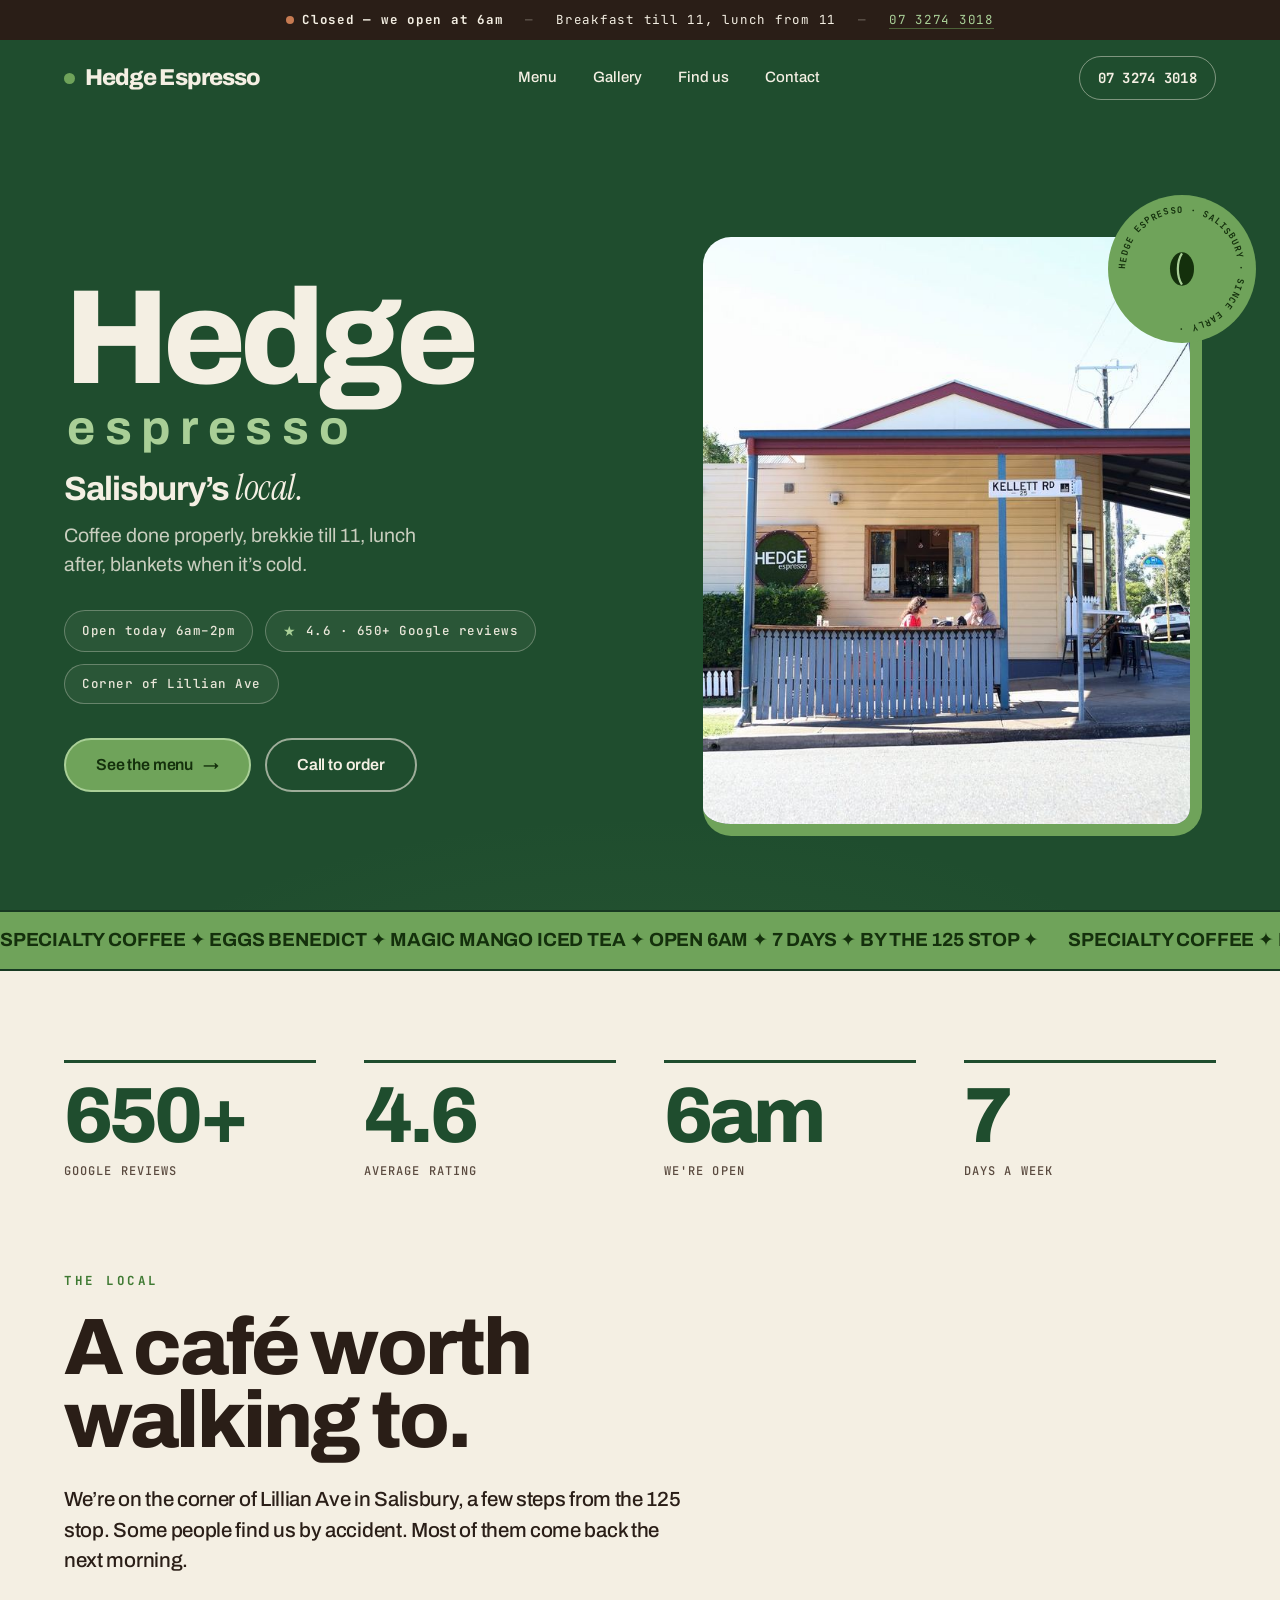
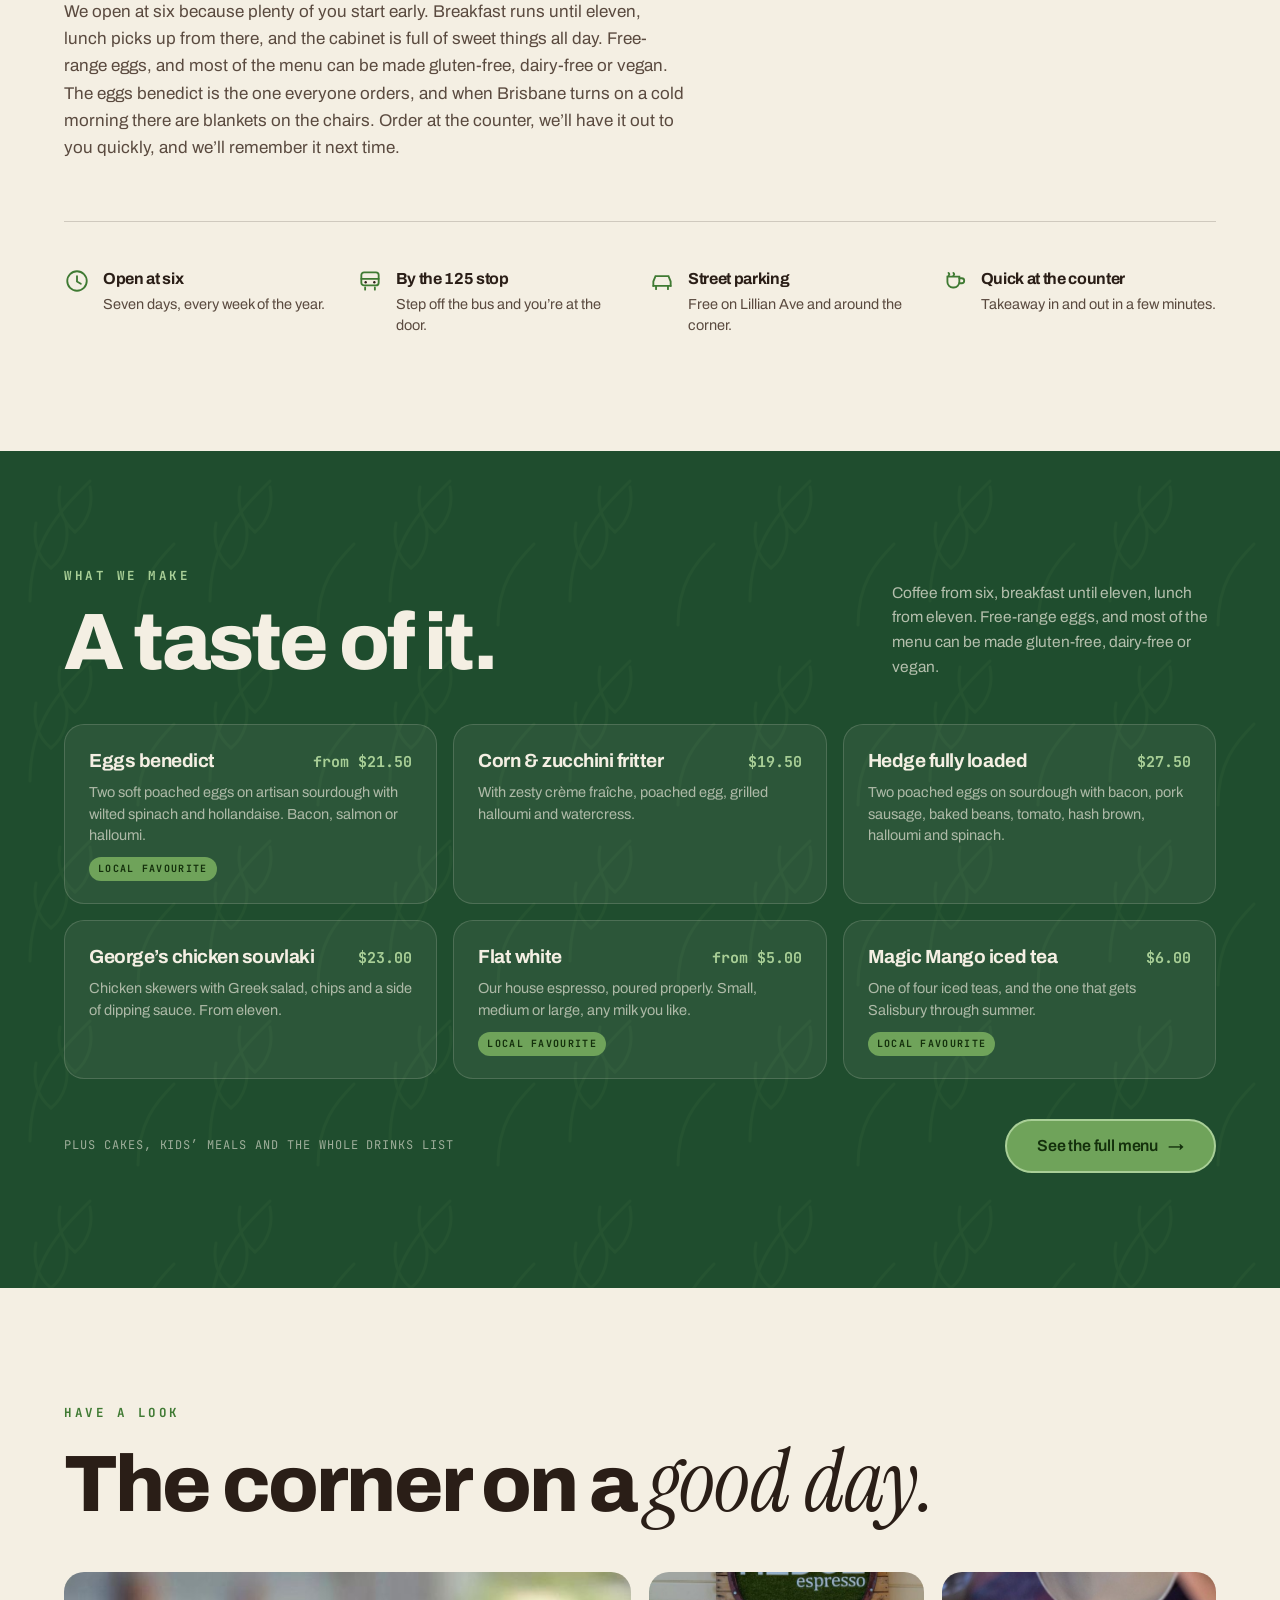
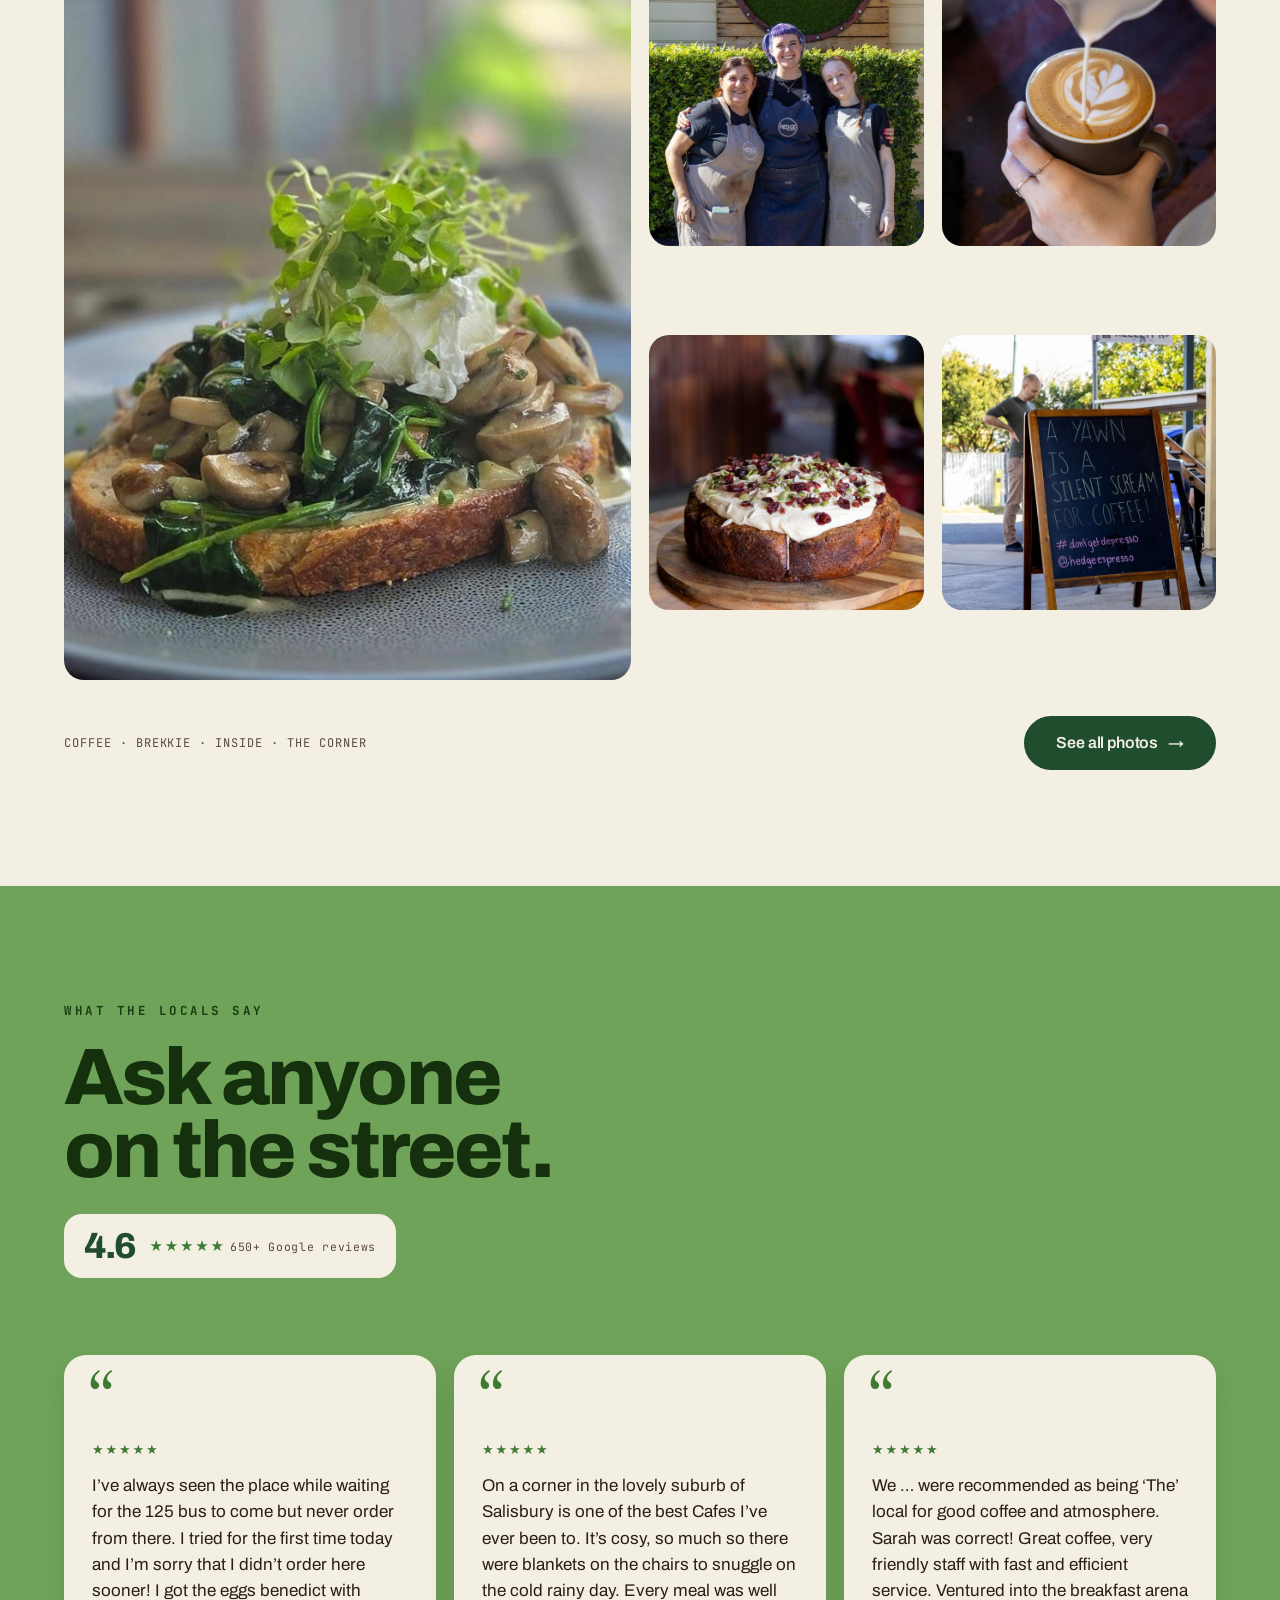
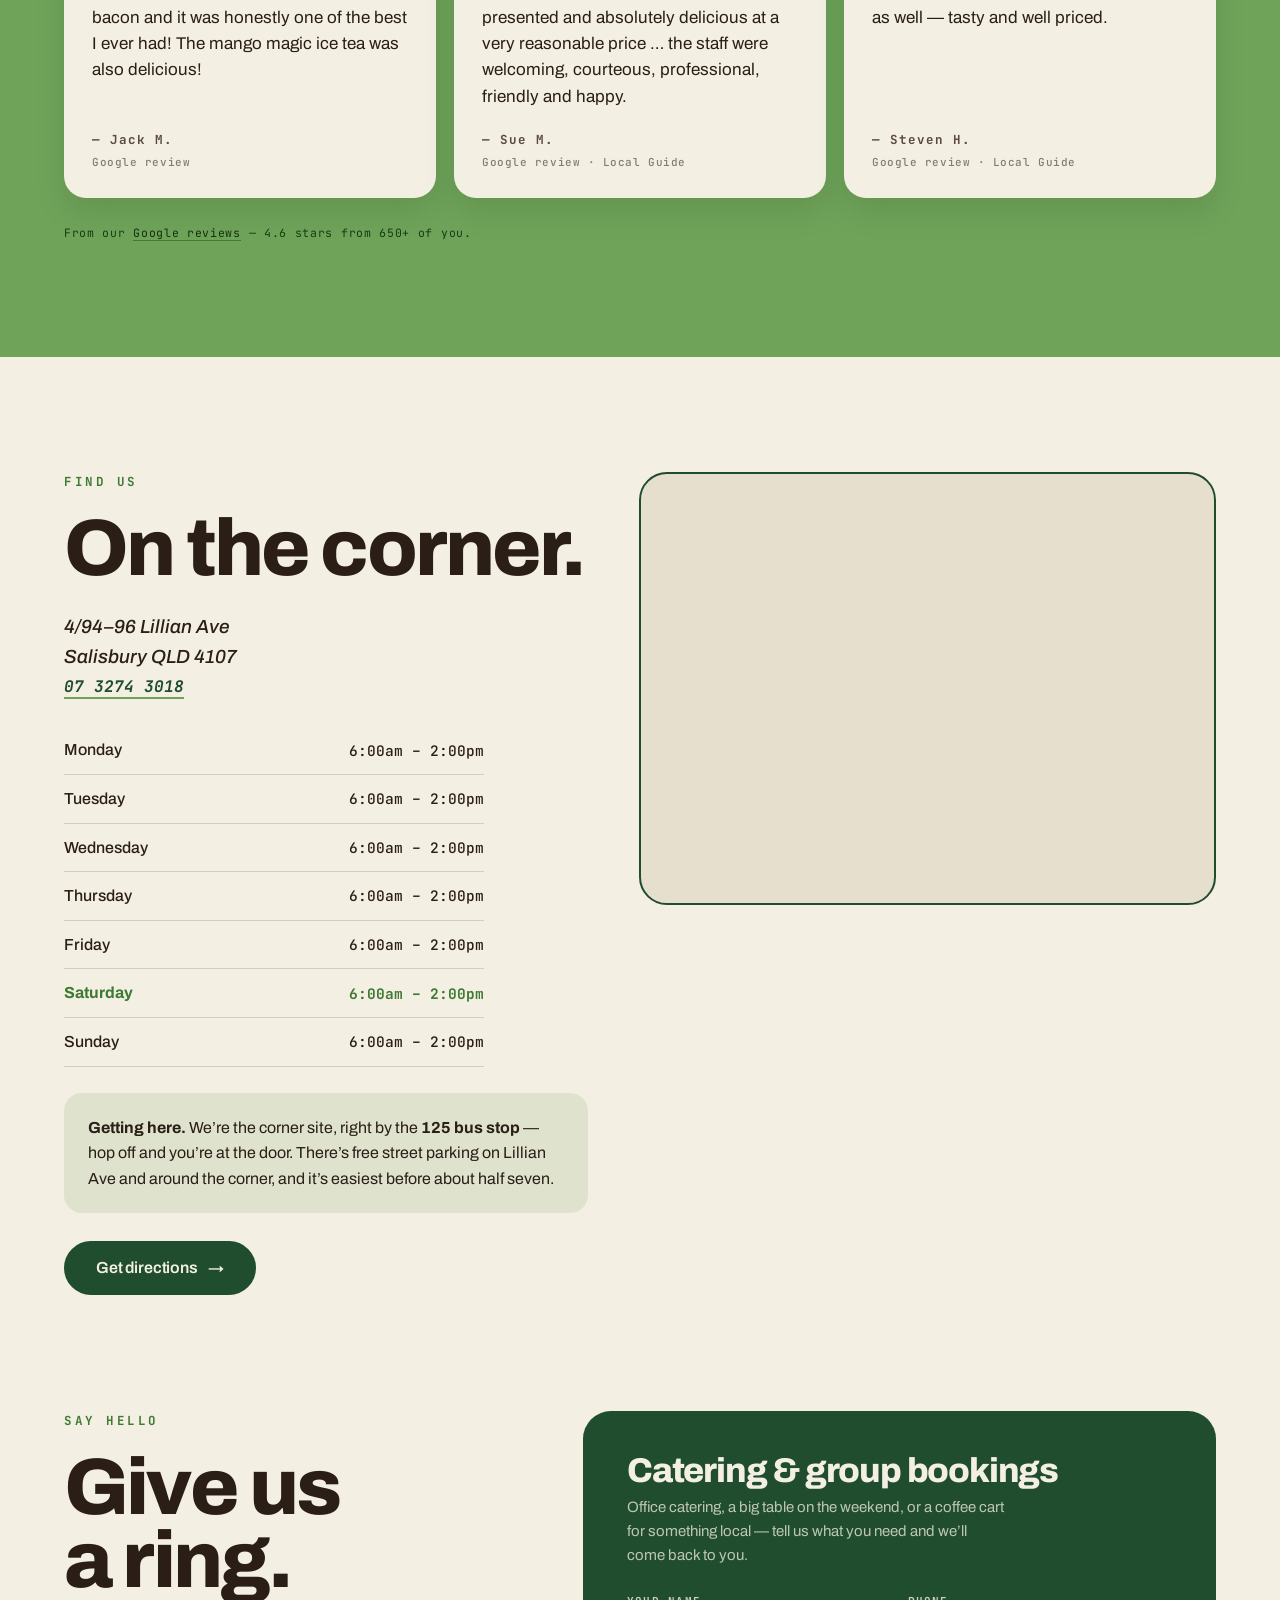
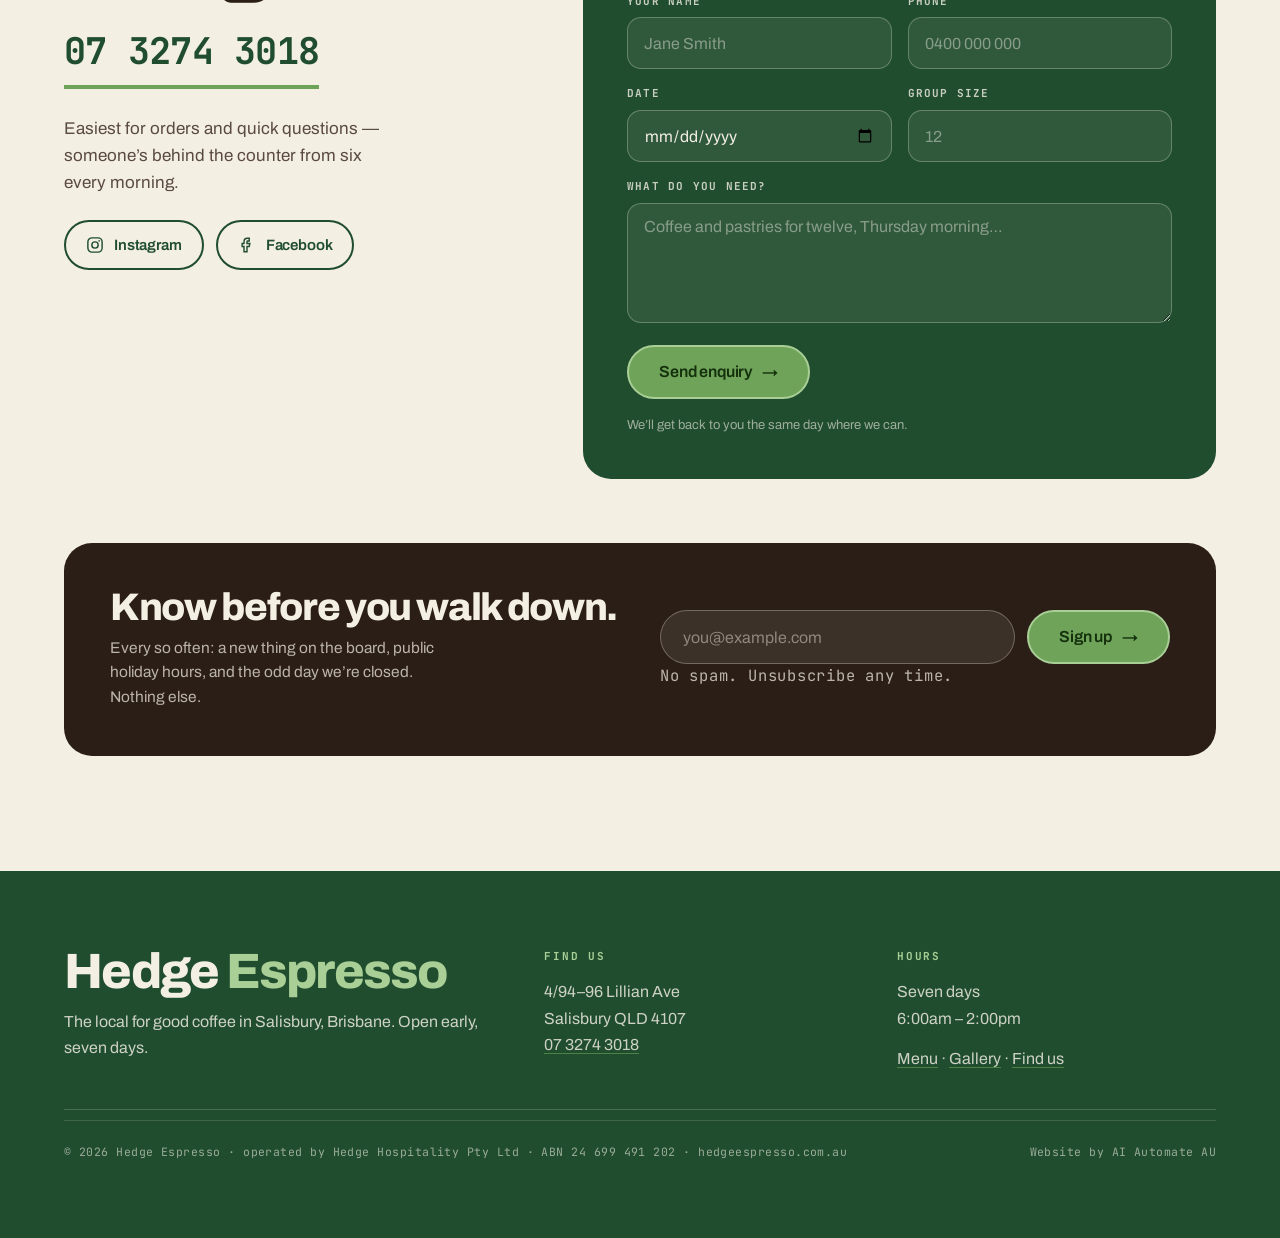
<file: index.html>
<!doctype html>
<html lang="en-AU">
<head>
<meta charset="utf-8">
<meta name="viewport" content="width=device-width, initial-scale=1">

<!-- ══ DOMAIN & INDEXING ════════════════════════════════════════════════
     hedgeespresso.com.au is printed on the café's own menus, but as of
     this build it does NOT resolve — NXDOMAIN, meaning no DNS records at
     all (not www, not mail). Anyone typing it off the menu gets an error
     page. Confirm who holds the registration BEFORE launch.

     The domain appears in exactly these places:
       index.html    canonical · og:url · footer text · schema "url"
       gallery.html  canonical · og:url · footer text
     Change all of them together if the domain turns out to be different.

     The robots tag below keeps this demo out of Google, so it can't get
     indexed in place of the real site. DELETE IT AT LAUNCH.
     ═════════════════════════════════════════════════════════════════════ -->
<title>Hedge Espresso | Café in Salisbury, Brisbane</title>
<meta name="description" content="Hedge Espresso is a neighbourhood café in Salisbury, Brisbane. Specialty coffee from 6am, breakfast until 11, lunch from 11, seven days. 4.6 stars from 650+ Google reviews.">
<link rel="canonical" href="https://hedgeespresso.com.au">
<link rel="icon" href="favicon.ico" sizes="any">
<link rel="icon" href="favicon.svg" type="image/svg+xml">
<link rel="apple-touch-icon" href="apple-touch-icon.png">
<meta name="twitter:card" content="summary_large_image">
<meta name="twitter:title" content="Hedge Espresso | Café in Salisbury, Brisbane">
<meta name="twitter:description" content="Hedge Espresso is a neighbourhood café in Salisbury, Brisbane. Specialty coffee from 6am, breakfast until 11, lunch from 11, seven days. 4.6 stars from 650+ Google reviews.">
<meta name="twitter:image" content="https://hedgeespresso.com.au/hedge-73.jpg">
<meta name="theme-color" content="#1F4D2E">

<!-- Open Graph -->
<meta property="og:type" content="website">
<meta property="og:title" content="Hedge Espresso | Café in Salisbury, Brisbane">
<meta property="og:description" content="Specialty coffee from six, breakfast till eleven, lunch from eleven. Open 6am–2pm seven days, on the corner in Salisbury.">
<meta property="og:url" content="https://hedgeespresso.com.au">
<meta property="og:image" content="hedge-73.jpg">
<meta property="og:locale" content="en_AU">

<link rel="preconnect" href="https://fonts.googleapis.com">
<link rel="preconnect" href="https://fonts.gstatic.com" crossorigin>
<link href="https://fonts.googleapis.com/css2?family=Archivo:wght@400;500;600;700;800&family=Instrument+Serif:ital@0;1&family=JetBrains+Mono:wght@500;700&display=swap" rel="stylesheet">

<link rel="stylesheet" href="styles.css">
</head>

<body>

<!-- ============ ANNOUNCEMENT BAR ============ -->
<div class="announce">
  <span class="status" id="livestatus">
    <span class="dotlive" aria-hidden="true"></span>
    <span id="statustext">Open 6am&ndash;2pm, seven days</span>
  </span>
  <span class="sep" aria-hidden="true">&mdash;</span>
  <span>Breakfast till 11, lunch from 11</span>
  <span class="sep" aria-hidden="true">&mdash;</span>
  <span><a href="tel:+61732743018">07&nbsp;3274&nbsp;3018</a></span>
</div>

<!-- ============ NAV ============ -->
<header class="nav" id="nav">
  <a class="brandmark" href="#top"><span class="dot" aria-hidden="true"></span>Hedge Espresso</a>
  <nav class="navlinks" aria-label="Primary">
    <a href="menu.html">Menu</a>
    <a href="#gallery">Gallery</a>
    <a href="#find-us">Find us</a>
    <a href="#contact">Contact</a>
  </nav>
  <a class="navphone" href="tel:+61732743018">07 3274 3018</a>
</header>

<main id="top">

<!-- ============ HERO ============ -->
<section class="hero">
  <div class="wrap hero-grid">

    <div class="hero-copy">
      <h1 class="hero-title">Hedge <span class="l2">espresso</span></h1>
      <p class="hero-tag">Salisbury&rsquo;s <span class="ser">local.</span></p>
      <p class="hero-sub">Coffee done properly, brekkie till 11, lunch after, blankets when it&rsquo;s cold.</p>

      <ul class="chips">
        <li class="chip">Open today 6am&ndash;2pm</li>
        <li class="chip"><span class="star" aria-hidden="true">&#9733;</span>4.6 &middot; 650+ Google reviews</li>
        <li class="chip">Corner of Lillian Ave</li>
      </ul>

      <div class="hero-cta">
        <a class="btn btn-primary" href="menu.html">See the menu <span class="arw" aria-hidden="true">&rarr;</span></a>
        <a class="btn btn-outline" href="tel:+61732743018">Call to order</a>
      </div>
    </div>

    <div class="hero-media">
      <div class="sticker" aria-hidden="true">
        <svg viewBox="0 0 160 160">
          <circle class="disc" cx="80" cy="80" r="80"></circle>
          <path id="badgepath" fill="none" d="M80,80 m-61,0 a61,61 0 1,1 122,0 a61,61 0 1,1 -122,0"></path>
          <text><textPath href="#badgepath" startOffset="0">HEDGE ESPRESSO &middot; SALISBURY &middot; SINCE EARLY &middot;</textPath></text>
          <ellipse class="bean" cx="80" cy="80" rx="13" ry="18"></ellipse>
          <path d="M80 63 C 74 72, 74 88, 80 97" stroke="#A9CF97" stroke-width="2.4" fill="none"></path>
        </svg>
      </div>

      <div class="frame">
        <img src="hedge-73.jpg"
             srcset="hedge-73-sm.jpg 800w, hedge-73.jpg 1280w"
             sizes="(min-width:960px) 46vw, 92vw"
             alt="Hedge Espresso on the corner of Kellett Road, Salisbury" width="1280" height="1600" fetchpriority="high">
      </div>
    </div>

  </div>
</section>

<!-- ============ TICKER ============ -->
<div class="ticker" aria-hidden="true">
  <div class="ticker-track">
    <span>SPECIALTY COFFEE &#10022; EGGS BENEDICT &#10022; MAGIC MANGO ICED TEA &#10022; OPEN 6AM &#10022; 7 DAYS &#10022; BY THE 125 STOP &#10022;&nbsp;</span>
    <span>SPECIALTY COFFEE &#10022; EGGS BENEDICT &#10022; MAGIC MANGO ICED TEA &#10022; OPEN 6AM &#10022; 7 DAYS &#10022; BY THE 125 STOP &#10022;&nbsp;</span>
  </div>
</div>

<!-- ============ NUMBERS ============ -->
<section class="light numbers" aria-label="Hedge Espresso by the numbers">
  <div class="wrap numgrid">
    <div class="num reveal">
      <span class="n" data-count="650" data-suffix="+">650+</span>
      <span class="lbl">Google reviews</span>
    </div>
    <div class="num reveal">
      <span class="n" data-count="4.6" data-decimals="1">4.6</span>
      <span class="lbl">Average rating</span>
    </div>
    <div class="num reveal">
      <span class="n" data-count="6" data-suffix="am">6am</span>
      <span class="lbl">We're open</span>
    </div>
    <div class="num reveal">
      <span class="n" data-count="7">7</span>
      <span class="lbl">Days a week</span>
    </div>
  </div>
</section>

<!-- ============ STORY + PRACTICALS ============ -->
<section class="light" style="padding-top:0">
  <div class="wrap">
    <div style="max-width:940px">
      <p class="eyebrow reveal">The local</p>
      <h2 class="h2 reveal" style="margin-bottom:26px">A café worth<br>walking to.</h2>
      <div class="reveal" style="display:grid;grid-template-columns:1fr;gap:22px;max-width:62ch">
        <p style="margin:0;font-size:clamp(1.08rem,2.2vw,1.28rem);line-height:1.5;font-weight:500;letter-spacing:-.015em">
          We&rsquo;re on the corner of Lillian Ave in Salisbury, a few steps from the 125 stop. Some people
          find us by accident. Most of them come back the next morning.
        </p>
        <p style="margin:0;color:var(--espresso-soft)">
          We open at six because plenty of you start early. Breakfast runs until eleven, lunch picks up
          from there, and the cabinet is full of sweet things all day. Free-range eggs, and most of the menu can be
          made gluten-free, dairy-free or vegan. The eggs benedict is the one everyone orders, and
          when Brisbane turns on a cold morning there are blankets on the chairs. Order at the
          counter, we&rsquo;ll have it out to you quickly, and we&rsquo;ll remember it next time.
        </p>
      </div>
    </div>

    <div class="practicals reveal">
      <div class="pract">
        <svg viewBox="0 0 24 24" aria-hidden="true"><circle cx="12" cy="12" r="9"></circle><path d="M12 7.5v5l3.5 2" stroke-linecap="round"></path></svg>
        <div><b>Open at six</b><span>Seven days, every week of the year.</span></div>
      </div>
      <div class="pract">
        <svg viewBox="0 0 24 24" aria-hidden="true"><rect x="4" y="4" width="16" height="12" rx="2.5"></rect><path d="M4 10h16M7.5 20v-2M16.5 20v-2" stroke-linecap="round"></path><circle cx="8" cy="13.2" r="1.1" fill="currentColor" stroke="none"></circle><circle cx="16" cy="13.2" r="1.1" fill="currentColor" stroke="none"></circle></svg>
        <div><b>By the 125 stop</b><span>Step off the bus and you&rsquo;re at the door.</span></div>
      </div>
      <div class="pract">
        <svg viewBox="0 0 24 24" aria-hidden="true"><path d="M4 16.5v-4l2-5h12l2 5v4" stroke-linecap="round"></path><path d="M4 16.5h16M6.5 19.5v-3M17.5 19.5v-3" stroke-linecap="round"></path></svg>
        <div><b>Street parking</b><span>Free on Lillian Ave and around the corner.</span></div>
      </div>
      <div class="pract">
        <svg viewBox="0 0 24 24" aria-hidden="true"><path d="M5 8h11v5a5 5 0 0 1-5 5H10a5 5 0 0 1-5-5V8Z"></path><path d="M16 9.5h2.2a2.3 2.3 0 0 1 0 4.6H16" stroke-linecap="round"></path><path d="M6 4.5c1 1 1 1.6 0 2.6M10.5 4.5c1 1 1 1.6 0 2.6" stroke-linecap="round"></path></svg>
        <div><b>Quick at the counter</b><span>Takeaway in and out in a few minutes.</span></div>
      </div>
    </div>
  </div>
</section>

<!-- ============ MENU HIGHLIGHTS ============ -->
<!-- Six signature items only. The full 61-item menu lives on menu.html,
     the way the big restaurant sites do it. -->
<section class="dark menu" id="menu">
  <div class="wrap">

    <div class="menu-head reveal">
      <div>
        <p class="eyebrow">What we make</p>
        <h2 class="h2">A taste of it.</h2>
      </div>
      <p class="menu-note">Coffee from six, breakfast until eleven, lunch from eleven. Free-range eggs, and most of the menu can be made gluten-free, dairy-free or vegan.</p>
    </div>

    <div class="highlights reveal">

      <article class="hicard">
        <div class="top"><h3>Eggs benedict</h3><span class="price">from $21.50</span></div>
        <p>Two soft poached eggs on artisan sourdough with wilted spinach and hollandaise. Bacon, salmon or halloumi.</p>
        <span class="fav">Local favourite</span>
      </article>

      <article class="hicard">
        <div class="top"><h3>Corn &amp; zucchini fritter</h3><span class="price">$19.50</span></div>
        <p>With zesty cr&egrave;me fra&icirc;che, poached egg, grilled halloumi and watercress.</p>
      </article>

      <article class="hicard">
        <div class="top"><h3>Hedge fully loaded</h3><span class="price">$27.50</span></div>
        <p>Two poached eggs on sourdough with bacon, pork sausage, baked beans, tomato, hash brown, halloumi and spinach.</p>
      </article>

      <article class="hicard">
        <div class="top"><h3>George&rsquo;s chicken souvlaki</h3><span class="price">$23.00</span></div>
        <p>Chicken skewers with Greek salad, chips and a side of dipping sauce. From eleven.</p>
      </article>

      <article class="hicard">
        <div class="top"><h3>Flat white</h3><span class="price">from $5.00</span></div>
        <p>Our house espresso, poured properly. Small, medium or large, any milk you like.</p>
        <span class="fav">Local favourite</span>
      </article>

      <article class="hicard">
        <div class="top"><h3>Magic Mango iced tea</h3><span class="price">$6.00</span></div>
        <p>One of four iced teas, and the one that gets Salisbury through summer.</p>
        <span class="fav">Local favourite</span>
      </article>

    </div>

    <div class="menu-cta reveal">
      <p>Plus cakes, kids&rsquo; meals and the whole drinks list</p>
      <a class="btn btn-primary" href="menu.html">See the full menu <span class="arw" aria-hidden="true">&rarr;</span></a>
    </div>

  </div>
</section>

<!-- ============ GALLERY ============ -->
<section class="light" id="gallery">
  <div class="wrap">
    <div class="gal-head reveal">
      <p class="eyebrow">Have a look</p>
      <h2 class="h2">The corner on a <span class="ser">good day.</span></h2>
    </div>

    <!-- Five picks only. Everything else lives on gallery.html.
         Kept as static HTML so Google indexes these images. -->
    <div class="gallery-grid reveal">
      <figure class="shot g-big">
        <img src="hedge-03.jpg"
             srcset="hedge-03-sm.jpg 800w, hedge-03.jpg 1600w"
             sizes="(min-width:860px) 300px, 48vw"
                         alt="Garlic mushrooms and greens on toasted sourdough" loading="lazy" width="1080" height="1350">
      </figure>

      <figure class="shot">
        <img src="hedge-67.jpg"
             srcset="hedge-67-sm.jpg 800w, hedge-67.jpg 1600w"
             sizes="(min-width:860px) 300px, 48vw"
                         alt="Three of the Hedge Espresso team outside, in front of the hedge sign" loading="lazy" width="1280" height="1600">
      </figure>

      <figure class="shot">
        <img src="hedge-69.jpg"
             srcset="hedge-69-sm.jpg 800w, hedge-69.jpg 1600w"
             sizes="(min-width:860px) 300px, 48vw"
                         alt="A latte with rosetta art, held in both hands" loading="lazy" width="1280" height="1600">
      </figure>

      <figure class="shot">
        <img src="hedge-51.jpg"
             srcset="hedge-51-sm.jpg 800w, hedge-51.jpg 1600w"
             sizes="(min-width:860px) 300px, 48vw"
                         alt="Pistachio and rosewater cake topped with cream and rose petals" loading="lazy" width="1280" height="1600">
      </figure>

      <figure class="shot">
        <img src="hedge-35.jpg"
             srcset="hedge-35-sm.jpg 800w, hedge-35.jpg 1600w"
             sizes="(min-width:860px) 300px, 48vw"
                         alt="The footpath chalkboard - a yawn is a silent scream for coffee" loading="lazy" width="1280" height="1600">
      </figure>
    </div>

    <div class="gal-more reveal">
      <p>Coffee &middot; Brekkie &middot; Inside &middot; The corner</p>
      <a class="btn btn-dark" href="gallery.html">See all photos <span class="arw" aria-hidden="true">&rarr;</span></a>
    </div>
  </div>
</section>

<!-- ============ REVIEWS ============ -->
<!-- Real reviews from the café's public Google listing, trimmed for length
     (cuts marked with an ellipsis), wording otherwise verbatim. Surnames
     reduced to an initial. -->
<section class="leafblock">
  <div class="wrap">
    <div class="rev-head reveal">
      <p class="eyebrow">What the locals say</p>
      <h2 class="h2" style="margin-bottom:26px">Ask anyone<br>on the street.</h2>

      <div class="ratingbadge">
        <span class="score">4.6</span>
        <span>
          <span class="stars" aria-hidden="true">&#9733;&#9733;&#9733;&#9733;&#9733;</span>
          <span class="meta">650+ Google reviews</span>
        </span>
      </div>
    </div>

    <div class="rev-grid">
      <figure class="rev reveal">
        <span class="qm" aria-hidden="true">&ldquo;</span>
        <span class="stars5" aria-label="Five out of five stars">&#9733;&#9733;&#9733;&#9733;&#9733;</span>
        <p>I&rsquo;ve always seen the place while waiting for the 125 bus to come but never order from
        there. I tried for the first time today and I&rsquo;m sorry that I didn&rsquo;t order here
        sooner! I got the eggs benedict with bacon and it was honestly one of the best I ever had!
        The mango magic ice tea was also delicious!</p>
        <figcaption>&mdash; Jack M.<span class="when">Google review</span></figcaption>
      </figure>

      <figure class="rev reveal">
        <span class="qm" aria-hidden="true">&ldquo;</span>
        <span class="stars5" aria-label="Five out of five stars">&#9733;&#9733;&#9733;&#9733;&#9733;</span>
        <p>On a corner in the lovely suburb of Salisbury is one of the best Cafes I&rsquo;ve ever been
        to. It&rsquo;s cosy, so much so there were blankets on the chairs to snuggle on the cold rainy
        day. Every meal was well presented and absolutely delicious at a very reasonable price
        &hellip; the staff were welcoming, courteous, professional, friendly and happy.</p>
        <figcaption>&mdash; Sue M.<span class="when">Google review &middot; Local Guide</span></figcaption>
      </figure>

      <figure class="rev reveal">
        <span class="qm" aria-hidden="true">&ldquo;</span>
        <span class="stars5" aria-label="Five out of five stars">&#9733;&#9733;&#9733;&#9733;&#9733;</span>
        <p>We &hellip; were recommended as being &lsquo;The&rsquo; local for good coffee and
        atmosphere. Sarah was correct! Great coffee, very friendly staff with fast and efficient
        service. Ventured into the breakfast arena as well &mdash; tasty and well priced.</p>
        <figcaption>&mdash; Steven H.<span class="when">Google review &middot; Local Guide</span></figcaption>
      </figure>
    </div>

    <p class="rev-tag reveal">From our <a href="https://www.google.com/maps/search/?api=1&amp;query=Hedge+Espresso+Salisbury+QLD+4107" target="_blank" rel="noopener">Google reviews</a> &mdash; 4.6 stars from 650+ of you.</p>
  </div>
</section>

<!-- ============ FIND US ============ -->
<section class="light" id="find-us">
  <div class="wrap">
    <div class="find-grid">

      <div class="reveal">
        <p class="eyebrow">Find us</p>
        <h2 class="h2" style="margin-bottom:26px">On the corner.</h2>

        <address class="addr">
          4/94&ndash;96 Lillian Ave<br>
          Salisbury QLD 4107<br>
          <a href="tel:+61732743018" style="color:var(--hedge);font-family:var(--mono);font-weight:700;font-size:16px;text-decoration:none;border-bottom:2px solid var(--leaf)">07 3274 3018</a>
        </address>

        <table class="hours-table" id="hours">
          <caption class="sr-only">Opening hours for Hedge Espresso</caption>
          <tbody>
            <tr data-day="1"><th scope="row">Monday</th><td>6:00am &ndash; 2:00pm</td></tr>
            <tr data-day="2"><th scope="row">Tuesday</th><td>6:00am &ndash; 2:00pm</td></tr>
            <tr data-day="3"><th scope="row">Wednesday</th><td>6:00am &ndash; 2:00pm</td></tr>
            <tr data-day="4"><th scope="row">Thursday</th><td>6:00am &ndash; 2:00pm</td></tr>
            <tr data-day="5"><th scope="row">Friday</th><td>6:00am &ndash; 2:00pm</td></tr>
            <tr data-day="6"><th scope="row">Saturday</th><td>6:00am &ndash; 2:00pm</td></tr>
            <tr data-day="0"><th scope="row">Sunday</th><td>6:00am &ndash; 2:00pm</td></tr>
          </tbody>
        </table>

        <p class="practical">
          <strong>Getting here.</strong> We&rsquo;re the corner site, right by the <strong>125 bus stop</strong> &mdash;
          hop off and you&rsquo;re at the door. There&rsquo;s free street parking on Lillian Ave and around the corner,
          and it&rsquo;s easiest before about half seven.
        </p>

        <a class="btn btn-dark" href="https://www.google.com/maps/dir/?api=1&amp;destination=4%2F94-96%20Lillian%20Ave%2C%20Salisbury%20QLD%204107" target="_blank" rel="noopener">
          Get directions <span class="arw" aria-hidden="true">&rarr;</span>
        </a>
      </div>

      <div class="mapbox reveal">
        <iframe
          title="Map showing Hedge Espresso at 4/94-96 Lillian Ave, Salisbury QLD 4107"
          src="https://www.google.com/maps?q=4%2F94-96%20Lillian%20Ave%2C%20Salisbury%20QLD%204107&amp;output=embed"
          loading="lazy"
          referrerpolicy="no-referrer-when-downgrade"></iframe>
      </div>

    </div>
  </div>
</section>

<!-- ============ CONTACT ============ -->
<section class="light" id="contact" style="padding-top:0">
  <div class="wrap">
    <div class="contact-grid">

      <div class="reveal">
        <p class="eyebrow">Say hello</p>
        <h2 class="h2" style="margin-bottom:24px">Give us a ring.</h2>

        <a class="calllink" href="tel:+61732743018">07 3274 3018</a>

        <p style="margin:0 0 24px;color:var(--espresso-soft);max-width:34ch">
          Easiest for orders and quick questions &mdash; someone&rsquo;s behind the counter from six every morning.
        </p>

        <ul class="socials">
          <li>
            <a class="social" href="https://www.instagram.com/hedge_espresso_/" target="_blank" rel="noopener"
               aria-label="Hedge Espresso on Instagram, @hedge_espresso_">
              <svg viewBox="0 0 24 24" fill="none" stroke="currentColor" stroke-width="1.9" aria-hidden="true">
                <rect x="2.5" y="2.5" width="19" height="19" rx="5.5"></rect>
                <circle cx="12" cy="12" r="4.2"></circle>
                <circle cx="17.5" cy="6.5" r="1.1" fill="currentColor" stroke="none"></circle>
              </svg>
              Instagram
            </a>
          </li>
          <li>
            <!-- If the vanity URL below is ever wrong, the owner-supplied share
               link was: https://www.facebook.com/share/1D2TcQQgB2/ -->
            <a class="social" href="https://www.facebook.com/hedgeespresso/" target="_blank" rel="noopener"
               aria-label="Hedge Espresso on Facebook">
              <svg viewBox="0 0 24 24" fill="none" stroke="currentColor" stroke-width="1.9" aria-hidden="true">
                <path d="M15 3h-2.5A4.5 4.5 0 0 0 8 7.5V10H5.5v4H8v7h4v-7h3l.8-4H12V7.7c0-.6.4-1 1-1h2Z"></path>
              </svg>
              Facebook
            </a>
          </li>
        </ul>
      </div>

      <div class="formcard reveal">

        <form id="booking-form" action="https://formspree.io/f/mgakawbl" method="POST" novalidate>
          <h3>Catering &amp; group bookings</h3>
          <p class="lede">Office catering, a big table on the weekend, or a coffee cart for something local &mdash; tell us what you need and we&rsquo;ll come back to you.</p>

          <!-- Sets the subject line of the email Nicole receives, so a real
               enquiry stands out in a busy inbox. -->
          <input type="hidden" name="_subject" value="Catering enquiry from hedgeespresso.com.au">

          <div class="fields">
            <div class="field">
              <label for="f-name">Your name</label>
              <input id="f-name" name="name" type="text" autocomplete="name" placeholder="Jane Smith" required>
            </div>
            <div class="field">
              <label for="f-phone">Phone</label>
              <input id="f-phone" name="phone" type="tel" autocomplete="tel" placeholder="0400 000 000" required>
            </div>
            <div class="field">
              <label for="f-date">Date</label>
              <input id="f-date" name="date" type="date">
            </div>
            <div class="field">
              <label for="f-size">Group size</label>
              <input id="f-size" name="group_size" type="number" min="1" step="1" placeholder="12" inputmode="numeric">
            </div>
            <div class="field f-full">
              <label for="f-msg">What do you need?</label>
              <textarea id="f-msg" name="message" placeholder="Coffee and pastries for twelve, Thursday morning&hellip;"></textarea>
            </div>
          </div>

          <button class="btn btn-primary" type="submit">Send enquiry <span class="arw" aria-hidden="true">&rarr;</span></button>
          <p class="formnote" id="form-note" role="status">We&rsquo;ll get back to you the same day where we can.</p>
        </form>

        <div class="thanks" id="thanks" role="status">
          <div class="tick" aria-hidden="true">
            <svg width="26" height="26" viewBox="0 0 24 24" fill="none" stroke="#14300c" stroke-width="3" stroke-linecap="round" stroke-linejoin="round"><path d="M4 12.5 9.5 18 20 6.5"></path></svg>
          </div>
          <h3>Thanks &mdash; that&rsquo;s come through.</h3>
          <p>We&rsquo;ll be in touch shortly. If it&rsquo;s urgent, ring us on <a href="tel:+61732743018" style="color:var(--leaf-soft)">07 3274 3018</a>.</p>
        </div>

      </div>

    </div>

    <!-- newsletter -->
    <div class="signup reveal" style="margin-top:clamp(40px,5vw,64px)">
      <div>
        <h3>Know before you walk down.</h3>
        <p>Every so often: a new thing on the board, public holiday hours, and the odd day we&rsquo;re closed. Nothing else.</p>
      </div>
      <div>
        <form id="signup-form" action="https://formspree.io/f/xbgogrne" method="POST" novalidate>
          <input type="hidden" name="_subject" value="Newsletter signup from hedgeespresso.com.au">
          <div class="signup-row">
            <label class="sr-only" for="s-email">Email address</label>
            <input id="s-email" name="email" type="email" autocomplete="email" placeholder="you@example.com" required>
            <button class="btn btn-primary" type="submit">Sign up <span class="arw" aria-hidden="true">&rarr;</span></button>
          </div>
          <p class="signup-note" id="signup-note">No spam. Unsubscribe any time.</p>
        </form>
        <p class="signup-done" id="signup-done">Thanks &mdash; you&rsquo;re on the list. See you in the morning.</p>
      </div>
    </div>

  </div>
</section>
</main>

<!-- ============ FOOTER ============ -->
<footer class="foot">
  <div class="wrap">
    <div class="foot-grid">

      <div>
        <h2>Hedge <span>Espresso</span></h2>
        <p>The local for good coffee in Salisbury, Brisbane. Open early, seven days.</p>
      </div>

      <div>
        <h4>Find us</h4>
        <address>
          4/94&ndash;96 Lillian Ave<br>
          Salisbury QLD 4107<br>
          <a href="tel:+61732743018">07 3274 3018</a>
        </address>
      </div>

      <div>
        <h4>Hours</h4>
        <p>Seven days<br>6:00am &ndash; 2:00pm</p>
        <p style="margin-top:14px"><a href="menu.html">Menu</a> &middot; <a href="#gallery">Gallery</a> &middot; <a href="#find-us">Find us</a></p>
      </div>

    </div>


    <div class="foot-base">
      <span>&copy; <span id="yr">2026</span> Hedge Espresso &middot; operated by Hedge Hospitality Pty Ltd &middot; ABN 24&nbsp;699&nbsp;491&nbsp;202 &middot; hedgeespresso.com.au</span>
      <span>Website by AI Automate AU</span>
    </div>
  </div>
</footer>
<!-- ============ LOCAL BUSINESS SCHEMA ============ -->
<script type="application/ld+json">
{
  "@context": "https://schema.org",
  "@type": "CafeOrCoffeeShop",
  "name": "Hedge Espresso",
  "url": "https://hedgeespresso.com.au",
  "image": "hedge-73.jpg",
  "telephone": "+61732743018",
  "servesCuisine": [
    "Coffee",
    "Breakfast",
    "Lunch"
  ],
  "address": {
    "@type": "PostalAddress",
    "streetAddress": "4/94-96 Lillian Ave",
    "addressLocality": "Salisbury",
    "addressRegion": "QLD",
    "postalCode": "4107",
    "addressCountry": "AU"
  },
  "sameAs": [
    "https://www.instagram.com/hedge_espresso_/",
    "https://www.facebook.com/hedgeespresso/"
  ],
  "aggregateRating": {
    "@type": "AggregateRating",
    "ratingValue": "4.6",
    "reviewCount": "650"
  },
  "openingHoursSpecification": [
    {
      "@type": "OpeningHoursSpecification",
      "dayOfWeek": [
        "Monday",
        "Tuesday",
        "Wednesday",
        "Thursday",
        "Friday",
        "Saturday",
        "Sunday"
      ],
      "opens": "06:00",
      "closes": "14:00"
    }
  ],
  "hasMenu": "https://hedgeespresso.com.au/menu.html",
  "priceRange": "$$",
  "currenciesAccepted": "AUD",
  "geo": {
    "@type": "GeoCoordinates",
    "latitude": -27.553331,
    "longitude": 153.025363
  },
  "hasMap": "https://www.google.com/maps/search/?api=1&query=-27.553331,153.025363"
}
</script>

<script src="site.js" defer></script>

<!-- ============ STICKY MOBILE BAR ============ -->
<div class="mobilebar">
  <a class="btn btn-primary" href="menu.html">Menu</a>
  <a class="btn btn-outline" href="gallery.html">Photos</a>
  <a class="btn btn-outline" href="tel:+61732743018">Call</a>
</div>

</body>
</html>
</file>
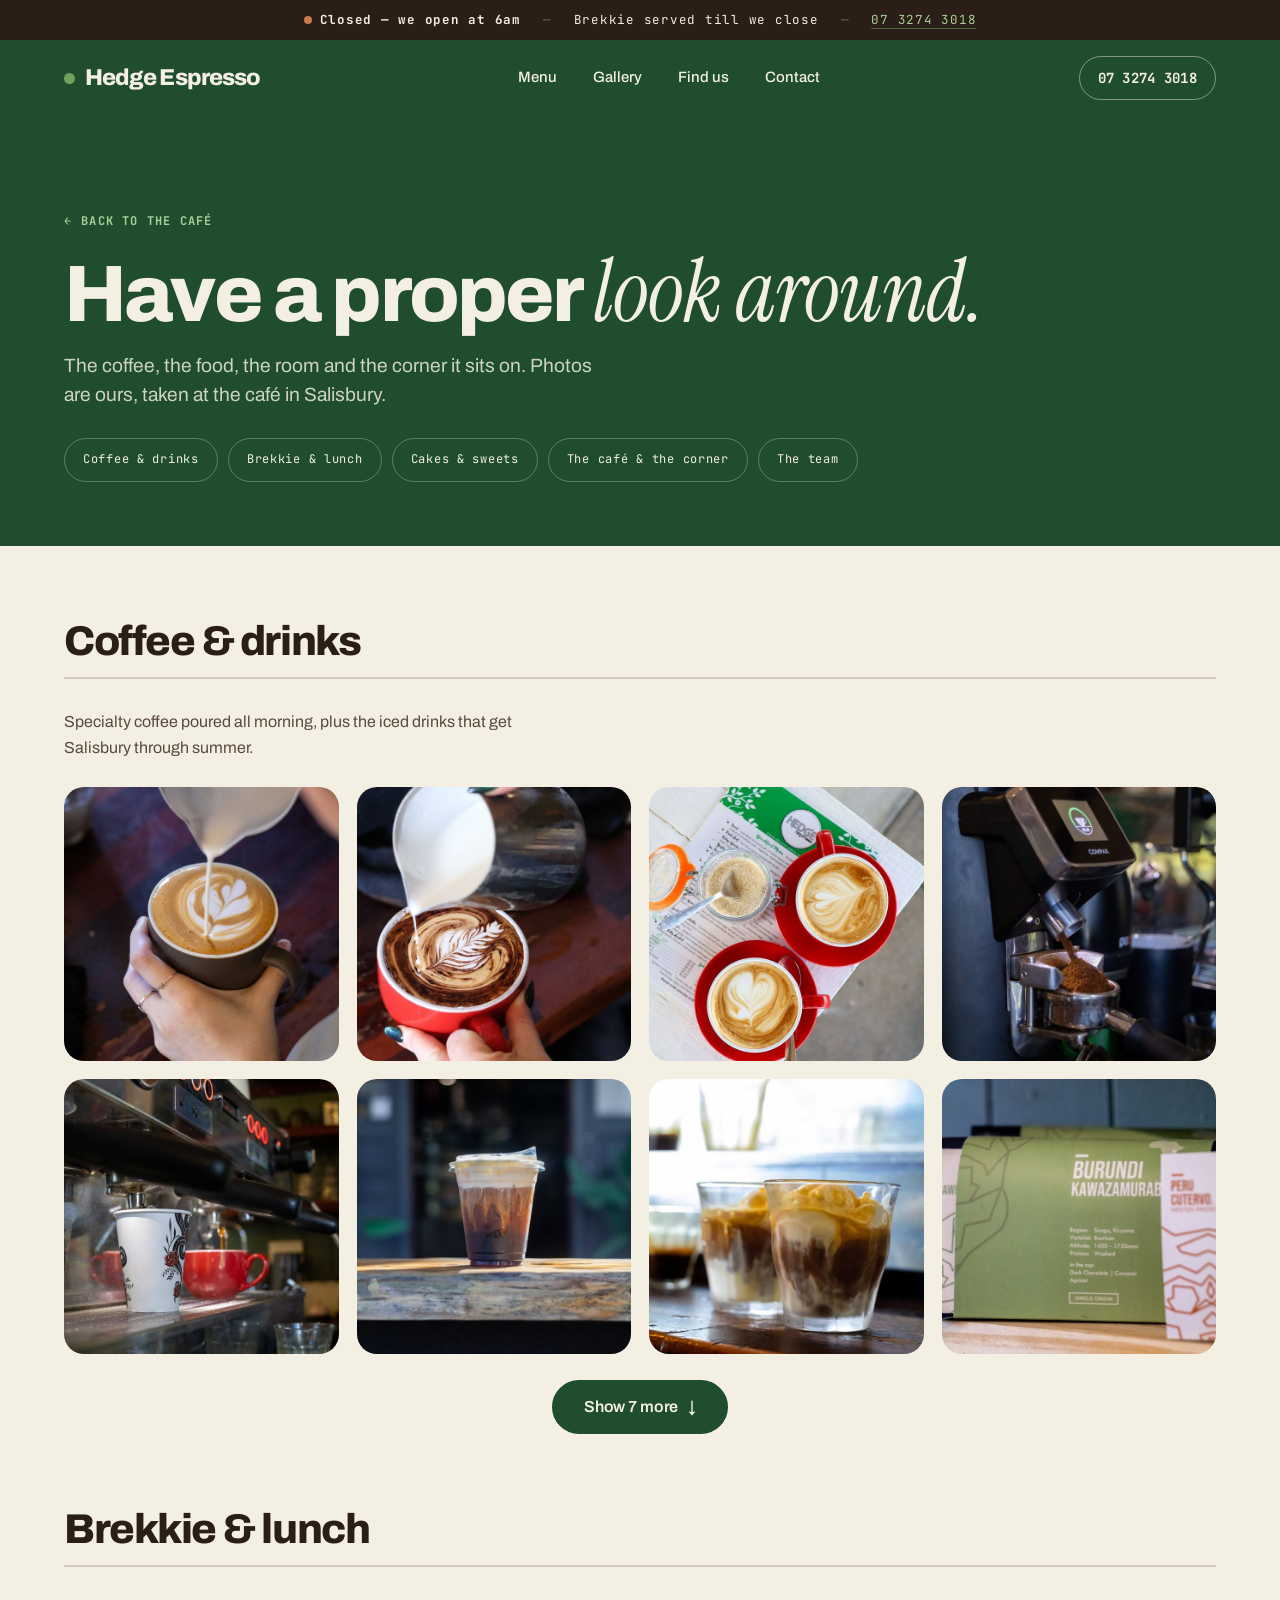
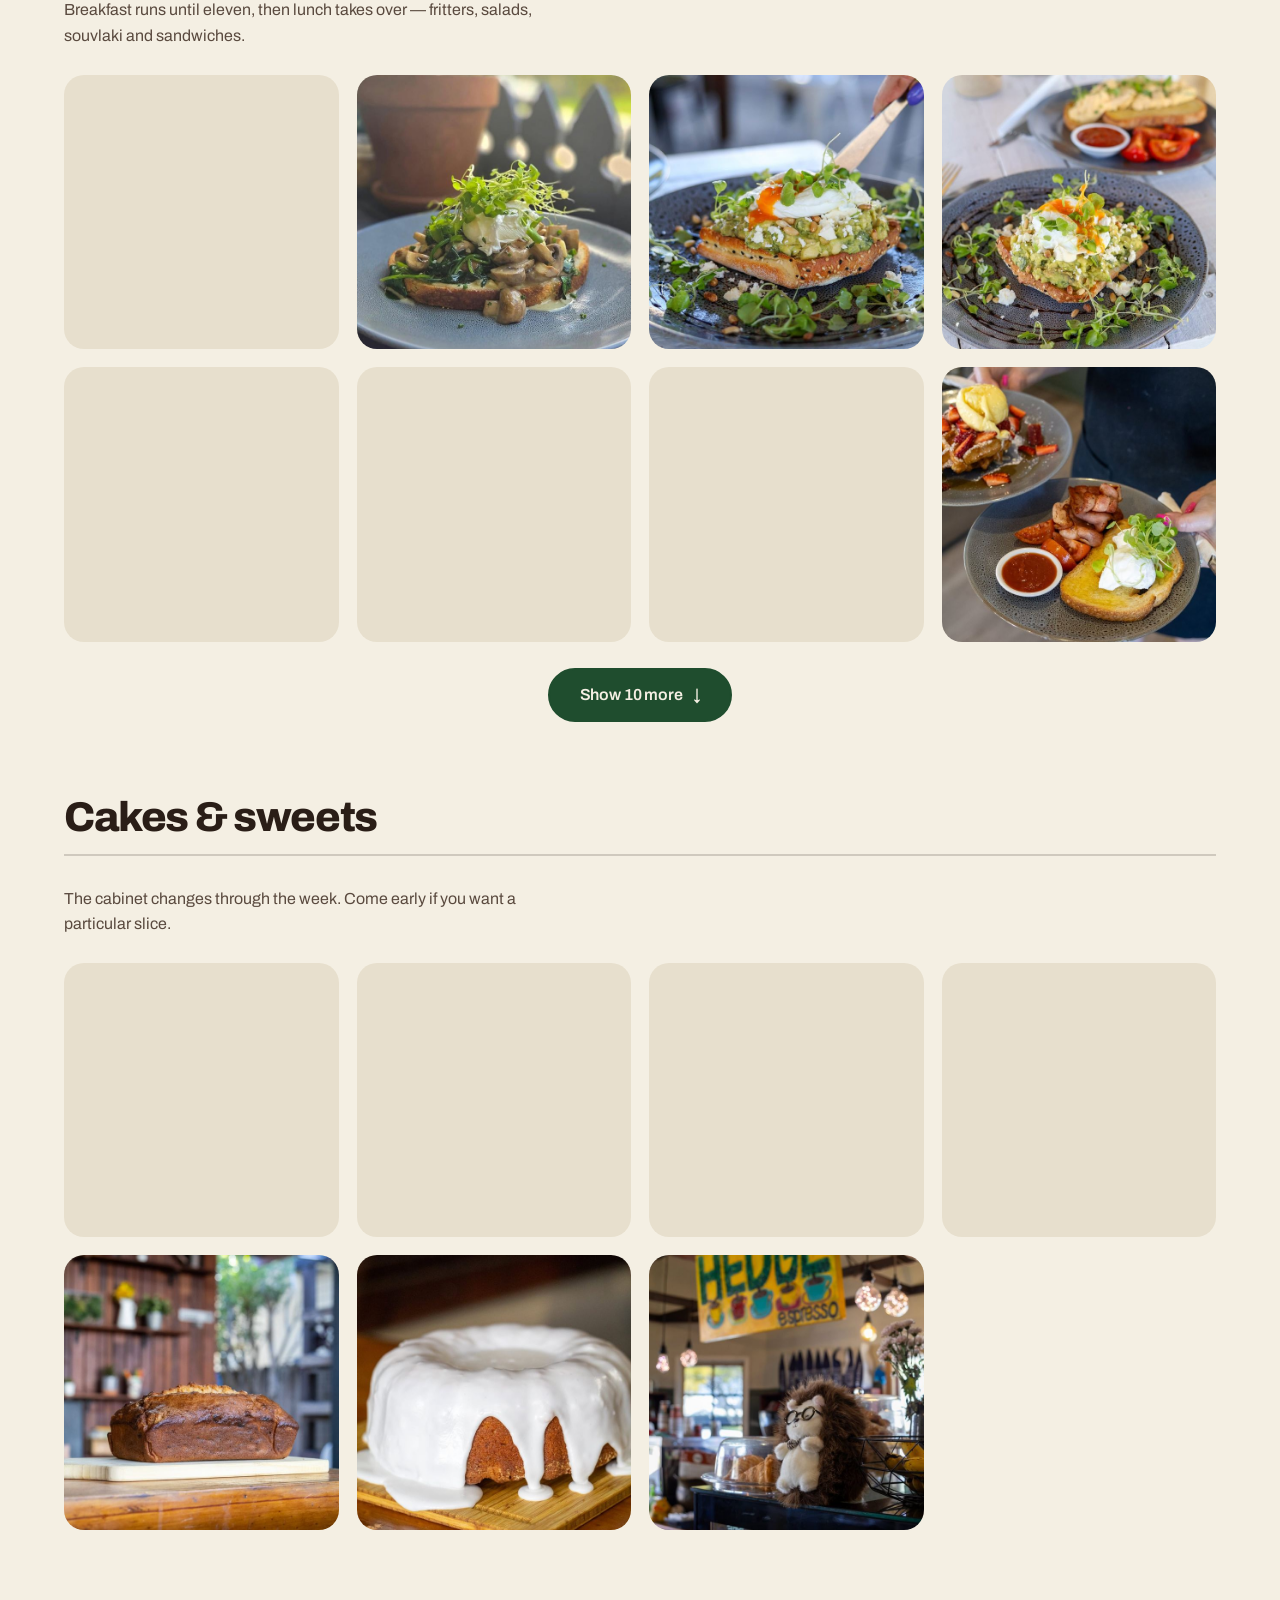
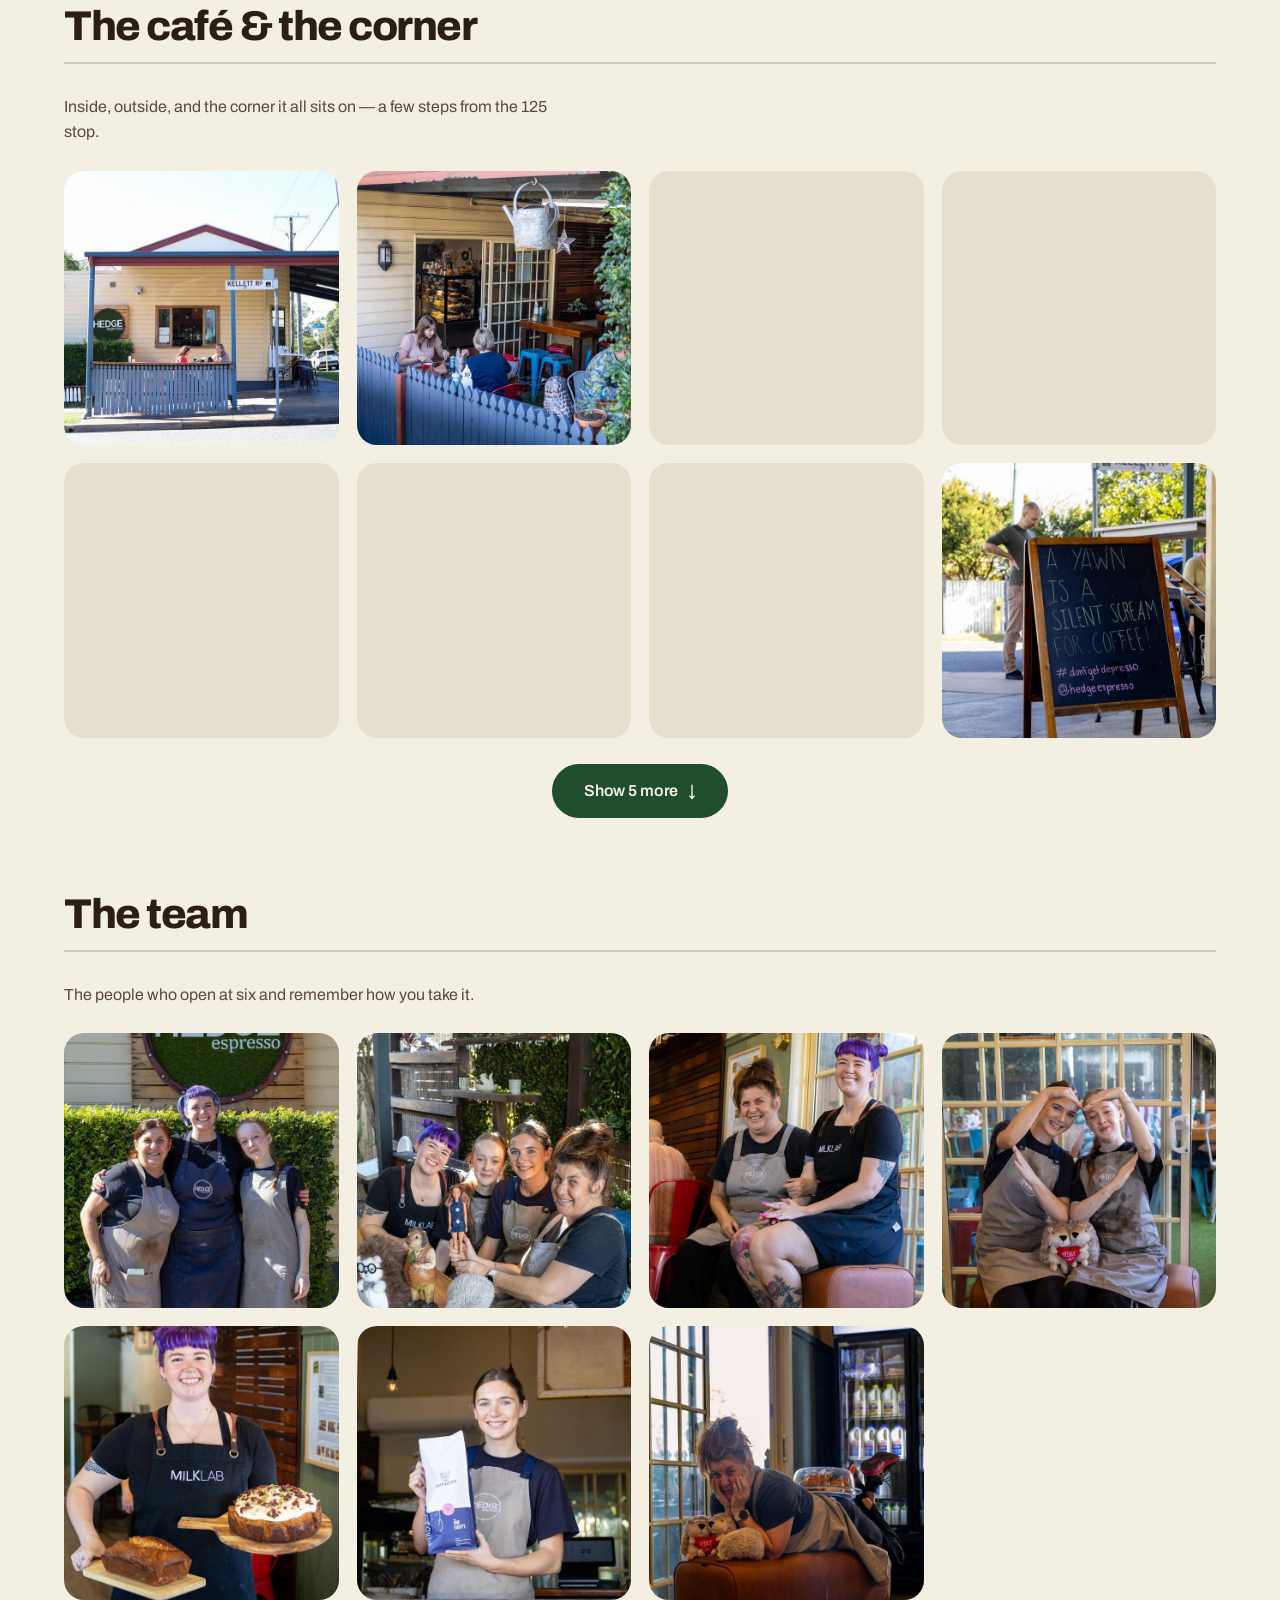
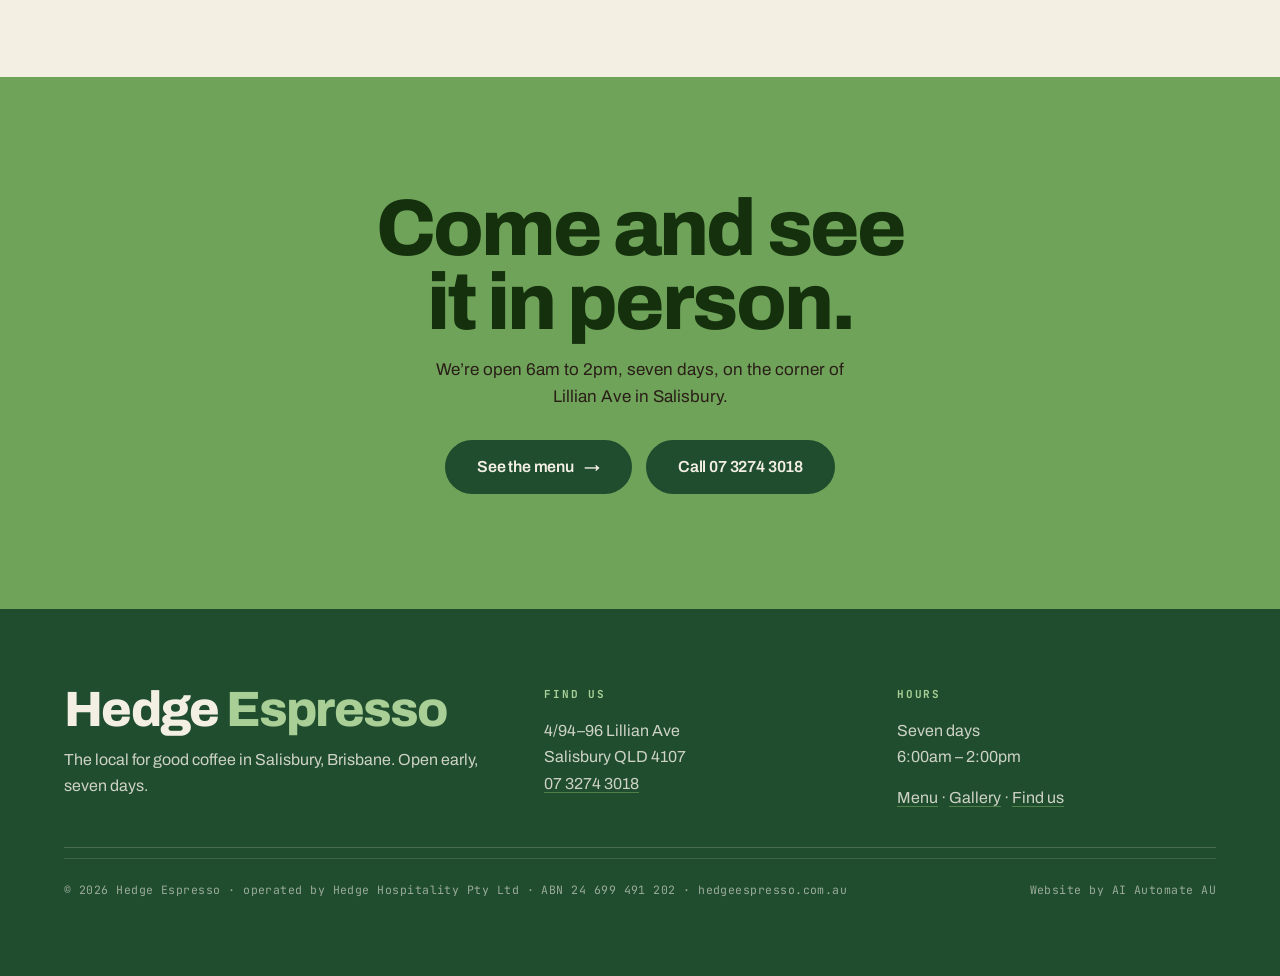
<file: gallery.html>
<!doctype html>
<html lang="en-AU">
<head>
<meta charset="utf-8">
<meta name="viewport" content="width=device-width, initial-scale=1">

<!-- ══ DOMAIN & INDEXING ════════════════════════════════════════════════
     hedgeespresso.com.au is printed on the café's own menus, but as of
     this build it does NOT resolve — NXDOMAIN, meaning no DNS records at
     all (not www, not mail). Anyone typing it off the menu gets an error
     page. Confirm who holds the registration BEFORE launch.

     The domain appears in exactly these places:
       index.html    canonical · og:url · footer text · schema "url"
       gallery.html  canonical · og:url · footer text
     Change all of them together if the domain turns out to be different.

     The robots tag below keeps this demo out of Google, so it can't get
     indexed in place of the real site. DELETE IT AT LAUNCH.
     ═════════════════════════════════════════════════════════════════════ -->
<title>Photos | Hedge Espresso, Café in Salisbury Brisbane</title>
<meta name="description" content="Photos of Hedge Espresso — our coffee, breakfast and lunch, the room, and the corner shopfront on Lillian Ave, Salisbury, Brisbane.">
<link rel="canonical" href="https://hedgeespresso.com.au/gallery.html">
<link rel="icon" href="favicon.ico" sizes="any">
<link rel="icon" href="favicon.svg" type="image/svg+xml">
<link rel="apple-touch-icon" href="apple-touch-icon.png">
<meta name="twitter:card" content="summary_large_image">
<meta name="twitter:title" content="Photos | Hedge Espresso, Café in Salisbury Brisbane">
<meta name="twitter:description" content="Photos of Hedge Espresso — our coffee, breakfast and lunch, the room, and the corner shopfront on Lillian Ave, Salisbury, Brisbane.">
<meta name="twitter:image" content="https://hedgeespresso.com.au/hedge-51.jpg">
<meta name="theme-color" content="#1F4D2E">

<meta property="og:type" content="website">
<meta property="og:title" content="Photos | Hedge Espresso, Salisbury">
<meta property="og:description" content="A look around our café on the corner of Lillian Ave, Salisbury.">
<meta property="og:url" content="https://hedgeespresso.com.au/gallery.html">
<meta property="og:image" content="owner-photo-2.jpg">
<meta property="og:locale" content="en_AU">

<link rel="preconnect" href="https://fonts.googleapis.com">
<link rel="preconnect" href="https://fonts.gstatic.com" crossorigin>
<link href="https://fonts.googleapis.com/css2?family=Archivo:wght@400;500;600;700;800&family=Instrument+Serif:ital@0;1&family=JetBrains+Mono:wght@500;700&display=swap" rel="stylesheet">

<link rel="stylesheet" href="styles.css">

<!-- ═══════════════════════════════════════════════════════════════════
     THE PHOTO LIST — this is the only part you need to edit.

     These are Hedge Espresso's own photos. The files sit in the same
     folder as this page, named hedge-01.jpg and so on.

     Each line has four parts:
       n    : the photo's number (matches the filename)
       file : the filename, lowercase, exactly as saved
       alt  : a plain description. It is read aloud to blind visitors
              and read by Google, so keep it describing the photo.
       cat  : which section it sits in — coffee, food, sweets or place

     To take a photo off the site, delete its line. To add one, copy a
     line and change the number and the description. Nothing else needs
     changing — the page builds the grids from this list.
     ═══════════════════════════════════════════════════════════════════ -->
<script>
var PHOTOS = [

  /* ---- COFFEE & DRINKS (15) ---- */
  { n:69, file:'hedge-69.jpg', alt:'A latte with rosetta art, held in both hands',                    cat:'coffee' },
  { n:19, file:'hedge-19.jpg', alt:'Steamed milk being poured into a latte in a red cup',             cat:'coffee' },
  { n:57, file:'hedge-57.jpg', alt:'Two lattes in red cups on the menu, seen from above',             cat:'coffee' },
  { n:72, file:'hedge-72.jpg', alt:'Freshly ground coffee dosed into an espresso portafilter',        cat:'coffee' },
  { n:32, file:'hedge-32.jpg', alt:'Red cups warming on top of the espresso machine',                 cat:'coffee' },
  { n:10, file:'hedge-10.jpg', alt:'An iced coffee on the window bench',                              cat:'coffee' },
  { n:23, file:'hedge-23.jpg', alt:'Two iced coffees with ice cream, backlit by the window',          cat:'coffee' },
  { n:24, file:'hedge-24.jpg', alt:'Bags of Burundi and Peru single-origin coffee beans',             cat:'coffee' },
  { n:26, file:'hedge-26.jpg', alt:'A bag of Peru Cutervo single-origin beans on the timber counter', cat:'coffee' },
  { n:27, file:'hedge-27.jpg', alt:'Bear Bones coffee bags lined up on the counter',                  cat:'coffee' },
  { n:25, file:'hedge-25.jpg', alt:'Retail shelves of coffee beans beside the counter',               cat:'coffee' },
  { n:68, file:'hedge-68.jpg', alt:'A barista pulling shots behind the machine',                      cat:'coffee' },
  { n:29, file:'hedge-29.jpg', alt:'Tamping a shot at the espresso machine',                          cat:'coffee' },
  { n:58, file:'hedge-58.jpg', alt:'Steaming milk behind the counter',                                cat:'coffee' },
  { n:70, file:'hedge-70.jpg', alt:'Behind the counter between the grinders',                         cat:'coffee' },

  /* ---- BREAKFAST & LUNCH (18) ---- */
  { n: 3, file:'hedge-03.jpg', alt:'Garlic mushrooms and greens on toasted sourdough',                cat:'food' },
  { n: 2, file:'hedge-02.jpg', alt:'Mushroom toast topped with frisee',                               cat:'food' },
  { n:12, file:'hedge-12.jpg', alt:'Smashed avocado on toast with a poached egg and micro herbs',     cat:'food' },
  { n:60, file:'hedge-60.jpg', alt:'Avocado toast with feta, chilli and a poached egg',               cat:'food' },
  { n:15, file:'hedge-15.jpg', alt:'Eggs benedict with hollandaise, carried to the table',            cat:'food' },
  { n:62, file:'hedge-62.jpg', alt:'Eggs benedict with bacon on toasted sourdough',                   cat:'food' },
  { n:13, file:'hedge-13.jpg', alt:'Poached eggs and bacon with avocado and micro herbs',             cat:'food' },
  { n:38, file:'hedge-38.jpg', alt:'The big breakfast - bacon, poached eggs, relish and sourdough',   cat:'food' },
  { n:39, file:'hedge-39.jpg', alt:'A big breakfast plate being set down on the table',               cat:'food' },
  { n:16, file:'hedge-16.jpg', alt:'A corn fritter stack with poached egg and hollandaise',           cat:'food' },
  { n:54, file:'hedge-54.jpg', alt:'Two plates - a corn fritter stack and eggs benedict',             cat:'food' },
  { n:14, file:'hedge-14.jpg', alt:'Waffles with strawberries, cream and ice cream',                  cat:'food' },
  { n:61, file:'hedge-61.jpg', alt:'Hash browns, a fried egg and house-made beans',                   cat:'food' },
  { n:18, file:'hedge-18.jpg', alt:'Scrambled eggs on sourdough with relish and strawberries',        cat:'food' },
  { n:17, file:'hedge-17.jpg', alt:'A tray of muffins fresh from the oven',                           cat:'food' },
  { n: 1, file:'hedge-01.jpg', alt:'Chia puddings layered with fresh fruit',                          cat:'food' },
  { n:77, file:'hedge-77.jpg', alt:'Two avocado toasts and coffees on an outdoor table',              cat:'food' },
  { n:71, file:'hedge-71.jpg', alt:'Two plates carried out to the verandah tables',                   cat:'food' },

  /* ---- CAKES & BAKING (7) ---- */
  { n:51, file:'hedge-51.jpg', alt:'Pistachio and rosewater cake topped with cream and rose petals',  cat:'sweets' },
  { n:11, file:'hedge-11.jpg', alt:'A slice of pistachio and rosewater cake',                         cat:'sweets' },
  { n:50, file:'hedge-50.jpg', alt:'Pistachio and rosewater cake on the counter',                     cat:'sweets' },
  { n:41, file:'hedge-41.jpg', alt:'Banana bread and cake on timber boards',                          cat:'sweets' },
  { n:49, file:'hedge-49.jpg', alt:'A loaf of house-made banana bread',                               cat:'sweets' },
  { n:52, file:'hedge-52.jpg', alt:'A bundt cake under thick white icing',                            cat:'sweets' },
  { n:43, file:'hedge-43.jpg', alt:'The cake cabinet, with the resident hedgehog keeping watch',      cat:'sweets' },

  /* ---- THE TEAM (7) ---- */
  { n:67, file:'hedge-67.jpg', alt:'Three of the Hedge Espresso team outside, in front of the hedge sign', cat:'team' },
  { n: 8, file:'hedge-08.jpg', alt:'Four of the team around a table of knitted animals',                    cat:'team' },
  { n:36, file:'hedge-36.jpg', alt:'Two of the team taking a break by the front windows',                   cat:'team' },
  { n: 9, file:'hedge-09.jpg', alt:'Two of the team framing one of the knitted hedgehogs',            cat:'team' },
  { n:28, file:'hedge-28.jpg', alt:'One of the team with a fresh cake and a loaf of banana bread',    cat:'team' },
  { n:22, file:'hedge-22.jpg', alt:'One of the team holding a bag of Bear Bones beans at the counter', cat:'team' },
  { n:53, file:'hedge-53.jpg', alt:'One of the team with the knitted hedgehogs on the leather bench', cat:'team' },

  /* ---- THE PLACE (13) ---- */
  { n:73, file:'hedge-73.jpg', alt:'Hedge Espresso from Kellett Road, Salisbury',                     cat:'place' },
  { n:44, file:'hedge-44.jpg', alt:'The shopfront behind its blue picket fence',                      cat:'place' },
  { n:47, file:'hedge-47.jpg', alt:'Verandah seating under the awning',                               cat:'place' },
  { n:64, file:'hedge-64.jpg', alt:'The counter beneath the hand-painted Hedge sign',                 cat:'place' },
  { n:46, file:'hedge-46.jpg', alt:'Ordering at the counter',                                         cat:'place' },
  { n:79, file:'hedge-79.jpg', alt:'Inside, looking out through the timber windows',                  cat:'place' },
  { n:80, file:'hedge-80.jpg', alt:'The espresso machine and glassware behind the counter',           cat:'place' },
  { n:35, file:'hedge-35.jpg', alt:'The footpath chalkboard - a yawn is a silent scream for coffee',  cat:'place' },
  { n:63, file:'hedge-63.jpg', alt:'The covered outdoor seating area',                                cat:'place' },
  { n:66, file:'hedge-66.jpg', alt:'A dog waiting patiently at an outdoor table',                     cat:'place' },
  { n: 6, file:'hedge-06.jpg', alt:'Coffee handed through the window under the Hedge sign',           cat:'place' },
  { n:31, file:'hedge-31.jpg', alt:'The collection of knitted animals along the window bench',        cat:'place' },
  { n:34, file:'hedge-34.jpg', alt:'The kitchen pass during a breakfast service',                     cat:'place' },

];

/* The sections, in the order they appear on the page.
   Change a title or blurb here; leave the keys alone unless you also
   change the matching 'cat' values above. */
var CATEGORIES = [
  { key:'coffee', title:'Coffee & drinks',
    blurb:'Specialty coffee poured all morning, plus the iced drinks that get Salisbury through summer.' },
  { key:'food',   title:'Brekkie & lunch',
    blurb:'Breakfast runs until eleven, then lunch takes over — fritters, salads, souvlaki and sandwiches.' },
  { key:'sweets', title:'Cakes & sweets',
    blurb:'The cabinet changes through the week. Come early if you want a particular slice.' },
  { key:'place',  title:'The café & the corner',
    blurb:'Inside, outside, and the corner it all sits on — a few steps from the 125 stop.' },
  { key:'team',   title:'The team',
    blurb:'The people who open at six and remember how you take it.' }
];

/* Photos shown in a section before the "Show more" button appears. */
var SHOW_FIRST = 8;
</script>
<script type="application/ld+json">
{
  "@context": "https://schema.org",
  "@type": "BreadcrumbList",
  "itemListElement": [
    {
      "@type": "ListItem",
      "position": 1,
      "name": "Hedge Espresso",
      "item": "https://hedgeespresso.com.au/"
    },
    {
      "@type": "ListItem",
      "position": 2,
      "name": "Photos",
      "item": "https://hedgeespresso.com.au/gallery.html"
    }
  ]
}
</script>
</head>

<body>

<!-- ============ ANNOUNCEMENT BAR ============ -->
<div class="announce">
  <span class="status" id="livestatus">
    <span class="dotlive" aria-hidden="true"></span>
    <span id="statustext">Open 6am&ndash;2pm, seven days</span>
  </span>
  <span class="sep" aria-hidden="true">&mdash;</span>
  <span>Brekkie served till we close</span>
  <span class="sep" aria-hidden="true">&mdash;</span>
  <span><a href="tel:+61732743018">07&nbsp;3274&nbsp;3018</a></span>
</div>

<!-- ============ NAV ============ -->
<header class="nav" id="nav">
  <a class="brandmark" href="index.html"><span class="dot" aria-hidden="true"></span>Hedge Espresso</a>
  <nav class="navlinks" aria-label="Primary">
    <a href="menu.html">Menu</a>
    <a href="gallery.html" aria-current="page">Gallery</a>
    <a href="index.html#find-us">Find us</a>
    <a href="index.html#contact">Contact</a>
  </nav>
  <a class="navphone" href="tel:+61732743018">07 3274 3018</a>
</header>

<main id="top">

<!-- ============ PAGE HEAD ============ -->
<section class="galhead">
  <div class="wrap">
    <a class="backlink" href="index.html"><span class="arw" aria-hidden="true">&larr;</span> Back to the café</a>
    <h1 class="h2">Have a proper <span class="ser">look around.</span></h1>
    <p>The coffee, the food, the room and the corner it sits on. Photos are ours, taken at the café in Salisbury.</p>

    <ul class="catnav" id="catnav"></ul>
  </div>
</section>

<!-- ============ THE PHOTOS ============ -->
<div class="light" id="galleries">
  <noscript>
    <div class="wrap" style="padding-block:60px">
      <p class="nojs">Our photo gallery needs JavaScript switched on to load. You can still see
      the highlights, the menu and our hours on <a href="index.html">the main page</a>, or ring us
      on <a href="tel:+61732743018">07 3274 3018</a>.</p>
    </div>
  </noscript>
</div>

<!-- ============ TAIL CTA ============ -->
<section class="leafblock">
  <div class="wrap" style="text-align:center">
    <h2 class="h2" style="margin-bottom:18px">Come and see<br>it in person.</h2>
    <p style="margin:0 auto 30px;max-width:44ch;font-size:17px;line-height:1.55">
      We&rsquo;re open 6am to 2pm, seven days, on the corner of Lillian Ave in Salisbury.
    </p>
    <div style="display:flex;flex-wrap:wrap;gap:14px;justify-content:center">
      <a class="btn btn-dark" href="menu.html">See the menu <span class="arw" aria-hidden="true">&rarr;</span></a>
      <a class="btn btn-dark" href="tel:+61732743018">Call 07 3274 3018</a>
    </div>
  </div>
</section>
</main>

<!-- ============ FOOTER ============ -->
<footer class="foot">
  <div class="wrap">
    <div class="foot-grid">

      <div>
        <h2>Hedge <span>Espresso</span></h2>
        <p>The local for good coffee in Salisbury, Brisbane. Open early, seven days.</p>
      </div>

      <div>
        <h4>Find us</h4>
        <address>
          4/94&ndash;96 Lillian Ave<br>
          Salisbury QLD 4107<br>
          <a href="tel:+61732743018">07 3274 3018</a>
        </address>
      </div>

      <div>
        <h4>Hours</h4>
        <p>Seven days<br>6:00am &ndash; 2:00pm</p>
        <p style="margin-top:14px"><a href="menu.html">Menu</a> &middot; <a href="gallery.html">Gallery</a> &middot; <a href="index.html#find-us">Find us</a></p>
      </div>

    </div>


    <div class="foot-base">
      <span>&copy; <span id="yr">2026</span> Hedge Espresso &middot; operated by Hedge Hospitality Pty Ltd &middot; ABN 24&nbsp;699&nbsp;491&nbsp;202 &middot; hedgeespresso.com.au</span>
      <span>Website by AI Automate AU</span>
    </div>
  </div>
</footer>
<!-- Builds the grids from the list at the top of this file. -->
<script>
(function(){
  'use strict';

  var host   = document.getElementById('galleries');
  var catnav = document.getElementById('catnav');
  if (!host || typeof PHOTOS === 'undefined') return;

  function el(tag, cls){
    var n = document.createElement(tag);
    if (cls) n.className = cls;
    return n;
  }

  CATEGORIES.forEach(function(cat){
    var shots = PHOTOS.filter(function(p){ return p.cat === cat.key; });

    /* an empty category is skipped entirely, so photos can be added
       a few at a time without leaving gaps on the page */
    if (!shots.length) return;

    var sec = el('section', 'catsec');
    sec.id = cat.key;

    var wrap = el('div', 'wrap');

    var head = el('div', 'cathead');
    var h2 = el('h2');
    h2.textContent = cat.title;
    head.appendChild(h2);
    wrap.appendChild(head);

    if (cat.blurb) {
      var blurb = el('p', 'catblurb');
      blurb.textContent = cat.blurb;
      wrap.appendChild(blurb);
    }

    var grid = el('div', 'gal-grid reveal');

    shots.forEach(function(p, i){
      var fig = el('figure', 'shot' + (i >= SHOW_FIRST ? ' tucked' : ''));

      var img = el('img');
      img.alt = p.alt || '';
      img.loading = 'lazy';
      img.decoding = 'async';
      img.width = 800;
      img.height = 800;
      /* Let the browser pick a size: phones take the 800px copy and
         download roughly a third of what the full file costs. */
      var small = p.file.replace(/\.jpg$/, '-sm.jpg');
      img.srcset = small + ' 800w, ' + p.file + ' 1600w';
      img.sizes  = '(min-width:1040px) 290px, (min-width:620px) 33vw, 50vw';
      img.src = p.file;


      fig.appendChild(img);
      grid.appendChild(fig);
    });

    wrap.appendChild(grid);

    /* show more, only when there is something hidden */
    if (shots.length > SHOW_FIRST) {
      var moreWrap = el('div', 'showmore-wrap');
      var btn = el('button', 'btn btn-dark');
      var hiddenCount = shots.length - SHOW_FIRST;
      btn.type = 'button';
      btn.innerHTML = 'Show ' + hiddenCount + ' more <span class="arw" aria-hidden="true">&darr;</span>';
      btn.addEventListener('click', function(){
        grid.querySelectorAll('.shot.tucked').forEach(function(f){ f.classList.remove('tucked'); });
        moreWrap.remove();
      });
      moreWrap.appendChild(btn);
      wrap.appendChild(moreWrap);
    }

    sec.appendChild(wrap);
    host.appendChild(sec);

    /* jump link */
    var li = document.createElement('li');
    var a = document.createElement('a');
    a.href = '#' + cat.key;
    a.textContent = cat.title;
    li.appendChild(a);
    catnav.appendChild(li);
  });
})();
</script>

<script src="site.js" defer></script>

<!-- ============ STICKY MOBILE BAR ============ -->
<div class="mobilebar">
  <a class="btn btn-primary" href="menu.html">Menu</a>
  <a class="btn btn-outline" href="gallery.html">Photos</a>
  <a class="btn btn-outline" href="tel:+61732743018">Call</a>
</div>

</body>
</html>
</file>
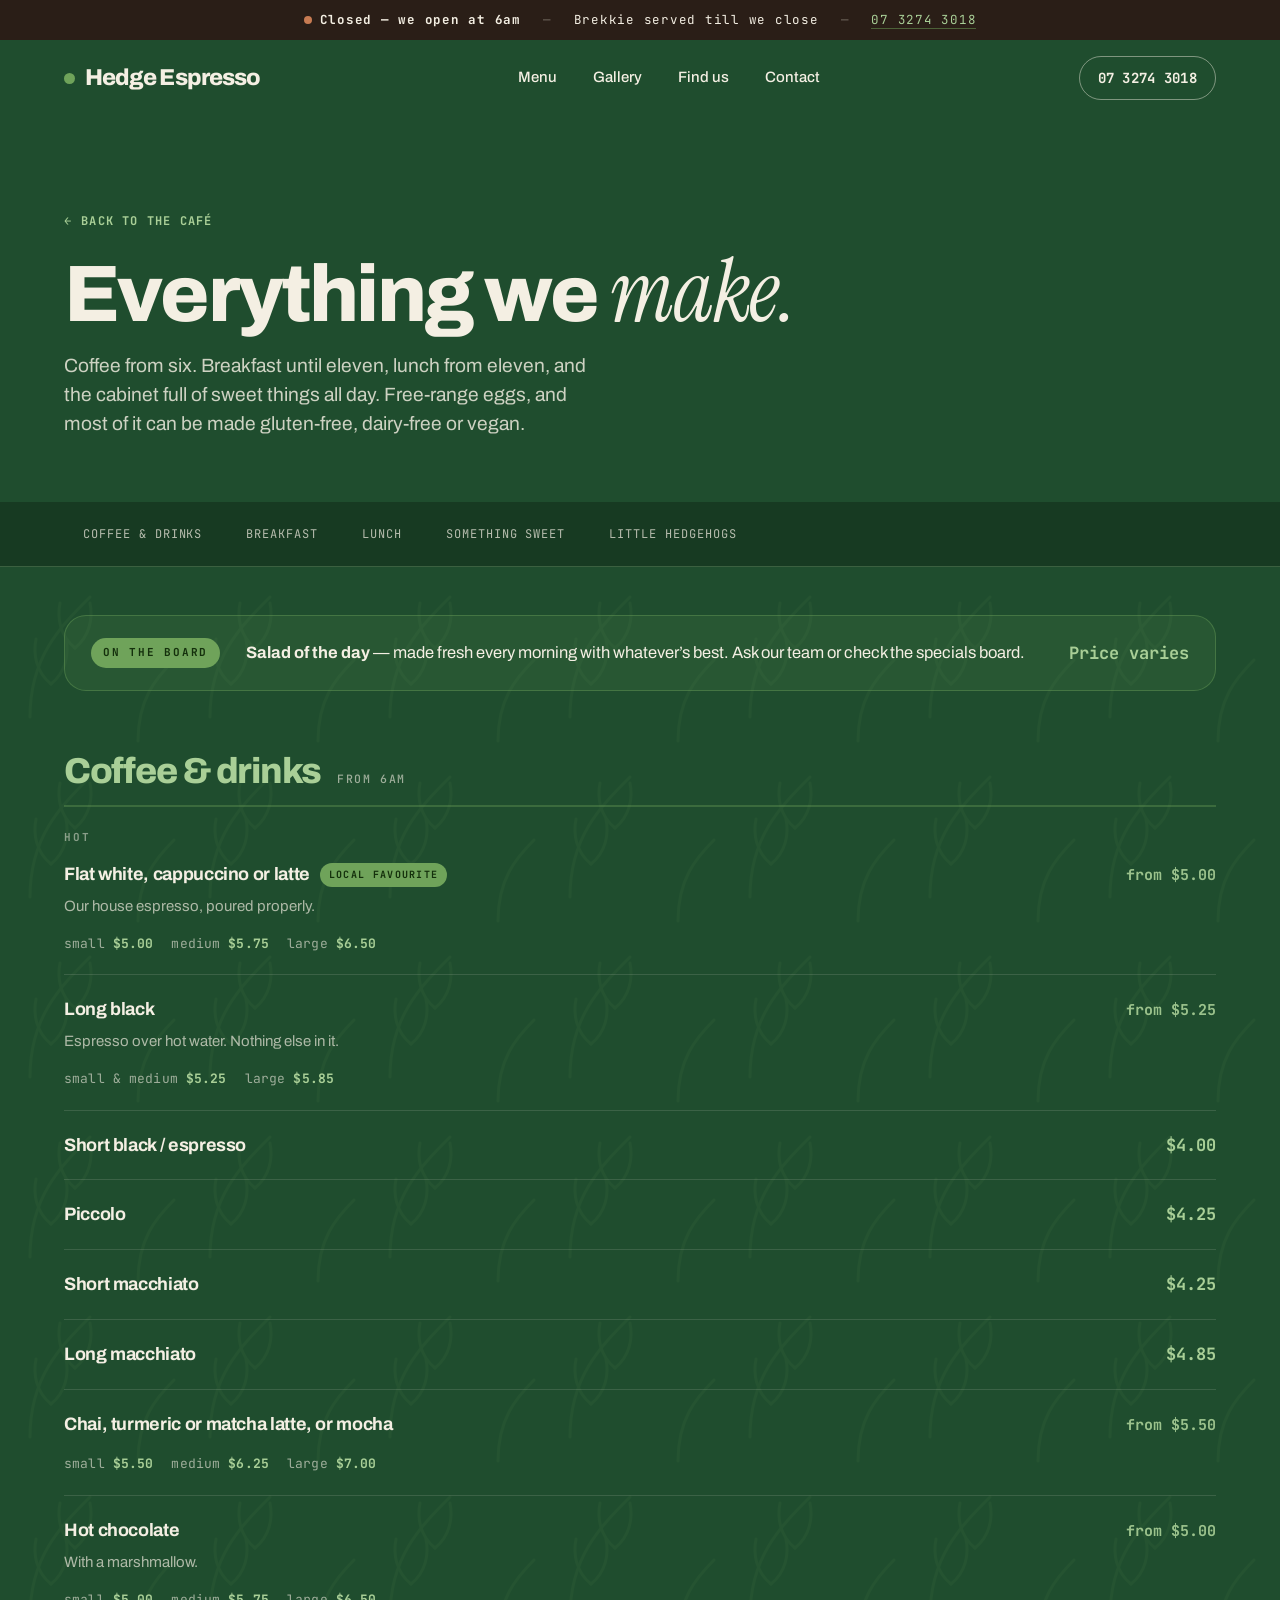
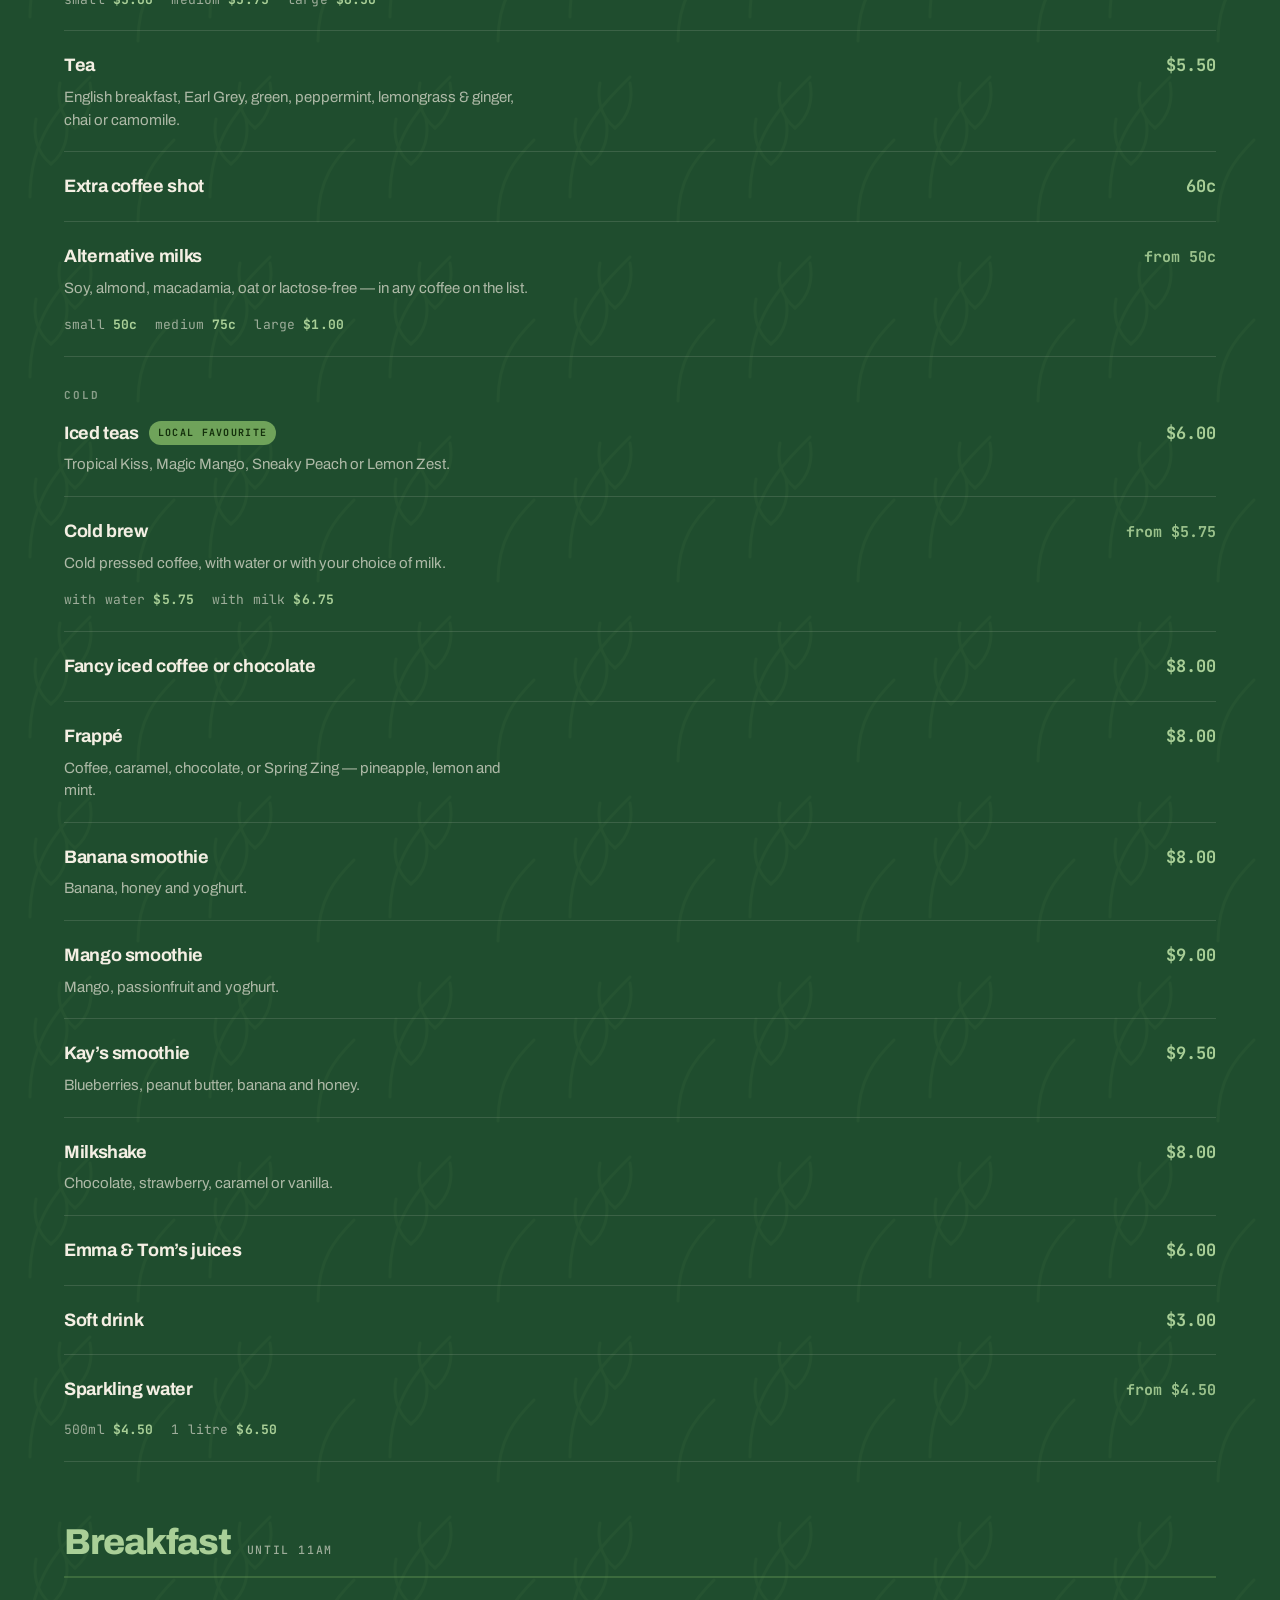
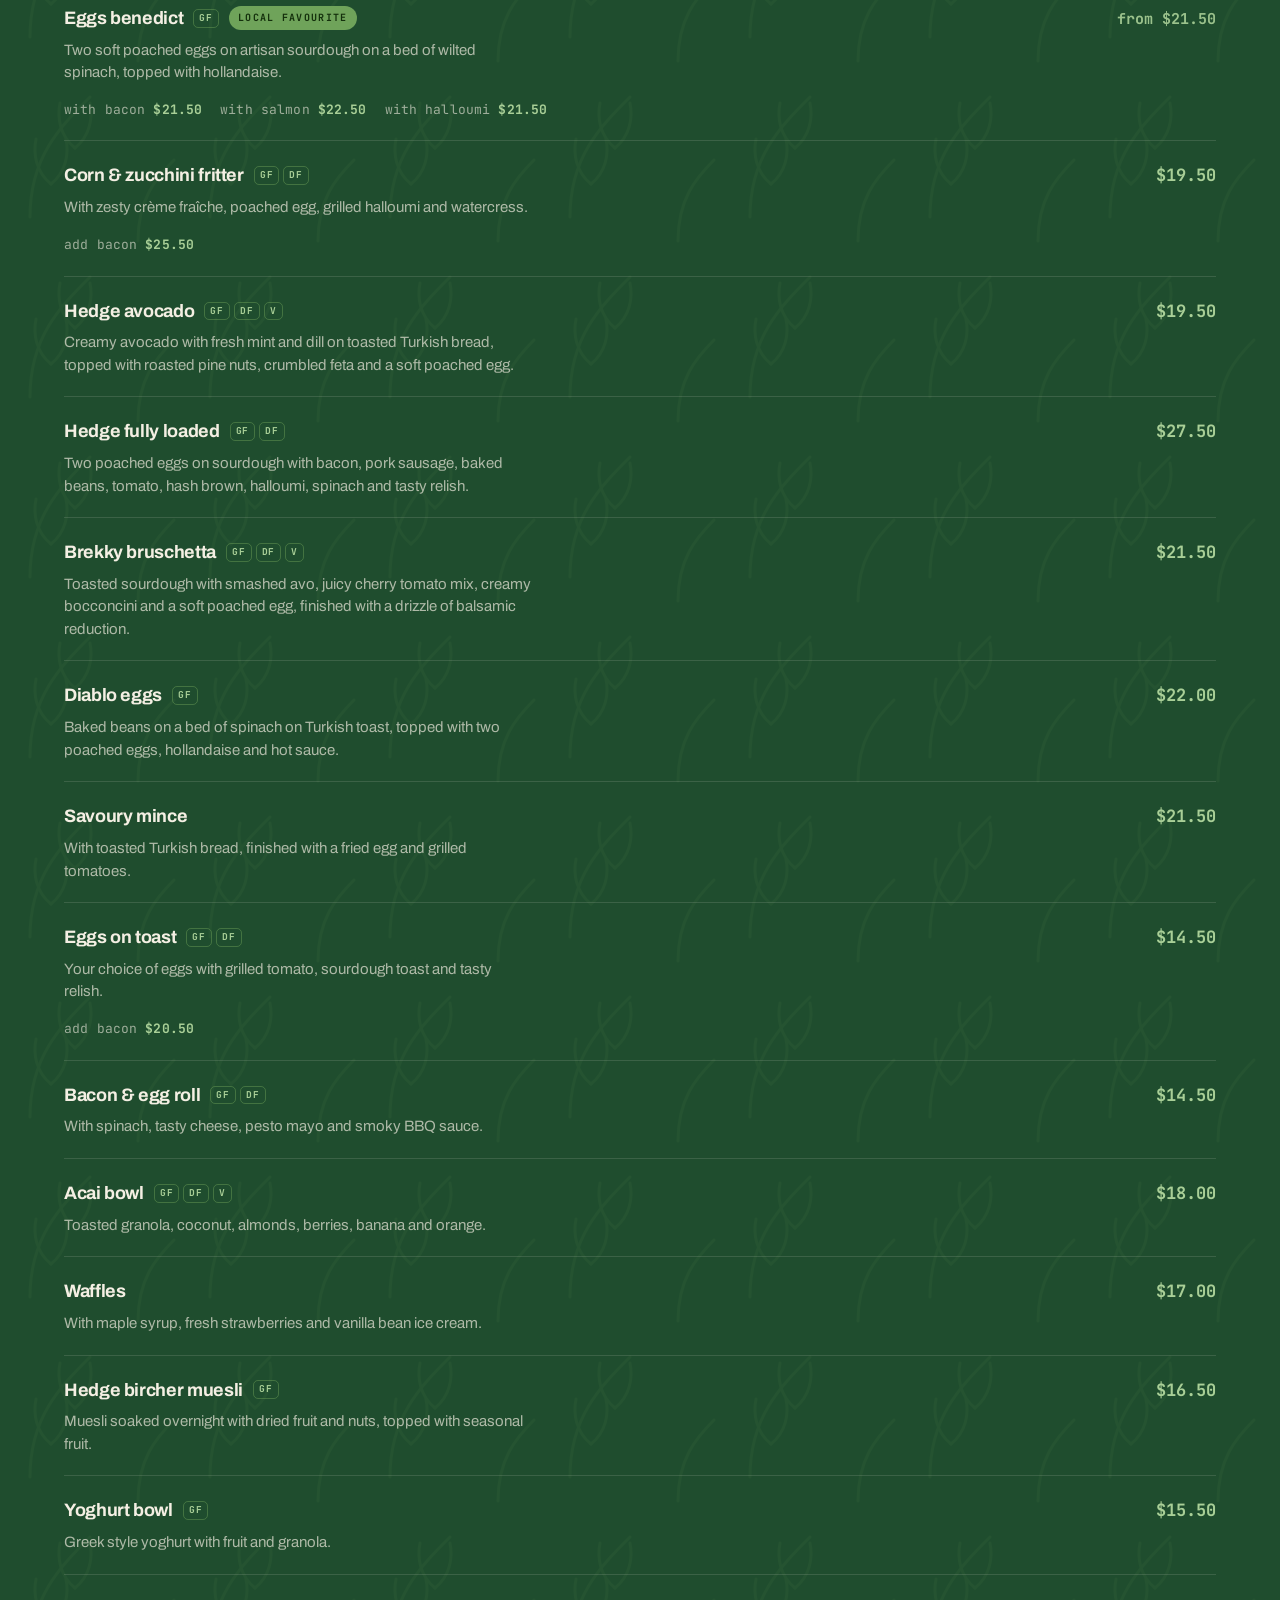
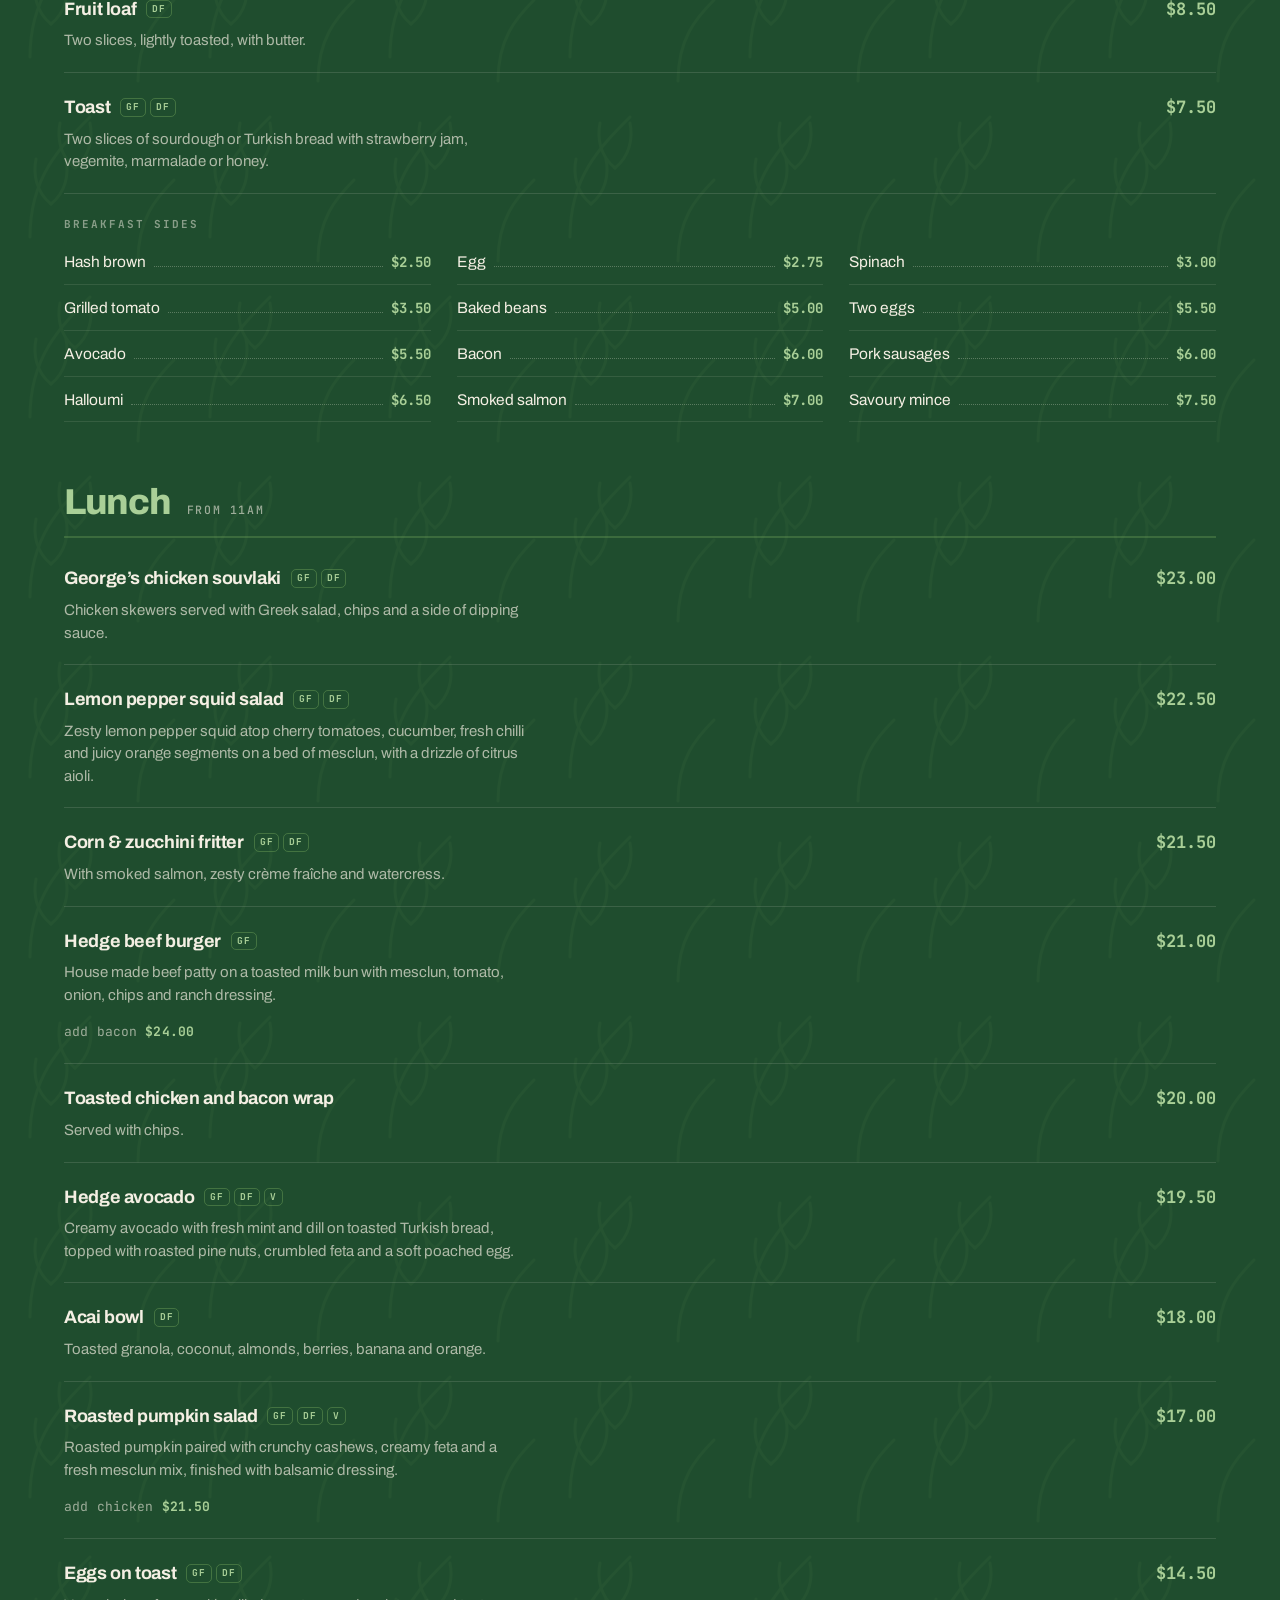
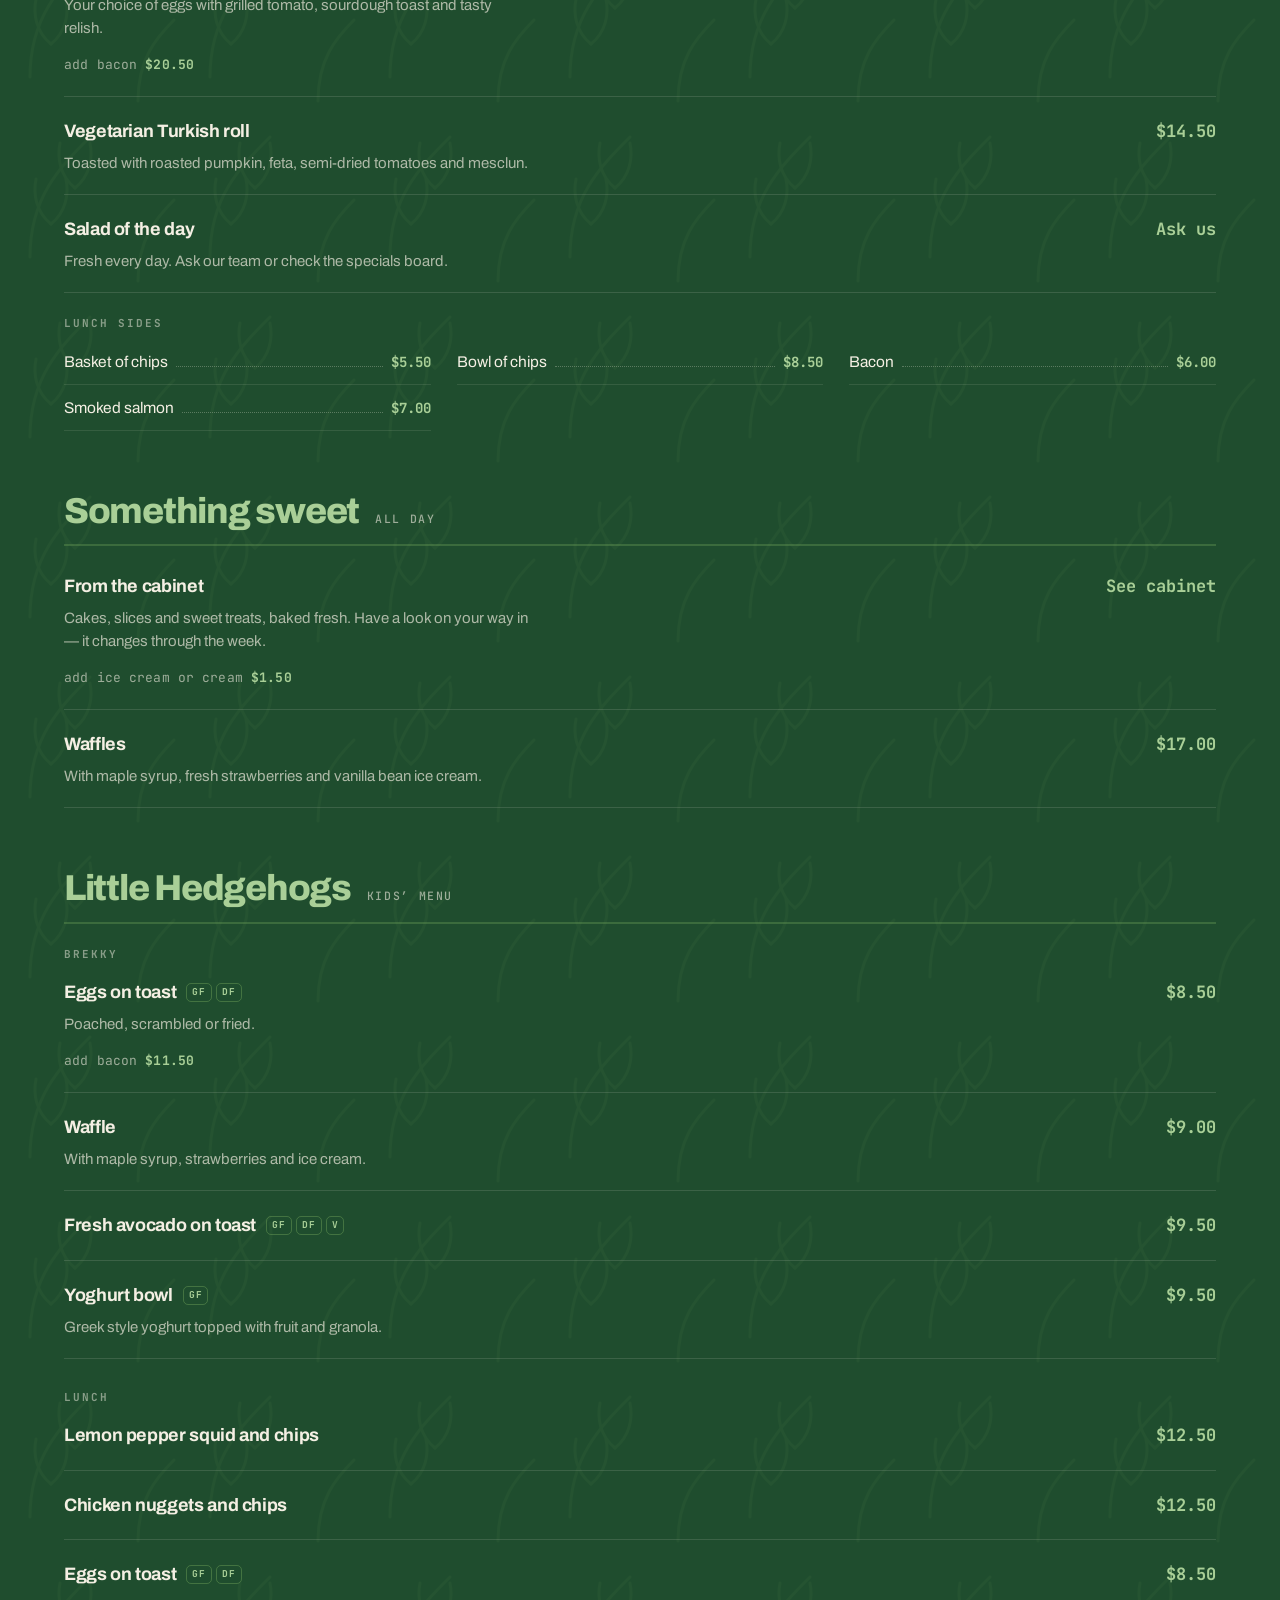
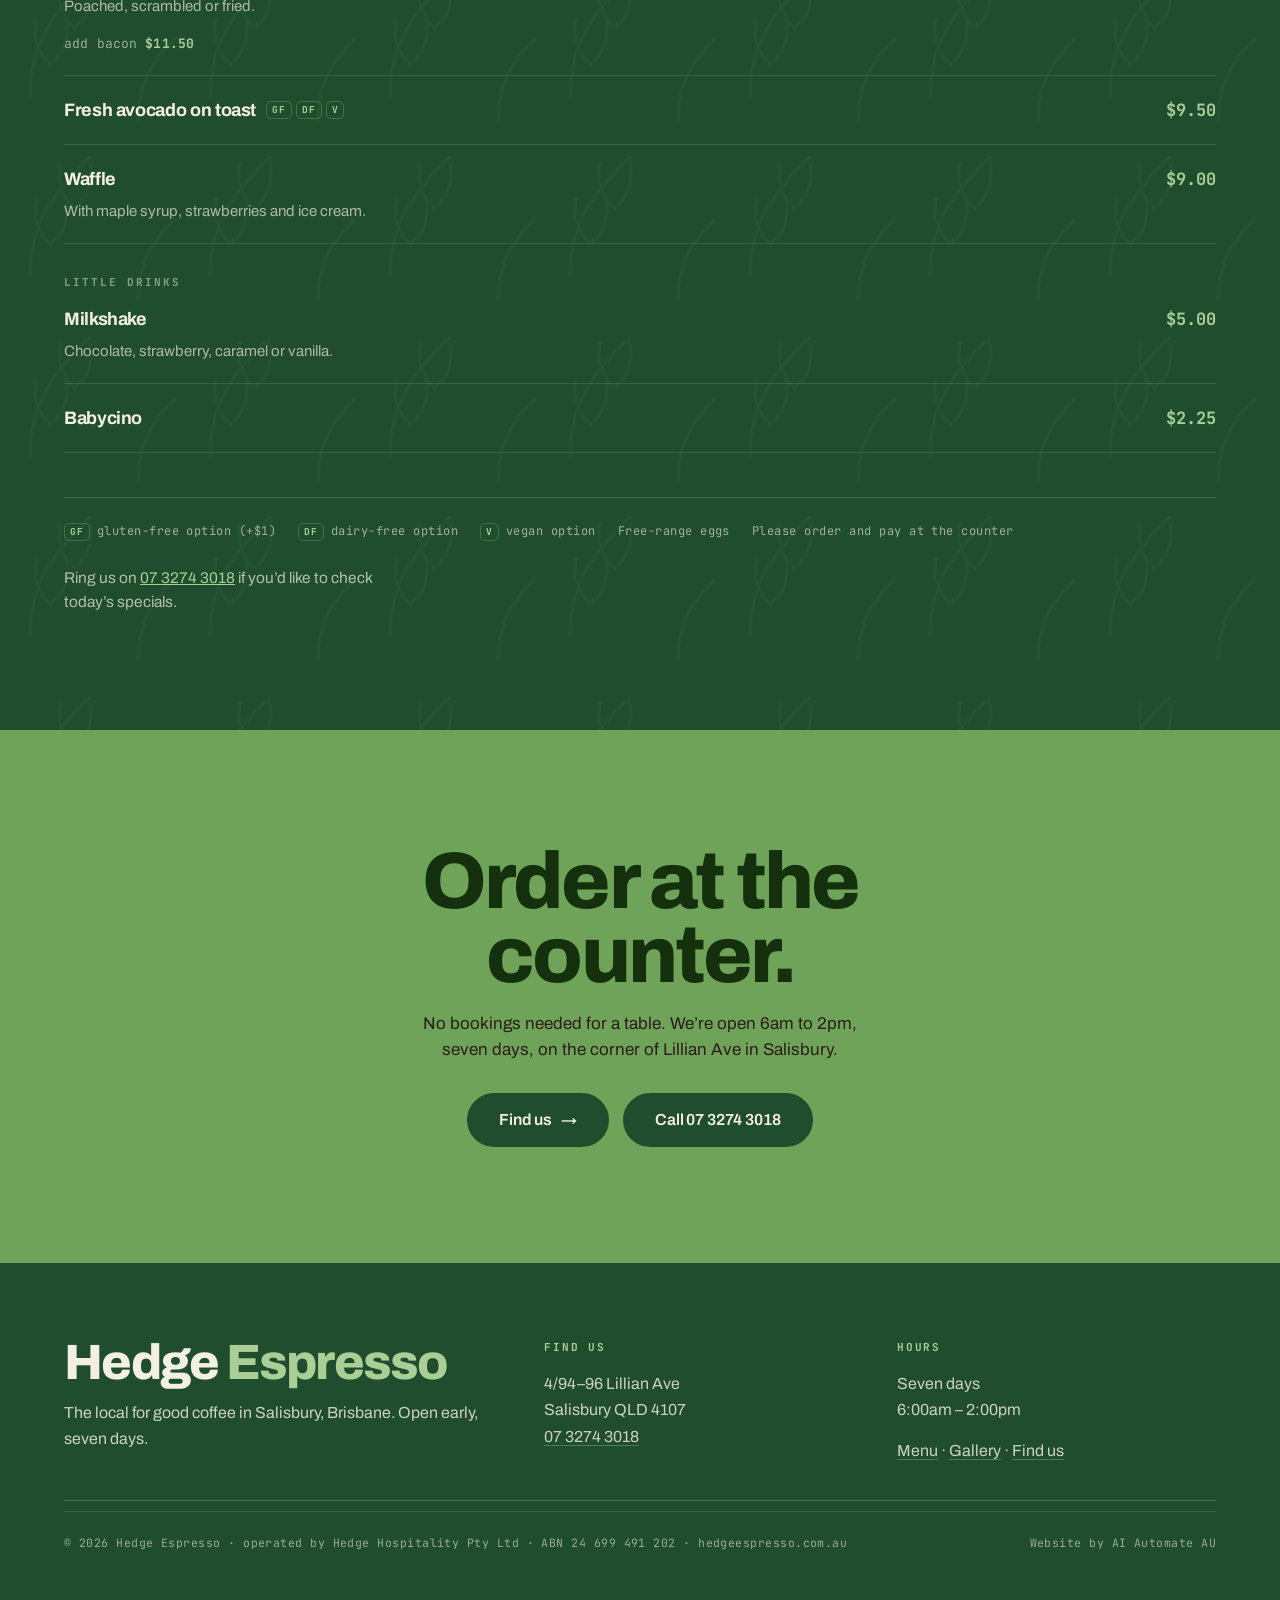
<file: menu.html>
<!doctype html>
<html lang="en-AU">
<head>
<meta charset="utf-8">
<meta name="viewport" content="width=device-width, initial-scale=1">

<!-- ══ DOMAIN & INDEXING ════════════════════════════════════════════════
     hedgeespresso.com.au is printed on the café's own menus, but as of
     this build it does NOT resolve — NXDOMAIN, meaning no DNS records at
     all (not www, not mail). Anyone typing it off the menu gets an error
     page. Confirm who holds the registration BEFORE launch.

     The domain appears in exactly these places:
       index.html    canonical · og:url · footer text · schema "url"
       gallery.html  canonical · og:url · footer text
     Change all of them together if the domain turns out to be different.

     The robots tag below keeps this demo out of Google, so it can't get
     indexed in place of the real site. DELETE IT AT LAUNCH.
     ═════════════════════════════════════════════════════════════════════ -->
<title>Menu | Hedge Espresso, Café in Salisbury Brisbane</title>
<meta name="description" content="The full Hedge Espresso menu — specialty coffee, breakfast until 11, lunch from 11, cakes and a kids menu. Salisbury, Brisbane.">
<link rel="canonical" href="https://hedgeespresso.com.au/menu.html">
<link rel="icon" href="favicon.ico" sizes="any">
<link rel="icon" href="favicon.svg" type="image/svg+xml">
<link rel="apple-touch-icon" href="apple-touch-icon.png">
<meta name="twitter:card" content="summary_large_image">
<meta name="twitter:title" content="Menu | Hedge Espresso, Café in Salisbury Brisbane">
<meta name="twitter:description" content="The full Hedge Espresso menu — specialty coffee, breakfast until 11, lunch from 11, cakes and a kids menu. Salisbury, Brisbane.">
<meta name="twitter:image" content="https://hedgeespresso.com.au/hedge-03.jpg">
<meta name="theme-color" content="#1F4D2E">

<meta property="og:type" content="website">
<meta property="og:title" content="Menu | Hedge Espresso, Salisbury">
<meta property="og:description" content="Coffee, breakfast, lunch, sweets and the Little Hedgehogs kids menu.">
<meta property="og:url" content="https://hedgeespresso.com.au/menu.html">
<meta property="og:image" content="hedge-03.jpg">
<meta property="og:locale" content="en_AU">

<link rel="preconnect" href="https://fonts.googleapis.com">
<link rel="preconnect" href="https://fonts.gstatic.com" crossorigin>
<link href="https://fonts.googleapis.com/css2?family=Archivo:wght@400;500;600;700;800&family=Instrument+Serif:ital@0;1&family=JetBrains+Mono:wght@500;700&display=swap" rel="stylesheet">

<link rel="stylesheet" href="styles.css">
<script type="application/ld+json">
{
  "@context": "https://schema.org",
  "@type": "BreadcrumbList",
  "itemListElement": [
    {
      "@type": "ListItem",
      "position": 1,
      "name": "Hedge Espresso",
      "item": "https://hedgeespresso.com.au/"
    },
    {
      "@type": "ListItem",
      "position": 2,
      "name": "Menu",
      "item": "https://hedgeespresso.com.au/menu.html"
    }
  ]
}
</script>
<script type="application/ld+json">
{
  "@context": "https://schema.org",
  "@type": "Menu",
  "name": "Hedge Espresso menu",
  "url": "https://hedgeespresso.com.au/menu.html",
  "inLanguage": "en-AU",
  "hasMenuSection": [
    {
      "@type": "MenuSection",
      "name": "Coffee & drinks",
      "hasMenuItem": [
        {
          "@type": "MenuItem",
          "name": "Flat white, cappuccino or latte",
          "description": "Our house espresso, poured properly.",
          "offers": {
            "@type": "Offer",
            "price": "5.00",
            "priceCurrency": "AUD"
          }
        },
        {
          "@type": "MenuItem",
          "name": "Long black",
          "description": "Espresso over hot water. Nothing else in it.",
          "offers": {
            "@type": "Offer",
            "price": "5.25",
            "priceCurrency": "AUD"
          }
        },
        {
          "@type": "MenuItem",
          "name": "Short black / espresso",
          "offers": {
            "@type": "Offer",
            "price": "4.00",
            "priceCurrency": "AUD"
          }
        },
        {
          "@type": "MenuItem",
          "name": "Piccolo",
          "offers": {
            "@type": "Offer",
            "price": "4.25",
            "priceCurrency": "AUD"
          }
        },
        {
          "@type": "MenuItem",
          "name": "Short macchiato",
          "offers": {
            "@type": "Offer",
            "price": "4.25",
            "priceCurrency": "AUD"
          }
        },
        {
          "@type": "MenuItem",
          "name": "Long macchiato",
          "offers": {
            "@type": "Offer",
            "price": "4.85",
            "priceCurrency": "AUD"
          }
        },
        {
          "@type": "MenuItem",
          "name": "Chai, turmeric or matcha latte, or mocha",
          "offers": {
            "@type": "Offer",
            "price": "5.50",
            "priceCurrency": "AUD"
          }
        },
        {
          "@type": "MenuItem",
          "name": "Hot chocolate",
          "description": "With a marshmallow.",
          "offers": {
            "@type": "Offer",
            "price": "5.00",
            "priceCurrency": "AUD"
          }
        },
        {
          "@type": "MenuItem",
          "name": "Tea",
          "description": "English breakfast, Earl Grey, green, peppermint, lemongrass & ginger, chai or camomile.",
          "offers": {
            "@type": "Offer",
            "price": "5.50",
            "priceCurrency": "AUD"
          }
        },
        {
          "@type": "MenuItem",
          "name": "Extra coffee shot"
        },
        {
          "@type": "MenuItem",
          "name": "Alternative milks",
          "description": "Soy, almond, macadamia, oat or lactose-free — in any coffee on the list."
        },
        {
          "@type": "MenuItem",
          "name": "Iced teas",
          "description": "Tropical Kiss, Magic Mango, Sneaky Peach or Lemon Zest.",
          "offers": {
            "@type": "Offer",
            "price": "6.00",
            "priceCurrency": "AUD"
          }
        },
        {
          "@type": "MenuItem",
          "name": "Cold brew",
          "description": "Cold pressed coffee, with water or with your choice of milk.",
          "offers": {
            "@type": "Offer",
            "price": "5.75",
            "priceCurrency": "AUD"
          }
        },
        {
          "@type": "MenuItem",
          "name": "Fancy iced coffee or chocolate",
          "offers": {
            "@type": "Offer",
            "price": "8.00",
            "priceCurrency": "AUD"
          }
        },
        {
          "@type": "MenuItem",
          "name": "Frappé",
          "description": "Coffee, caramel, chocolate, or Spring Zing — pineapple, lemon and mint.",
          "offers": {
            "@type": "Offer",
            "price": "8.00",
            "priceCurrency": "AUD"
          }
        },
        {
          "@type": "MenuItem",
          "name": "Banana smoothie",
          "description": "Banana, honey and yoghurt.",
          "offers": {
            "@type": "Offer",
            "price": "8.00",
            "priceCurrency": "AUD"
          }
        },
        {
          "@type": "MenuItem",
          "name": "Mango smoothie",
          "description": "Mango, passionfruit and yoghurt.",
          "offers": {
            "@type": "Offer",
            "price": "9.00",
            "priceCurrency": "AUD"
          }
        },
        {
          "@type": "MenuItem",
          "name": "Kay’s smoothie",
          "description": "Blueberries, peanut butter, banana and honey.",
          "offers": {
            "@type": "Offer",
            "price": "9.50",
            "priceCurrency": "AUD"
          }
        },
        {
          "@type": "MenuItem",
          "name": "Milkshake",
          "description": "Chocolate, strawberry, caramel or vanilla.",
          "offers": {
            "@type": "Offer",
            "price": "8.00",
            "priceCurrency": "AUD"
          }
        },
        {
          "@type": "MenuItem",
          "name": "Emma & Tom’s juices",
          "offers": {
            "@type": "Offer",
            "price": "6.00",
            "priceCurrency": "AUD"
          }
        },
        {
          "@type": "MenuItem",
          "name": "Soft drink",
          "offers": {
            "@type": "Offer",
            "price": "3.00",
            "priceCurrency": "AUD"
          }
        },
        {
          "@type": "MenuItem",
          "name": "Sparkling water",
          "offers": {
            "@type": "Offer",
            "price": "4.50",
            "priceCurrency": "AUD"
          }
        }
      ]
    },
    {
      "@type": "MenuSection",
      "name": "Breakfast",
      "hasMenuItem": [
        {
          "@type": "MenuItem",
          "name": "Eggs benedict",
          "description": "Two soft poached eggs on artisan sourdough on a bed of wilted spinach, topped with hollandaise.",
          "offers": {
            "@type": "Offer",
            "price": "21.50",
            "priceCurrency": "AUD"
          },
          "suitableForDiet": [
            "https://schema.org/GlutenFreeDiet"
          ]
        },
        {
          "@type": "MenuItem",
          "name": "Corn & zucchini fritter",
          "description": "With zesty crème fraîche, poached egg, grilled halloumi and watercress.",
          "offers": {
            "@type": "Offer",
            "price": "19.50",
            "priceCurrency": "AUD"
          },
          "suitableForDiet": [
            "https://schema.org/GlutenFreeDiet"
          ]
        },
        {
          "@type": "MenuItem",
          "name": "Hedge avocado",
          "description": "Creamy avocado with fresh mint and dill on toasted Turkish bread, topped with roasted pine nuts, crumbled feta and a soft poached egg.",
          "offers": {
            "@type": "Offer",
            "price": "19.50",
            "priceCurrency": "AUD"
          },
          "suitableForDiet": [
            "https://schema.org/GlutenFreeDiet",
            "https://schema.org/VegetarianDiet"
          ]
        },
        {
          "@type": "MenuItem",
          "name": "Hedge fully loaded",
          "description": "Two poached eggs on sourdough with bacon, pork sausage, baked beans, tomato, hash brown, halloumi, spinach and tasty relish.",
          "offers": {
            "@type": "Offer",
            "price": "27.50",
            "priceCurrency": "AUD"
          },
          "suitableForDiet": [
            "https://schema.org/GlutenFreeDiet"
          ]
        },
        {
          "@type": "MenuItem",
          "name": "Brekky bruschetta",
          "description": "Toasted sourdough with smashed avo, juicy cherry tomato mix, creamy bocconcini and a soft poached egg, finished with a drizzle of balsamic reduction.",
          "offers": {
            "@type": "Offer",
            "price": "21.50",
            "priceCurrency": "AUD"
          },
          "suitableForDiet": [
            "https://schema.org/GlutenFreeDiet",
            "https://schema.org/VegetarianDiet"
          ]
        },
        {
          "@type": "MenuItem",
          "name": "Diablo eggs",
          "description": "Baked beans on a bed of spinach on Turkish toast, topped with two poached eggs, hollandaise and hot sauce.",
          "offers": {
            "@type": "Offer",
            "price": "22.00",
            "priceCurrency": "AUD"
          },
          "suitableForDiet": [
            "https://schema.org/GlutenFreeDiet"
          ]
        },
        {
          "@type": "MenuItem",
          "name": "Savoury mince",
          "description": "With toasted Turkish bread, finished with a fried egg and grilled tomatoes.",
          "offers": {
            "@type": "Offer",
            "price": "21.50",
            "priceCurrency": "AUD"
          }
        },
        {
          "@type": "MenuItem",
          "name": "Eggs on toast",
          "description": "Your choice of eggs with grilled tomato, sourdough toast and tasty relish.",
          "offers": {
            "@type": "Offer",
            "price": "14.50",
            "priceCurrency": "AUD"
          },
          "suitableForDiet": [
            "https://schema.org/GlutenFreeDiet"
          ]
        },
        {
          "@type": "MenuItem",
          "name": "Bacon & egg roll",
          "description": "With spinach, tasty cheese, pesto mayo and smoky BBQ sauce.",
          "offers": {
            "@type": "Offer",
            "price": "14.50",
            "priceCurrency": "AUD"
          },
          "suitableForDiet": [
            "https://schema.org/GlutenFreeDiet"
          ]
        },
        {
          "@type": "MenuItem",
          "name": "Acai bowl",
          "description": "Toasted granola, coconut, almonds, berries, banana and orange.",
          "offers": {
            "@type": "Offer",
            "price": "18.00",
            "priceCurrency": "AUD"
          },
          "suitableForDiet": [
            "https://schema.org/GlutenFreeDiet",
            "https://schema.org/VegetarianDiet"
          ]
        },
        {
          "@type": "MenuItem",
          "name": "Waffles",
          "description": "With maple syrup, fresh strawberries and vanilla bean ice cream.",
          "offers": {
            "@type": "Offer",
            "price": "17.00",
            "priceCurrency": "AUD"
          }
        },
        {
          "@type": "MenuItem",
          "name": "Hedge bircher muesli",
          "description": "Muesli soaked overnight with dried fruit and nuts, topped with seasonal fruit.",
          "offers": {
            "@type": "Offer",
            "price": "16.50",
            "priceCurrency": "AUD"
          },
          "suitableForDiet": [
            "https://schema.org/GlutenFreeDiet"
          ]
        },
        {
          "@type": "MenuItem",
          "name": "Yoghurt bowl",
          "description": "Greek style yoghurt with fruit and granola.",
          "offers": {
            "@type": "Offer",
            "price": "15.50",
            "priceCurrency": "AUD"
          },
          "suitableForDiet": [
            "https://schema.org/GlutenFreeDiet"
          ]
        },
        {
          "@type": "MenuItem",
          "name": "Fruit loaf",
          "description": "Two slices, lightly toasted, with butter.",
          "offers": {
            "@type": "Offer",
            "price": "8.50",
            "priceCurrency": "AUD"
          }
        },
        {
          "@type": "MenuItem",
          "name": "Toast",
          "description": "Two slices of sourdough or Turkish bread with strawberry jam, vegemite, marmalade or honey.",
          "offers": {
            "@type": "Offer",
            "price": "7.50",
            "priceCurrency": "AUD"
          },
          "suitableForDiet": [
            "https://schema.org/GlutenFreeDiet"
          ]
        }
      ]
    },
    {
      "@type": "MenuSection",
      "name": "Lunch",
      "hasMenuItem": [
        {
          "@type": "MenuItem",
          "name": "George’s chicken souvlaki",
          "description": "Chicken skewers served with Greek salad, chips and a side of dipping sauce.",
          "offers": {
            "@type": "Offer",
            "price": "23.00",
            "priceCurrency": "AUD"
          },
          "suitableForDiet": [
            "https://schema.org/GlutenFreeDiet"
          ]
        },
        {
          "@type": "MenuItem",
          "name": "Lemon pepper squid salad",
          "description": "Zesty lemon pepper squid atop cherry tomatoes, cucumber, fresh chilli and juicy orange segments on a bed of mesclun, with a drizzle of citrus aioli.",
          "offers": {
            "@type": "Offer",
            "price": "22.50",
            "priceCurrency": "AUD"
          },
          "suitableForDiet": [
            "https://schema.org/GlutenFreeDiet"
          ]
        },
        {
          "@type": "MenuItem",
          "name": "Corn & zucchini fritter",
          "description": "With smoked salmon, zesty crème fraîche and watercress.",
          "offers": {
            "@type": "Offer",
            "price": "21.50",
            "priceCurrency": "AUD"
          },
          "suitableForDiet": [
            "https://schema.org/GlutenFreeDiet"
          ]
        },
        {
          "@type": "MenuItem",
          "name": "Hedge beef burger",
          "description": "House made beef patty on a toasted milk bun with mesclun, tomato, onion, chips and ranch dressing.",
          "offers": {
            "@type": "Offer",
            "price": "21.00",
            "priceCurrency": "AUD"
          },
          "suitableForDiet": [
            "https://schema.org/GlutenFreeDiet"
          ]
        },
        {
          "@type": "MenuItem",
          "name": "Toasted chicken and bacon wrap",
          "description": "Served with chips.",
          "offers": {
            "@type": "Offer",
            "price": "20.00",
            "priceCurrency": "AUD"
          }
        },
        {
          "@type": "MenuItem",
          "name": "Hedge avocado",
          "description": "Creamy avocado with fresh mint and dill on toasted Turkish bread, topped with roasted pine nuts, crumbled feta and a soft poached egg.",
          "offers": {
            "@type": "Offer",
            "price": "19.50",
            "priceCurrency": "AUD"
          },
          "suitableForDiet": [
            "https://schema.org/GlutenFreeDiet",
            "https://schema.org/VegetarianDiet"
          ]
        },
        {
          "@type": "MenuItem",
          "name": "Acai bowl",
          "description": "Toasted granola, coconut, almonds, berries, banana and orange.",
          "offers": {
            "@type": "Offer",
            "price": "18.00",
            "priceCurrency": "AUD"
          }
        },
        {
          "@type": "MenuItem",
          "name": "Roasted pumpkin salad",
          "description": "Roasted pumpkin paired with crunchy cashews, creamy feta and a fresh mesclun mix, finished with balsamic dressing.",
          "offers": {
            "@type": "Offer",
            "price": "17.00",
            "priceCurrency": "AUD"
          },
          "suitableForDiet": [
            "https://schema.org/GlutenFreeDiet",
            "https://schema.org/VegetarianDiet"
          ]
        },
        {
          "@type": "MenuItem",
          "name": "Eggs on toast",
          "description": "Your choice of eggs with grilled tomato, sourdough toast and tasty relish.",
          "offers": {
            "@type": "Offer",
            "price": "14.50",
            "priceCurrency": "AUD"
          },
          "suitableForDiet": [
            "https://schema.org/GlutenFreeDiet"
          ]
        },
        {
          "@type": "MenuItem",
          "name": "Vegetarian Turkish roll",
          "description": "Toasted with roasted pumpkin, feta, semi-dried tomatoes and mesclun.",
          "offers": {
            "@type": "Offer",
            "price": "14.50",
            "priceCurrency": "AUD"
          }
        },
        {
          "@type": "MenuItem",
          "name": "Salad of the day",
          "description": "Fresh every day. Ask our team or check the specials board."
        }
      ]
    },
    {
      "@type": "MenuSection",
      "name": "Something sweet",
      "hasMenuItem": [
        {
          "@type": "MenuItem",
          "name": "From the cabinet",
          "description": "Cakes, slices and sweet treats, baked fresh. Have a look on your way in — it changes through the week."
        },
        {
          "@type": "MenuItem",
          "name": "Waffles",
          "description": "With maple syrup, fresh strawberries and vanilla bean ice cream.",
          "offers": {
            "@type": "Offer",
            "price": "17.00",
            "priceCurrency": "AUD"
          }
        }
      ]
    },
    {
      "@type": "MenuSection",
      "name": "Little Hedgehogs",
      "hasMenuItem": [
        {
          "@type": "MenuItem",
          "name": "Eggs on toast",
          "description": "Poached, scrambled or fried.",
          "offers": {
            "@type": "Offer",
            "price": "8.50",
            "priceCurrency": "AUD"
          },
          "suitableForDiet": [
            "https://schema.org/GlutenFreeDiet"
          ]
        },
        {
          "@type": "MenuItem",
          "name": "Waffle",
          "description": "With maple syrup, strawberries and ice cream.",
          "offers": {
            "@type": "Offer",
            "price": "9.00",
            "priceCurrency": "AUD"
          }
        },
        {
          "@type": "MenuItem",
          "name": "Fresh avocado on toast",
          "offers": {
            "@type": "Offer",
            "price": "9.50",
            "priceCurrency": "AUD"
          },
          "suitableForDiet": [
            "https://schema.org/GlutenFreeDiet",
            "https://schema.org/VegetarianDiet"
          ]
        },
        {
          "@type": "MenuItem",
          "name": "Yoghurt bowl",
          "description": "Greek style yoghurt topped with fruit and granola.",
          "offers": {
            "@type": "Offer",
            "price": "9.50",
            "priceCurrency": "AUD"
          },
          "suitableForDiet": [
            "https://schema.org/GlutenFreeDiet"
          ]
        },
        {
          "@type": "MenuItem",
          "name": "Lemon pepper squid and chips",
          "offers": {
            "@type": "Offer",
            "price": "12.50",
            "priceCurrency": "AUD"
          }
        },
        {
          "@type": "MenuItem",
          "name": "Chicken nuggets and chips",
          "offers": {
            "@type": "Offer",
            "price": "12.50",
            "priceCurrency": "AUD"
          }
        },
        {
          "@type": "MenuItem",
          "name": "Eggs on toast",
          "description": "Poached, scrambled or fried.",
          "offers": {
            "@type": "Offer",
            "price": "8.50",
            "priceCurrency": "AUD"
          },
          "suitableForDiet": [
            "https://schema.org/GlutenFreeDiet"
          ]
        },
        {
          "@type": "MenuItem",
          "name": "Fresh avocado on toast",
          "offers": {
            "@type": "Offer",
            "price": "9.50",
            "priceCurrency": "AUD"
          },
          "suitableForDiet": [
            "https://schema.org/GlutenFreeDiet",
            "https://schema.org/VegetarianDiet"
          ]
        },
        {
          "@type": "MenuItem",
          "name": "Waffle",
          "description": "With maple syrup, strawberries and ice cream.",
          "offers": {
            "@type": "Offer",
            "price": "9.00",
            "priceCurrency": "AUD"
          }
        },
        {
          "@type": "MenuItem",
          "name": "Milkshake",
          "description": "Chocolate, strawberry, caramel or vanilla.",
          "offers": {
            "@type": "Offer",
            "price": "5.00",
            "priceCurrency": "AUD"
          }
        },
        {
          "@type": "MenuItem",
          "name": "Babycino",
          "offers": {
            "@type": "Offer",
            "price": "2.25",
            "priceCurrency": "AUD"
          }
        }
      ]
    }
  ]
}
</script>
</head>

<body>

<!-- ============ ANNOUNCEMENT BAR ============ -->
<div class="announce">
  <span class="status" id="livestatus">
    <span class="dotlive" aria-hidden="true"></span>
    <span id="statustext">Open 6am&ndash;2pm, seven days</span>
  </span>
  <span class="sep" aria-hidden="true">&mdash;</span>
  <span>Brekkie served till we close</span>
  <span class="sep" aria-hidden="true">&mdash;</span>
  <span><a href="tel:+61732743018">07&nbsp;3274&nbsp;3018</a></span>
</div>

<!-- ============ NAV ============ -->
<header class="nav" id="nav">
  <a class="brandmark" href="index.html"><span class="dot" aria-hidden="true"></span>Hedge Espresso</a>
  <nav class="navlinks" aria-label="Primary">
    <a href="menu.html" aria-current="page">Menu</a>
    <a href="gallery.html">Gallery</a>
    <a href="index.html#find-us">Find us</a>
    <a href="index.html#contact">Contact</a>
  </nav>
  <a class="navphone" href="tel:+61732743018">07 3274 3018</a>
</header>

<main id="top">

<section class="galhead">
  <div class="wrap">
    <a class="backlink" href="index.html"><span class="arw" aria-hidden="true">&larr;</span> Back to the café</a>
    <h1 class="h2">Everything we <span class="ser">make.</span></h1>
    <p>Coffee from six. Breakfast until eleven, lunch from eleven, and the cabinet full of
    sweet things all day. Free-range eggs, and most of it can be made gluten-free,
    dairy-free or vegan.</p>
  </div>
</section>

<nav class="catbar" id="catbar" aria-label="Menu sections">
  <ul>
      <li><a href="#coffee">Coffee & drinks</a></li>
      <li><a href="#breakfast">Breakfast</a></li>
      <li><a href="#lunch">Lunch</a></li>
      <li><a href="#sweet">Something sweet</a></li>
      <li><a href="#kids">Little Hedgehogs</a></li>
  </ul>
</nav>

<section class="dark menu" style="padding-top:clamp(30px,4vw,48px)">
  <div class="wrap">

    <div class="board reveal">
      <span class="tag">On the board</span>
      <p><b>Salad of the day</b> &mdash; made fresh every morning with whatever&rsquo;s best. Ask our team or check the specials board.</p>
      <span class="price">Price varies</span>
    </div>

    <!-- ===== COFFEE & DRINKS ===== -->
    <div class="menu-course reveal" id="coffee">
      <h3 class="course-title">Coffee &amp; drinks <span class="when">From 6am</span></h3>

      <p class="menu-sub">Hot</p>
      <ul class="menu-list">

        <li class="menu-item">
          <span class="name">Flat white, cappuccino or latte <span class="fav">Local favourite</span></span>
          <span class="price from">from $5.00</span>
          <p class="desc">Our house espresso, poured properly.</p>
          <ul class="variants">
            <li>small <b>$5.00</b></li><li>medium <b>$5.75</b></li><li>large <b>$6.50</b></li>
          </ul>
        </li>

        <li class="menu-item">
          <span class="name">Long black</span>
          <span class="price from">from $5.25</span>
          <p class="desc">Espresso over hot water. Nothing else in it.</p>
          <ul class="variants">
            <li>small &amp; medium <b>$5.25</b></li><li>large <b>$5.85</b></li>
          </ul>
        </li>

        <li class="menu-item">
          <span class="name">Short black / espresso</span>
          <span class="price">$4.00</span>
        </li>

        <li class="menu-item">
          <span class="name">Piccolo</span>
          <span class="price">$4.25</span>
        </li>

        <li class="menu-item">
          <span class="name">Short macchiato</span>
          <span class="price">$4.25</span>
        </li>

        <li class="menu-item">
          <span class="name">Long macchiato</span>
          <span class="price">$4.85</span>
        </li>

        <li class="menu-item">
          <span class="name">Chai, turmeric or matcha latte, or mocha</span>
          <span class="price from">from $5.50</span>
          <ul class="variants">
            <li>small <b>$5.50</b></li><li>medium <b>$6.25</b></li><li>large <b>$7.00</b></li>
          </ul>
        </li>

        <li class="menu-item">
          <span class="name">Hot chocolate</span>
          <span class="price from">from $5.00</span>
          <p class="desc">With a marshmallow.</p>
          <ul class="variants">
            <li>small <b>$5.00</b></li><li>medium <b>$5.75</b></li><li>large <b>$6.50</b></li>
          </ul>
        </li>

        <li class="menu-item">
          <span class="name">Tea</span>
          <span class="price">$5.50</span>
          <p class="desc">English breakfast, Earl Grey, green, peppermint, lemongrass &amp; ginger, chai or camomile.</p>
        </li>

        <li class="menu-item">
          <span class="name">Extra coffee shot</span>
          <span class="price">60c</span>
        </li>

        <li class="menu-item">
          <span class="name">Alternative milks</span>
          <span class="price from">from 50c</span>
          <p class="desc">Soy, almond, macadamia, oat or lactose-free &mdash; in any coffee on the list.</p>
          <ul class="variants">
            <li>small <b>50c</b></li><li>medium <b>75c</b></li><li>large <b>$1.00</b></li>
          </ul>
        </li>

      </ul>

      <p class="menu-sub">Cold</p>
      <ul class="menu-list">

        <li class="menu-item">
          <span class="name">Iced teas <span class="fav">Local favourite</span></span>
          <span class="price">$6.00</span>
          <p class="desc">Tropical Kiss, Magic Mango, Sneaky Peach or Lemon Zest.</p>
        </li>

        <li class="menu-item">
          <span class="name">Cold brew</span>
          <span class="price from">from $5.75</span>
          <p class="desc">Cold pressed coffee, with water or with your choice of milk.</p>
          <ul class="variants">
            <li>with water <b>$5.75</b></li><li>with milk <b>$6.75</b></li>
          </ul>
        </li>

        <li class="menu-item">
          <span class="name">Fancy iced coffee or chocolate</span>
          <span class="price">$8.00</span>
        </li>

        <li class="menu-item">
          <span class="name">Frapp&eacute;</span>
          <span class="price">$8.00</span>
          <p class="desc">Coffee, caramel, chocolate, or Spring Zing &mdash; pineapple, lemon and mint.</p>
        </li>

        <li class="menu-item">
          <span class="name">Banana smoothie</span>
          <span class="price">$8.00</span>
          <p class="desc">Banana, honey and yoghurt.</p>
        </li>

        <li class="menu-item">
          <span class="name">Mango smoothie</span>
          <span class="price">$9.00</span>
          <p class="desc">Mango, passionfruit and yoghurt.</p>
        </li>

        <li class="menu-item">
          <span class="name">Kay&rsquo;s smoothie</span>
          <span class="price">$9.50</span>
          <p class="desc">Blueberries, peanut butter, banana and honey.</p>
        </li>

        <li class="menu-item">
          <span class="name">Milkshake</span>
          <span class="price">$8.00</span>
          <p class="desc">Chocolate, strawberry, caramel or vanilla.</p>
        </li>

        <li class="menu-item">
          <span class="name">Emma &amp; Tom&rsquo;s juices</span>
          <span class="price">$6.00</span>
        </li>

        <li class="menu-item">
          <span class="name">Soft drink</span>
          <span class="price">$3.00</span>
        </li>

        <li class="menu-item">
          <span class="name">Sparkling water</span>
          <span class="price from">from $4.50</span>
          <ul class="variants">
            <li>500ml <b>$4.50</b></li><li>1 litre <b>$6.50</b></li>
          </ul>
        </li>

      </ul>
    </div>

    <!-- ===== BREAKFAST ===== -->
    <div class="menu-course reveal" id="breakfast">
      <h3 class="course-title">Breakfast <span class="when">Until 11am</span></h3>
      <ul class="menu-list">

        <li class="menu-item">
          <span class="name">Eggs benedict <span class="diet"><span class="dbadge">GF</span></span> <span class="fav">Local favourite</span></span>
          <span class="price from">from $21.50</span>
          <p class="desc">Two soft poached eggs on artisan sourdough on a bed of wilted spinach, topped with hollandaise.</p>
          <ul class="variants">
            <li>with bacon <b>$21.50</b></li><li>with salmon <b>$22.50</b></li><li>with halloumi <b>$21.50</b></li>
          </ul>
        </li>

        <li class="menu-item">
          <span class="name">Corn &amp; zucchini fritter <span class="diet"><span class="dbadge">GF</span><span class="dbadge">DF</span></span></span>
          <span class="price">$19.50</span>
          <p class="desc">With zesty cr&egrave;me fra&icirc;che, poached egg, grilled halloumi and watercress.</p>
          <ul class="variants"><li>add bacon <b>$25.50</b></li></ul>
        </li>

        <li class="menu-item">
          <span class="name">Hedge avocado <span class="diet"><span class="dbadge">GF</span><span class="dbadge">DF</span><span class="dbadge">V</span></span></span>
          <span class="price">$19.50</span>
          <p class="desc">Creamy avocado with fresh mint and dill on toasted Turkish bread, topped with roasted pine nuts, crumbled feta and a soft poached egg.</p>
        </li>

        <li class="menu-item">
          <span class="name">Hedge fully loaded <span class="diet"><span class="dbadge">GF</span><span class="dbadge">DF</span></span></span>
          <span class="price">$27.50</span>
          <p class="desc">Two poached eggs on sourdough with bacon, pork sausage, baked beans, tomato, hash brown, halloumi, spinach and tasty relish.</p>
        </li>

        <li class="menu-item">
          <span class="name">Brekky bruschetta <span class="diet"><span class="dbadge">GF</span><span class="dbadge">DF</span><span class="dbadge">V</span></span></span>
          <span class="price">$21.50</span>
          <p class="desc">Toasted sourdough with smashed avo, juicy cherry tomato mix, creamy bocconcini and a soft poached egg, finished with a drizzle of balsamic reduction.</p>
        </li>

        <li class="menu-item">
          <span class="name">Diablo eggs <span class="diet"><span class="dbadge">GF</span></span></span>
          <span class="price">$22.00</span>
          <p class="desc">Baked beans on a bed of spinach on Turkish toast, topped with two poached eggs, hollandaise and hot sauce.</p>
        </li>

        <li class="menu-item">
          <span class="name">Savoury mince</span>
          <span class="price">$21.50</span>
          <p class="desc">With toasted Turkish bread, finished with a fried egg and grilled tomatoes.</p>
        </li>

        <li class="menu-item">
          <span class="name">Eggs on toast <span class="diet"><span class="dbadge">GF</span><span class="dbadge">DF</span></span></span>
          <span class="price">$14.50</span>
          <p class="desc">Your choice of eggs with grilled tomato, sourdough toast and tasty relish.</p>
          <ul class="variants"><li>add bacon <b>$20.50</b></li></ul>
        </li>

        <li class="menu-item">
          <span class="name">Bacon &amp; egg roll <span class="diet"><span class="dbadge">GF</span><span class="dbadge">DF</span></span></span>
          <span class="price">$14.50</span>
          <p class="desc">With spinach, tasty cheese, pesto mayo and smoky BBQ sauce.</p>
        </li>

        <li class="menu-item">
          <span class="name">Acai bowl <span class="diet"><span class="dbadge">GF</span><span class="dbadge">DF</span><span class="dbadge">V</span></span></span>
          <span class="price">$18.00</span>
          <p class="desc">Toasted granola, coconut, almonds, berries, banana and orange.</p>
        </li>

        <li class="menu-item">
          <span class="name">Waffles</span>
          <span class="price">$17.00</span>
          <p class="desc">With maple syrup, fresh strawberries and vanilla bean ice cream.</p>
        </li>

        <li class="menu-item">
          <span class="name">Hedge bircher muesli <span class="diet"><span class="dbadge">GF</span></span></span>
          <span class="price">$16.50</span>
          <p class="desc">Muesli soaked overnight with dried fruit and nuts, topped with seasonal fruit.</p>
        </li>

        <li class="menu-item">
          <span class="name">Yoghurt bowl <span class="diet"><span class="dbadge">GF</span></span></span>
          <span class="price">$15.50</span>
          <p class="desc">Greek style yoghurt with fruit and granola.</p>
        </li>

        <li class="menu-item">
          <span class="name">Fruit loaf <span class="diet"><span class="dbadge">DF</span></span></span>
          <span class="price">$8.50</span>
          <p class="desc">Two slices, lightly toasted, with butter.</p>
        </li>

        <li class="menu-item">
          <span class="name">Toast <span class="diet"><span class="dbadge">GF</span><span class="dbadge">DF</span></span></span>
          <span class="price">$7.50</span>
          <p class="desc">Two slices of sourdough or Turkish bread with strawberry jam, vegemite, marmalade or honey.</p>
        </li>

      </ul>

      <p class="menu-sub">Breakfast sides</p>
      <ul class="sidegrid">
        <li>Hash brown <span class="dots"></span><span class="p">$2.50</span></li>
        <li>Egg <span class="dots"></span><span class="p">$2.75</span></li>
        <li>Spinach <span class="dots"></span><span class="p">$3.00</span></li>
        <li>Grilled tomato <span class="dots"></span><span class="p">$3.50</span></li>
        <li>Baked beans <span class="dots"></span><span class="p">$5.00</span></li>
        <li>Two eggs <span class="dots"></span><span class="p">$5.50</span></li>
        <li>Avocado <span class="dots"></span><span class="p">$5.50</span></li>
        <li>Bacon <span class="dots"></span><span class="p">$6.00</span></li>
        <li>Pork sausages <span class="dots"></span><span class="p">$6.00</span></li>
        <li>Halloumi <span class="dots"></span><span class="p">$6.50</span></li>
        <li>Smoked salmon <span class="dots"></span><span class="p">$7.00</span></li>
        <li>Savoury mince <span class="dots"></span><span class="p">$7.50</span></li>
      </ul>
    </div>

    <!-- ===== LUNCH ===== -->
    <div class="menu-course reveal" id="lunch">
      <h3 class="course-title">Lunch <span class="when">From 11am</span></h3>
      <ul class="menu-list">

        <li class="menu-item">
          <span class="name">George&rsquo;s chicken souvlaki <span class="diet"><span class="dbadge">GF</span><span class="dbadge">DF</span></span></span>
          <span class="price">$23.00</span>
          <p class="desc">Chicken skewers served with Greek salad, chips and a side of dipping sauce.</p>
        </li>

        <li class="menu-item">
          <span class="name">Lemon pepper squid salad <span class="diet"><span class="dbadge">GF</span><span class="dbadge">DF</span></span></span>
          <span class="price">$22.50</span>
          <p class="desc">Zesty lemon pepper squid atop cherry tomatoes, cucumber, fresh chilli and juicy orange segments on a bed of mesclun, with a drizzle of citrus aioli.</p>
        </li>

        <li class="menu-item">
          <span class="name">Corn &amp; zucchini fritter <span class="diet"><span class="dbadge">GF</span><span class="dbadge">DF</span></span></span>
          <span class="price">$21.50</span>
          <p class="desc">With smoked salmon, zesty cr&egrave;me fra&icirc;che and watercress.</p>
        </li>

        <li class="menu-item">
          <span class="name">Hedge beef burger <span class="diet"><span class="dbadge">GF</span></span></span>
          <span class="price">$21.00</span>
          <p class="desc">House made beef patty on a toasted milk bun with mesclun, tomato, onion, chips and ranch dressing.</p>
          <ul class="variants"><li>add bacon <b>$24.00</b></li></ul>
        </li>

        <li class="menu-item">
          <span class="name">Toasted chicken and bacon wrap</span>
          <span class="price">$20.00</span>
          <p class="desc">Served with chips.</p>
        </li>

        <li class="menu-item">
          <span class="name">Hedge avocado <span class="diet"><span class="dbadge">GF</span><span class="dbadge">DF</span><span class="dbadge">V</span></span></span>
          <span class="price">$19.50</span>
          <p class="desc">Creamy avocado with fresh mint and dill on toasted Turkish bread, topped with roasted pine nuts, crumbled feta and a soft poached egg.</p>
        </li>

        <li class="menu-item">
          <span class="name">Acai bowl <span class="diet"><span class="dbadge">DF</span></span></span>
          <span class="price">$18.00</span>
          <p class="desc">Toasted granola, coconut, almonds, berries, banana and orange.</p>
        </li>

        <li class="menu-item">
          <span class="name">Roasted pumpkin salad <span class="diet"><span class="dbadge">GF</span><span class="dbadge">DF</span><span class="dbadge">V</span></span></span>
          <span class="price">$17.00</span>
          <p class="desc">Roasted pumpkin paired with crunchy cashews, creamy feta and a fresh mesclun mix, finished with balsamic dressing.</p>
          <ul class="variants"><li>add chicken <b>$21.50</b></li></ul>
        </li>

        <li class="menu-item">
          <span class="name">Eggs on toast <span class="diet"><span class="dbadge">GF</span><span class="dbadge">DF</span></span></span>
          <span class="price">$14.50</span>
          <p class="desc">Your choice of eggs with grilled tomato, sourdough toast and tasty relish.</p>
          <ul class="variants"><li>add bacon <b>$20.50</b></li></ul>
        </li>

        <li class="menu-item">
          <span class="name">Vegetarian Turkish roll</span>
          <span class="price">$14.50</span>
          <p class="desc">Toasted with roasted pumpkin, feta, semi-dried tomatoes and mesclun.</p>
        </li>

        <li class="menu-item">
          <span class="name">Salad of the day</span>
          <span class="price">Ask us</span>
          <p class="desc">Fresh every day. Ask our team or check the specials board.</p>
        </li>

      </ul>

      <p class="menu-sub">Lunch sides</p>
      <ul class="sidegrid">
        <li>Basket of chips <span class="dots"></span><span class="p">$5.50</span></li>
        <li>Bowl of chips <span class="dots"></span><span class="p">$8.50</span></li>
        <li>Bacon <span class="dots"></span><span class="p">$6.00</span></li>
        <li>Smoked salmon <span class="dots"></span><span class="p">$7.00</span></li>
      </ul>
    </div>

    <!-- ===== SWEETS ===== -->
    <div class="menu-course reveal" id="sweet">
      <h3 class="course-title">Something sweet <span class="when">All day</span></h3>
      <ul class="menu-list">

        <li class="menu-item">
          <span class="name">From the cabinet</span>
          <span class="price">See cabinet</span>
          <p class="desc">Cakes, slices and sweet treats, baked fresh. Have a look on your way in &mdash; it changes through the week.</p>
          <ul class="variants"><li>add ice cream or cream <b>$1.50</b></li></ul>
        </li>

        <li class="menu-item">
          <span class="name">Waffles</span>
          <span class="price">$17.00</span>
          <p class="desc">With maple syrup, fresh strawberries and vanilla bean ice cream.</p>
        </li>

      </ul>
    </div>

    <!-- ===== KIDS ===== -->
    <div class="menu-course reveal" id="kids">
      <h3 class="course-title">Little Hedgehogs <span class="when">Kids&rsquo; menu</span></h3>

      <p class="menu-sub">Brekky</p>
      <ul class="menu-list">
        <li class="menu-item">
          <span class="name">Eggs on toast <span class="diet"><span class="dbadge">GF</span><span class="dbadge">DF</span></span></span>
          <span class="price">$8.50</span>
          <p class="desc">Poached, scrambled or fried.</p>
          <ul class="variants"><li>add bacon <b>$11.50</b></li></ul>
        </li>
        <li class="menu-item">
          <span class="name">Waffle</span>
          <span class="price">$9.00</span>
          <p class="desc">With maple syrup, strawberries and ice cream.</p>
        </li>
        <li class="menu-item">
          <span class="name">Fresh avocado on toast <span class="diet"><span class="dbadge">GF</span><span class="dbadge">DF</span><span class="dbadge">V</span></span></span>
          <span class="price">$9.50</span>
        </li>
        <li class="menu-item">
          <span class="name">Yoghurt bowl <span class="diet"><span class="dbadge">GF</span></span></span>
          <span class="price">$9.50</span>
          <p class="desc">Greek style yoghurt topped with fruit and granola.</p>
        </li>
      </ul>

      <p class="menu-sub">Lunch</p>
      <ul class="menu-list">
        <li class="menu-item">
          <span class="name">Lemon pepper squid and chips</span>
          <span class="price">$12.50</span>
        </li>
        <li class="menu-item">
          <span class="name">Chicken nuggets and chips</span>
          <span class="price">$12.50</span>
        </li>
        <li class="menu-item">
          <span class="name">Eggs on toast <span class="diet"><span class="dbadge">GF</span><span class="dbadge">DF</span></span></span>
          <span class="price">$8.50</span>
          <p class="desc">Poached, scrambled or fried.</p>
          <ul class="variants"><li>add bacon <b>$11.50</b></li></ul>
        </li>
        <li class="menu-item">
          <span class="name">Fresh avocado on toast <span class="diet"><span class="dbadge">GF</span><span class="dbadge">DF</span><span class="dbadge">V</span></span></span>
          <span class="price">$9.50</span>
        </li>
        <li class="menu-item">
          <span class="name">Waffle</span>
          <span class="price">$9.00</span>
          <p class="desc">With maple syrup, strawberries and ice cream.</p>
        </li>
      </ul>

      <p class="menu-sub">Little drinks</p>
      <ul class="menu-list">
        <li class="menu-item">
          <span class="name">Milkshake</span>
          <span class="price">$5.00</span>
          <p class="desc">Chocolate, strawberry, caramel or vanilla.</p>
        </li>
        <li class="menu-item">
          <span class="name">Babycino</span>
          <span class="price">$2.25</span>
        </li>
      </ul>
    </div>

    <div class="legend reveal">
      <span><span class="dbadge">GF</span> gluten-free option (+$1)</span>
      <span><span class="dbadge">DF</span> dairy-free option</span>
      <span><span class="dbadge">V</span> vegan option</span>
      <span>Free-range eggs</span>
      <span>Please order and pay at the counter</span>
    </div>

    <p class="menu-note reveal" style="margin-top:24px">
      Ring us on <a href="tel:+61732743018" style="color:var(--leaf-soft)">07 3274 3018</a> if you&rsquo;d like to check today&rsquo;s specials.
    </p>

  </div>
</section>

<section class="leafblock">
  <div class="wrap" style="text-align:center">
    <h2 class="h2" style="margin-bottom:18px">Order at the<br>counter.</h2>
    <p style="margin:0 auto 30px;max-width:44ch;font-size:17px;line-height:1.55">
      No bookings needed for a table. We&rsquo;re open 6am to 2pm, seven days, on the corner
      of Lillian Ave in Salisbury.
    </p>
    <div style="display:flex;flex-wrap:wrap;gap:14px;justify-content:center">
      <a class="btn btn-dark" href="index.html#find-us">Find us <span class="arw" aria-hidden="true">&rarr;</span></a>
      <a class="btn btn-dark" href="tel:+61732743018">Call 07 3274 3018</a>
    </div>
  </div>
</section>
</main>

<!-- ============ FOOTER ============ -->
<footer class="foot">
  <div class="wrap">
    <div class="foot-grid">

      <div>
        <h2>Hedge <span>Espresso</span></h2>
        <p>The local for good coffee in Salisbury, Brisbane. Open early, seven days.</p>
      </div>

      <div>
        <h4>Find us</h4>
        <address>
          4/94&ndash;96 Lillian Ave<br>
          Salisbury QLD 4107<br>
          <a href="tel:+61732743018">07 3274 3018</a>
        </address>
      </div>

      <div>
        <h4>Hours</h4>
        <p>Seven days<br>6:00am &ndash; 2:00pm</p>
        <p style="margin-top:14px"><a href="menu.html">Menu</a> &middot; <a href="gallery.html">Gallery</a> &middot; <a href="index.html#find-us">Find us</a></p>
      </div>

    </div>


    <div class="foot-base">
      <span>&copy; <span id="yr">2026</span> Hedge Espresso &middot; operated by Hedge Hospitality Pty Ltd &middot; ABN 24&nbsp;699&nbsp;491&nbsp;202 &middot; hedgeespresso.com.au</span>
      <span>Website by AI Automate AU</span>
    </div>
  </div>
</footer>
<script src="site.js" defer></script>

<!-- ============ STICKY MOBILE BAR ============ -->
<div class="mobilebar">
  <a class="btn btn-outline" href="menu.html">Menu</a>
  <a class="btn btn-outline" href="gallery.html">Photos</a>
  <a class="btn btn-primary" href="tel:+61732743018">Call</a>
</div>

</body>
</html>
</file>
<file: styles.css>
/* Hedge Espresso — shared stylesheet for index.html and gallery.html */

/* ---------------------------------------------------------------
   HEDGE ESPRESSO — "Hedge green"
   #1F4D2E deep hedge green · #6FA35A leaf (fill) · #A9CF97 leaf (text on
   dark) · #3F7A33 leaf (text on cream) · #F4EFE3 cream · #2A1E17 espresso

   TYPE SYSTEM
   One grotesque doing all the work (Archivo), driven hard on scale
   and negative tracking rather than a novelty display face — that is
   what the well-designed Australian café and roaster sites actually
   do. Instrument Serif italic appears as an accent only. Mono carries
   the small functional detail: labels, prices, hours.
   --------------------------------------------------------------- */

:root{
  --hedge:#1F4D2E;
  --hedge-deep:#173A22;
  --leaf:#6FA35A;       /* fill: buttons, tags, ticker, review block */
  --leaf-soft:#A9CF97;  /* accent TEXT on the dark green */
  --leaf-dark:#3F7A33;  /* accent TEXT on cream */
  --cream:#F4EFE3;
  --cream-dim:#E7DFCD;
  --espresso:#2A1E17;
  --espresso-soft:#5A4A3F;

  --sans:'Archivo',ui-sans-serif,system-ui,'Helvetica Neue',Arial,sans-serif;
  --serif:'Instrument Serif',Georgia,'Times New Roman',serif;
  --mono:'JetBrains Mono',ui-monospace,'SF Mono',Menlo,monospace;

  --gut:clamp(20px,5vw,72px);
  --radius:28px;
}

*{box-sizing:border-box}
html{scroll-behavior:smooth;-webkit-text-size-adjust:100%}
body{
  margin:0;
  background:var(--cream);
  color:var(--espresso);
  font-family:var(--sans);
  font-size:17px;
  font-weight:400;
  line-height:1.6;
  overflow-x:hidden;
  -webkit-font-smoothing:antialiased;
}
img{display:block;max-width:100%}
a{color:inherit}

/* Display type: heavy grotesque, tight tracking, sentence case. */
h1,h2,h3,.display{
  font-family:var(--sans);
  font-weight:800;
  line-height:.94;
  letter-spacing:-.035em;
  margin:0;
  text-wrap:balance;
}
/* The serif accent — used sparingly, on one word or one line. */
.ser{
  font-family:var(--serif);
  font-weight:400;
  font-style:italic;
  letter-spacing:-.01em;
  font-size:1.07em;   /* optical match against Archivo 800 */
}

.wrap{width:100%;max-width:1320px;margin:0 auto;padding-inline:var(--gut)}
.sr-only{position:absolute;width:1px;height:1px;padding:0;margin:-1px;overflow:hidden;clip:rect(0,0,0,0);white-space:nowrap;border:0}

/* ---------- section shells ---------- */
.dark{background:var(--hedge);color:var(--cream)}
.light{background:var(--cream);color:var(--espresso)}
.leafblock{background:var(--leaf);color:var(--espresso)}
section{padding-block:clamp(64px,9vw,128px)}

.eyebrow{
  font-family:var(--mono);
  font-size:12.5px;
  font-weight:700;
  letter-spacing:.2em;
  text-transform:uppercase;
  margin:0 0 20px;
}
.dark .eyebrow{color:var(--leaf-soft)}
.light .eyebrow{color:var(--leaf-dark)}
.leafblock .eyebrow{color:#193c11}

.h2{font-size:clamp(2.5rem,7vw,5rem);line-height:.92}

/* ---------- ANNOUNCEMENT BAR ---------- */
/* Every serious Australian café/roaster site runs one of these.
   Ours carries a live open/closed status rather than a promo. */
.announce{
  position:relative;z-index:80;
  background:var(--espresso);color:var(--cream);
  font-family:var(--mono);font-size:12.5px;letter-spacing:.06em;
  display:flex;align-items:center;justify-content:center;
  gap:10px 22px;flex-wrap:wrap;
  padding:10px var(--gut);
  text-align:center;
}
.announce .sep{opacity:.35;display:none}
@media(min-width:720px){.announce .sep{display:inline}}
.announce a{color:var(--leaf-soft);text-decoration:none;border-bottom:1px solid rgba(111,163,90,.5)}
.announce a:hover{color:var(--cream);border-bottom-color:var(--cream)}
.status{display:inline-flex;align-items:center;gap:8px;font-weight:700}
.status .dotlive{
  width:8px;height:8px;border-radius:50%;background:var(--leaf);flex:none;
  box-shadow:0 0 0 0 rgba(111,163,90,.7);
  animation:pulse 2.4s ease-out infinite;
}
.status.shut .dotlive{background:#C77B52;animation:none}
@keyframes pulse{
  0%{box-shadow:0 0 0 0 rgba(111,163,90,.65)}
  70%{box-shadow:0 0 0 11px rgba(111,163,90,0)}
  100%{box-shadow:0 0 0 0 rgba(111,163,90,0)}
}

/* ---------- top nav ---------- */
.nav{
  position:sticky;top:0;z-index:60;
  display:flex;align-items:center;justify-content:space-between;
  gap:20px;
  padding:16px var(--gut);
  background:var(--hedge);
  transition:box-shadow .3s ease,padding .3s ease;
}
.nav.stuck{box-shadow:0 1px 0 rgba(111,163,90,.35),0 12px 30px rgba(20,48,12,.18);padding-block:11px}
.brandmark{
  font-family:var(--sans);font-weight:800;font-size:23px;letter-spacing:-.04em;
  color:var(--cream);text-decoration:none;display:flex;align-items:center;gap:10px;
}
.brandmark .dot{width:11px;height:11px;border-radius:50%;background:var(--leaf);flex:none}
.navlinks{display:none;align-items:center;gap:32px}
.navlinks a{
  color:var(--cream);text-decoration:none;font-size:15px;font-weight:500;
  padding:6px 2px;border-bottom:2px solid transparent;transition:border-color .2s,color .2s;
}
.navlinks a:hover,.navlinks a:focus-visible{color:var(--leaf-soft);border-bottom-color:var(--leaf-soft)}
.navphone{
  display:none;
  font-family:var(--mono);font-weight:700;font-size:14px;letter-spacing:.02em;
  color:var(--cream);text-decoration:none;
  border:1.5px solid rgba(244,239,227,.45);border-radius:999px;
  padding:10px 18px;transition:background .2s,border-color .2s,color .2s;
}
.navphone:hover{background:var(--leaf);border-color:var(--leaf-soft);color:#14300c}
@media(min-width:900px){
  .navlinks{display:flex}
  .navphone{display:inline-block}
}

/* ---------- buttons ---------- */
.btn{
  display:inline-flex;align-items:center;justify-content:center;gap:10px;
  min-height:54px;padding:15px 30px;
  border-radius:999px;border:2px solid transparent;
  font-family:var(--sans);font-size:16px;font-weight:600;line-height:1;
  letter-spacing:-.01em;
  text-decoration:none;cursor:pointer;
  transition:transform .2s ease,background .2s ease,color .2s ease,border-color .2s ease;
}
.btn .arw{display:inline-block;transition:transform .25s ease}
.btn:hover .arw{transform:translateX(5px)}
.btn-primary{background:var(--leaf);color:#14300c;border-color:var(--leaf-soft)}
.btn-primary:hover{background:#7FB56A;border-color:#7FB56A}
.btn-outline{background:transparent;color:var(--cream);border-color:rgba(244,239,227,.6)}
.btn-outline:hover{background:var(--cream);color:var(--hedge);border-color:var(--cream)}
.btn-dark{background:var(--hedge);color:var(--cream);border-color:var(--hedge)}
.btn-dark:hover{background:var(--espresso);border-color:var(--espresso)}
.btn:focus-visible{outline:3px solid var(--leaf-dark);outline-offset:3px}
.dark .btn:focus-visible,.hero .btn:focus-visible,
.formcard .btn:focus-visible,.mobilebar .btn:focus-visible{outline-color:var(--leaf-soft)}

/* ---------- HERO ---------- */
.hero{
  position:relative;
  min-height:calc(100svh - 106px);
  background:var(--hedge);
  color:var(--cream);
  display:flex;align-items:center;
  padding-block:clamp(48px,7vw,86px) 40px;
  overflow:hidden;
}
.hero::after{
  content:"";position:absolute;inset:auto -10% -30% -10%;height:60%;
  background:radial-gradient(60% 100% at 50% 100%,rgba(111,163,90,.13),transparent 70%);
  pointer-events:none;
}
.hero-grid{
  position:relative;z-index:2;
  display:grid;grid-template-columns:1fr;gap:clamp(40px,6vw,72px);
  align-items:center;
}
@media(min-width:1000px){.hero-grid{grid-template-columns:1.05fr .95fr}}

/* The shop name is the headline. Big "Hedge" over a smaller, letter-spaced
   "espresso" — the same lockup as their printed logo. */
h1.hero-title{
  font-size:clamp(3.7rem,16vw,8.4rem);
  line-height:.86;
  letter-spacing:-.05em;
  margin:0 0 16px;
}
h1.hero-title .l2{
  display:block;
  font-size:.36em;
  font-weight:700;
  letter-spacing:.2em;
  line-height:1;
  color:var(--leaf-soft);
  margin-top:.16em;
  padding-left:.06em;     /* tracking adds space on the right only */
}

/* the old headline, now the supporting line */
.hero-tag{
  font-family:var(--sans);
  font-weight:700;
  font-size:clamp(1.4rem,3.8vw,2.1rem);
  letter-spacing:-.03em;
  line-height:1.12;
  color:var(--cream);
  margin:0 0 12px;
}

.hero-sub{
  font-size:clamp(1.02rem,2.2vw,1.22rem);
  line-height:1.5;
  font-weight:400;
  color:rgba(244,239,227,.8);
  max-width:34ch;
  margin:0 0 30px;
}

.chips{display:flex;flex-wrap:wrap;gap:12px;margin:0 0 34px;padding:0;list-style:none}
.chip{
  display:inline-flex;align-items:center;gap:9px;
  border:1.5px solid rgba(244,239,227,.3);
  border-radius:999px;padding:9px 17px;
  font-family:var(--mono);font-size:12.5px;font-weight:500;letter-spacing:.04em;
  color:rgba(244,239,227,.95);
  background:rgba(244,239,227,.05);
}
.chip .star{color:var(--leaf-soft);font-size:14px}
.hero-cta{display:flex;flex-wrap:wrap;gap:14px}

/* photo frame */
.hero-media{position:relative;padding-right:14px}
@media(min-width:1000px){.hero-media{transform:translate(28px,26px) rotate(-1.2deg)}}
.frame{
  position:relative;
  border-radius:var(--radius);
  overflow:hidden;
  border-right:12px solid var(--leaf);
  border-bottom:12px solid var(--leaf);
  background:var(--hedge-deep);
  aspect-ratio:4/5;
}
@media(min-width:1000px){.frame{aspect-ratio:5/6}}
.frame img{width:100%;height:100%;object-fit:cover}
.frame .slotlabel{
  position:absolute;left:14px;bottom:14px;
  font-family:var(--mono);font-size:11px;letter-spacing:.06em;
  background:rgba(23,58,34,.82);color:rgba(244,239,227,.8);
  padding:5px 10px;border-radius:6px;
}

/* rotating sticker */
.sticker{
  position:absolute;
  right:-18px;top:-30px;
  width:clamp(104px,20vw,148px);height:clamp(104px,20vw,148px);
  z-index:3;
  animation:spin 22s linear infinite;
}
@media(min-width:1000px){.sticker{right:-40px;top:-42px}}
@keyframes spin{to{transform:rotate(360deg)}}
.sticker svg{width:100%;height:100%;display:block}
.sticker .disc{fill:var(--leaf)}
.sticker text{
  fill:#14300c;font-family:var(--mono);font-size:9.6px;
  font-weight:700;letter-spacing:.16em;
}
.sticker .bean{fill:#14300c}

/* ---------- MARQUEE ---------- */
.ticker{
  background:var(--leaf);
  color:#14300c;
  border-block:2px solid var(--hedge-deep);
  overflow:hidden;
  padding-block:13px;
}
.ticker-track{display:flex;width:max-content;animation:slide 34s linear infinite}
.ticker:hover .ticker-track{animation-play-state:paused}
.ticker span{
  font-family:var(--sans);font-weight:700;
  font-size:clamp(15px,2.3vw,19px);letter-spacing:-.01em;
  padding-right:26px;white-space:nowrap;
}
@keyframes slide{from{transform:translateX(0)}to{transform:translateX(-50%)}}

/* ---------- NUMBERS ---------- */
.numbers{padding-block:clamp(52px,7vw,92px)}
.numgrid{display:grid;grid-template-columns:repeat(2,minmax(0,1fr));gap:clamp(28px,4vw,48px)}
@media(min-width:860px){.numgrid{grid-template-columns:repeat(4,minmax(0,1fr))}}
.num{border-top:3px solid var(--hedge);padding-top:18px}
.num .n{
  font-family:var(--sans);font-weight:800;
  font-size:clamp(3rem,7.6vw,4.9rem);
  line-height:.9;letter-spacing:-.05em;
  color:var(--hedge);
  display:block;
}
.num .lbl{
  display:block;margin-top:10px;
  font-family:var(--mono);font-size:12px;font-weight:500;letter-spacing:.09em;
  text-transform:uppercase;color:var(--espresso-soft);
}

/* ---------- PRACTICALS ROW ---------- */
/* Borrowed from the roaster sites' "four benefits" strip, rewritten
   as the four things a local actually wants to know. */
.practicals{
  display:grid;grid-template-columns:repeat(2,minmax(0,1fr));
  gap:22px 18px;
  margin-top:clamp(40px,5vw,60px);
  padding-top:clamp(34px,4vw,44px);
  border-top:1px solid rgba(42,30,23,.18);
}
@media(min-width:900px){.practicals{grid-template-columns:repeat(4,minmax(0,1fr))}}
.pract{display:flex;gap:13px;align-items:flex-start}
.pract svg{width:26px;height:26px;flex:none;stroke:var(--leaf-dark);stroke-width:1.7;fill:none;margin-top:2px}
.pract b{display:block;font-size:16px;font-weight:700;letter-spacing:-.02em;margin-bottom:2px}
.pract span{display:block;font-size:14.5px;line-height:1.45;color:var(--espresso-soft)}

/* ---------- MENU ---------- */
.menu{position:relative;overflow:hidden}
.menu::before{
  content:"";position:absolute;inset:0;
  background-image:url("data:image/svg+xml;utf8,<svg xmlns='http://www.w3.org/2000/svg' width='120' height='120' viewBox='0 0 120 120'><g fill='none' stroke='%236FA35A' stroke-width='2' stroke-linecap='round'><path d='M20 100 C 20 60, 40 40, 60 20'/><path d='M34 78 C 44 70, 46 58, 44 48'/><path d='M34 78 C 24 70, 22 58, 24 48'/><path d='M50 54 C 60 46, 62 34, 60 24'/><path d='M50 54 C 40 46, 38 34, 40 24'/><path d='M92 116 C 92 88, 104 74, 116 62'/></g></svg>");
  background-size:180px 180px;
  opacity:.07;
  pointer-events:none;
}
.menu>*{position:relative;z-index:1}
.menu-head{
  display:flex;flex-wrap:wrap;align-items:flex-end;justify-content:space-between;
  gap:22px;margin-bottom:clamp(30px,4vw,44px);
}
.menu-note{font-size:15.5px;color:rgba(244,239,227,.7);max-width:36ch;margin:0}

/* seasonal board — the café equivalent of the roasters' "now roasting" panel */
.board{
  display:flex;flex-wrap:wrap;align-items:center;gap:18px 26px;
  background:rgba(111,163,90,.12);
  border:1.5px solid rgba(111,163,90,.4);
  border-radius:22px;
  padding:22px 26px;
  margin-bottom:clamp(34px,4vw,50px);
}
.board .tag{
  font-family:var(--mono);font-size:11px;font-weight:700;letter-spacing:.16em;
  text-transform:uppercase;color:#14300c;background:var(--leaf);
  padding:6px 12px;border-radius:999px;flex:none;
}
.board p{margin:0;font-size:16.5px;line-height:1.5;color:var(--cream);flex:1 1 300px}
.board p b{font-weight:700}
.board .price{font-family:var(--mono);font-weight:700;font-size:17px;color:var(--leaf-soft)}

.menu-course{margin-top:clamp(40px,5vw,64px)}
.course-title{
  display:flex;flex-wrap:wrap;align-items:baseline;gap:8px 16px;
  font-family:var(--sans);font-weight:800;
  font-size:clamp(1.55rem,3.4vw,2.25rem);
  letter-spacing:-.035em;
  color:var(--leaf-soft);
  padding-bottom:16px;
  border-bottom:2px solid rgba(111,163,90,.35);
  margin:0 0 6px;
}
.course-title .when{
  font-family:var(--mono);font-size:11.5px;font-weight:500;letter-spacing:.14em;
  text-transform:uppercase;color:rgba(244,239,227,.6);
}
.menu-list{list-style:none;margin:0;padding:0}
.menu-item{
  display:grid;grid-template-columns:1fr auto;
  gap:6px 18px;align-items:baseline;
  padding-block:20px;
  border-bottom:1px solid rgba(244,239,227,.13);
}
.menu-item .name{
  font-size:18px;font-weight:700;letter-spacing:-.02em;color:var(--cream);
  display:flex;flex-wrap:wrap;align-items:center;gap:10px;
}
.menu-item .desc{
  grid-column:1/2;margin:0;
  font-size:15px;line-height:1.5;
  color:rgba(244,239,227,.67);max-width:52ch;
}
.menu-item .price{
  grid-row:1/2;grid-column:2/3;
  font-family:var(--mono);font-weight:700;font-size:17px;
  color:var(--leaf-soft);white-space:nowrap;
}
.fav{
  font-family:var(--mono);font-size:10px;font-weight:700;
  letter-spacing:.13em;text-transform:uppercase;
  background:var(--leaf);color:#14300c;
  padding:4px 9px;border-radius:999px;
}

/* ---------- GALLERY ---------- */
.gal-head{margin-bottom:clamp(30px,4vw,50px)}
.gallery-grid{display:grid;grid-template-columns:repeat(2,minmax(0,1fr));gap:14px}
@media(min-width:860px){
  .gallery-grid{grid-template-columns:repeat(4,minmax(0,1fr));gap:18px}
  .g-big{grid-column:span 2;grid-row:span 2}
  .g-tall{grid-row:span 2}
}
.shot{
  position:relative;overflow:hidden;
  border-radius:20px;background:var(--cream-dim);
  aspect-ratio:1/1;margin:0;
}
@media(min-width:860px){
  .g-big{aspect-ratio:auto}
  .g-tall{aspect-ratio:auto}
}
.shot img{width:100%;height:100%;object-fit:cover;transition:transform .55s cubic-bezier(.2,.7,.3,1)}
.shot:hover img{transform:scale(1.06)}
.shot figcaption{
  position:absolute;left:10px;bottom:10px;
  font-family:var(--mono);font-size:11px;letter-spacing:.05em;
  background:rgba(42,30,23,.78);color:#F4EFE3;
  padding:5px 10px;border-radius:6px;
}
/* Before the photos land, a missing file shows as a tidy labelled slot
   instead of a broken-image icon. Harmless once they're uploaded. */
.shot.noimg{
  display:flex;align-items:center;justify-content:center;
  background:var(--cream-dim);
  box-shadow:inset 0 0 0 1.5px rgba(42,30,23,.2);
}
.shot.noimg img{display:none}
.shot.noimg::after{
  content:"photo to come";
  font-family:var(--mono);font-size:10.5px;letter-spacing:.14em;
  text-transform:uppercase;color:var(--espresso-soft);
}
.frame.noimg img{display:none}

/* tail of the homepage strip, linking through to the full gallery */
.gal-more{
  display:flex;flex-wrap:wrap;align-items:center;justify-content:space-between;
  gap:18px;margin-top:clamp(26px,3vw,36px);
}
.gal-more p{
  margin:0;font-family:var(--mono);font-size:12px;letter-spacing:.08em;
  text-transform:uppercase;color:var(--espresso-soft);
}

/* ---------- REVIEWS ---------- */
.rev-head{margin-bottom:clamp(32px,4vw,52px)}
.leafblock .h2{color:#14300c}
.ratingbadge{
  display:inline-flex;align-items:center;gap:14px;
  background:var(--cream);border-radius:18px;
  padding:14px 20px;margin-bottom:26px;
}
.ratingbadge .score{
  font-family:var(--sans);font-weight:800;font-size:36px;letter-spacing:-.05em;
  line-height:1;color:var(--hedge);
}
.ratingbadge .stars{color:var(--leaf-dark);font-size:15px;letter-spacing:.12em;line-height:1.2}
.ratingbadge .meta{font-family:var(--mono);font-size:11.5px;letter-spacing:.06em;color:var(--espresso-soft)}
.rev-grid{display:grid;grid-template-columns:1fr;gap:18px}
@media(min-width:820px){.rev-grid{grid-template-columns:repeat(3,minmax(0,1fr))}}
.rev{
  background:var(--cream);border-radius:22px;
  padding:30px 28px 26px;
  display:flex;flex-direction:column;
  box-shadow:0 14px 30px rgba(20,48,12,.12);margin:0;
}
.rev .qm{
  font-family:var(--serif);font-style:normal;font-size:82px;line-height:.55;
  color:var(--leaf-dark);margin-bottom:10px;display:block;
}
.rev p{margin:0 0 20px;font-size:17px;line-height:1.55;color:var(--espresso)}
.rev figcaption{
  margin-top:auto;font-family:var(--mono);font-size:12.5px;font-weight:700;
  letter-spacing:.08em;color:var(--espresso-soft);
}
.rev-tag{margin:26px 0 0;font-family:var(--mono);font-size:11.5px;letter-spacing:.06em;color:#193c11}

/* ---------- FIND US ---------- */
.find-grid{display:grid;grid-template-columns:1fr;gap:clamp(30px,4vw,52px);align-items:start}
@media(min-width:960px){.find-grid{grid-template-columns:1fr 1.1fr}}
.mapbox{
  border-radius:var(--radius);overflow:hidden;
  border:2px solid var(--hedge);background:var(--cream-dim);
  aspect-ratio:4/3;
}
.mapbox iframe{width:100%;height:100%;border:0;display:block}
.addr{font-size:19px;line-height:1.55;margin:0 0 26px;font-weight:500}
.hours-table{width:100%;border-collapse:collapse;margin:0 0 26px;max-width:420px}
.hours-table th,.hours-table td{
  text-align:left;padding:11px 0;
  border-bottom:1px solid rgba(42,30,23,.16);
  font-size:16px;font-weight:500;
}
.hours-table td{font-family:var(--mono);font-weight:500;font-size:14.5px;text-align:right}
.hours-table tr.today th,.hours-table tr.today td{color:var(--leaf-dark);font-weight:700}
.practical{
  background:rgba(111,163,90,.16);
  border-radius:18px;
  padding:22px 24px;margin:0 0 28px;
  font-size:16px;line-height:1.6;
}
.practical strong{font-weight:700}

/* ---------- CONTACT ---------- */
.contact-grid{display:grid;grid-template-columns:1fr;gap:clamp(32px,4vw,56px);align-items:start}
@media(min-width:960px){.contact-grid{grid-template-columns:.85fr 1.15fr}}
.calllink{
  display:inline-flex;align-items:center;gap:12px;
  font-family:var(--mono);font-weight:700;
  font-size:clamp(1.6rem,4.4vw,2.3rem);letter-spacing:-.02em;
  color:var(--hedge);text-decoration:none;
  border-bottom:4px solid var(--leaf);
  padding-bottom:4px;margin-bottom:26px;
  transition:color .2s;
}
.calllink:hover{color:var(--leaf-dark)}
.socials{display:flex;flex-wrap:wrap;gap:12px;margin:0 0 8px;padding:0;list-style:none}
.social{
  display:inline-flex;align-items:center;gap:10px;min-height:48px;
  border:2px solid var(--hedge);border-radius:999px;
  padding:11px 20px;font-size:15px;font-weight:600;letter-spacing:-.01em;
  text-decoration:none;color:var(--hedge);
  transition:background .2s,color .2s;
}
.social:hover{background:var(--hedge);color:var(--cream)}
.social svg{width:18px;height:18px;flex:none}

.formcard{
  background:var(--hedge);color:var(--cream);
  border-radius:var(--radius);
  padding:clamp(28px,4vw,44px);
}
.formcard h3{font-size:clamp(1.6rem,3.6vw,2.15rem);margin:0 0 8px;color:var(--cream)}
.formcard .lede{font-size:15px;color:rgba(244,239,227,.75);margin:0 0 26px;max-width:42ch}
.fields{display:grid;grid-template-columns:1fr;gap:16px}
@media(min-width:620px){
  .fields{grid-template-columns:repeat(2,minmax(0,1fr))}
  .f-full{grid-column:1/-1}
}
.field{display:flex;flex-direction:column;gap:7px}
.field label{
  font-family:var(--mono);font-size:11px;font-weight:700;letter-spacing:.11em;
  text-transform:uppercase;color:rgba(244,239,227,.8);
}
.field input,.field textarea{
  font-family:var(--sans);font-size:16px;color:var(--cream);
  background:rgba(244,239,227,.08);
  border:1.5px solid rgba(244,239,227,.28);
  border-radius:14px;
  padding:14px 16px;min-height:52px;
  transition:border-color .2s,background .2s;
}
.field textarea{min-height:120px;resize:vertical}
.field input::placeholder,.field textarea::placeholder{color:rgba(244,239,227,.45)}
.field input:focus,.field textarea:focus{outline:none;border-color:var(--leaf-soft);background:rgba(244,239,227,.12)}
.formcard .btn-primary{margin-top:22px;width:100%}
@media(min-width:620px){.formcard .btn-primary{width:auto}}
.formnote{font-size:13px;color:rgba(244,239,227,.6);margin:16px 0 0}
.thanks{display:none;text-align:left;padding:14px 0}
.thanks.on{display:block}
.thanks .tick{
  width:56px;height:56px;border-radius:50%;background:var(--leaf);
  display:flex;align-items:center;justify-content:center;margin-bottom:20px;
}
.thanks h3{margin-bottom:10px}
.thanks p{color:rgba(244,239,227,.8);margin:0;max-width:40ch}
form.sent{display:none}

/* ---------- NEWSLETTER ---------- */
.signup{
  background:var(--espresso);color:var(--cream);
  border-radius:var(--radius);
  padding:clamp(28px,4vw,46px);
  display:grid;grid-template-columns:1fr;gap:26px;align-items:center;
}
@media(min-width:900px){.signup{grid-template-columns:1fr 1fr;gap:40px}}
.signup h3{font-size:clamp(1.7rem,4vw,2.4rem);margin:0 0 10px}
.signup p{margin:0;color:rgba(244,239,227,.72);font-size:15.5px;max-width:40ch}
.signup-row{display:flex;flex-wrap:wrap;gap:12px}
.signup-row input{
  flex:1 1 220px;min-height:54px;
  font-family:var(--sans);font-size:16px;color:var(--cream);
  background:rgba(244,239,227,.09);
  border:1.5px solid rgba(244,239,227,.3);
  border-radius:999px;padding:14px 22px;
}
.signup-row input::placeholder{color:rgba(244,239,227,.45)}
.signup-row input:focus{outline:none;border-color:var(--leaf-soft)}
.signup-note{
  font-family:var(--mono);font-size:11.5px;letter-spacing:.05em;
  color:rgba(244,239,227,.5);margin:14px 0 0;
}
.signup-done{display:none;font-size:16px;color:var(--leaf-soft);font-weight:600}
.signup-done.on{display:block}
form.gone{display:none}

/* ---------- FOOTER ---------- */
.foot{background:var(--hedge);color:var(--cream);padding-block:clamp(52px,6vw,84px) 110px}
@media(min-width:760px){.foot{padding-bottom:clamp(52px,6vw,84px)}}
.foot-grid{
  display:grid;grid-template-columns:1fr;gap:34px;
  padding-bottom:36px;border-bottom:1px solid rgba(244,239,227,.2);
}
@media(min-width:760px){.foot-grid{grid-template-columns:1.4fr 1fr 1fr}}
.foot h2{font-size:clamp(2.1rem,5.6vw,3.1rem);margin-bottom:14px}
.foot h2 span{color:var(--leaf-soft)}
.foot h4{
  font-family:var(--mono);font-size:11px;font-weight:700;letter-spacing:.16em;
  text-transform:uppercase;color:var(--leaf-soft);margin:0 0 14px;
}
.foot p,.foot address{font-style:normal;font-size:16px;line-height:1.65;color:rgba(244,239,227,.82);margin:0}
.foot a{color:rgba(244,239,227,.82);text-decoration:none;border-bottom:1px solid rgba(111,163,90,.6)}
.foot a:hover{color:var(--leaf-soft)}
.acknowledge{
  padding-top:28px;margin-top:8px;
  font-size:14.5px;line-height:1.65;color:rgba(244,239,227,.62);
  max-width:72ch;
}
.foot-base{
  display:flex;flex-wrap:wrap;gap:12px 28px;justify-content:space-between;
  padding-top:22px;margin-top:10px;
  border-top:1px solid rgba(244,239,227,.14);
  font-family:var(--mono);font-size:11.5px;letter-spacing:.04em;color:rgba(244,239,227,.58);
}

/* ---------- STICKY MOBILE BAR ---------- */
.mobilebar{
  position:fixed;left:0;right:0;bottom:0;z-index:70;
  display:flex;gap:10px;
  padding:10px 14px calc(10px + env(safe-area-inset-bottom));
  background:rgba(23,58,34,.97);
  backdrop-filter:blur(10px);
  border-top:1px solid rgba(111,163,90,.4);
}
.mobilebar .btn{flex:1;min-height:52px;padding:14px 10px;font-size:15px;white-space:nowrap}
@media(min-width:760px){.mobilebar{display:none}}

/* ---------- REVEAL ---------- */
.reveal{opacity:0;transform:translateY(26px);transition:opacity .7s ease,transform .7s cubic-bezier(.2,.7,.3,1)}
.reveal.in{opacity:1;transform:none}

@media(prefers-reduced-motion:reduce){
  html{scroll-behavior:auto}
  *,*::before,*::after{
    animation-duration:.001ms!important;animation-iteration-count:1!important;
    transition-duration:.001ms!important;
  }
  .reveal{opacity:1;transform:none}
  .ticker-track{animation:none;transform:none}
  .sticker{animation:none}
  .shot:hover img{transform:none}
}

/* ===============================================================
   GALLERY PAGE (gallery.html)
   =============================================================== */

.galhead{
  background:var(--hedge);color:var(--cream);
  padding-block:clamp(48px,7vw,92px) clamp(40px,5vw,66px);
}
.galhead .h2{margin-bottom:20px}
.galhead p{
  margin:0;max-width:48ch;font-size:clamp(1.02rem,2.1vw,1.2rem);
  line-height:1.5;color:rgba(244,239,227,.82);
}
.backlink{
  display:inline-flex;align-items:center;gap:9px;
  font-family:var(--mono);font-size:12px;font-weight:700;letter-spacing:.1em;
  text-transform:uppercase;color:var(--leaf-soft);text-decoration:none;
  margin-bottom:22px;
}
.backlink:hover{color:var(--cream)}
.backlink .arw{transition:transform .25s ease}
.backlink:hover .arw{transform:translateX(-5px)}

/* jump links to each category */
.catnav{display:flex;flex-wrap:wrap;gap:10px;margin:28px 0 0;padding:0;list-style:none}
.catnav a{
  display:inline-flex;align-items:center;min-height:44px;
  border:1.5px solid rgba(244,239,227,.3);border-radius:999px;
  padding:10px 18px;
  font-family:var(--mono);font-size:12px;letter-spacing:.06em;
  color:var(--cream);text-decoration:none;
  transition:background .2s,border-color .2s,color .2s;
}
.catnav a:hover{background:var(--leaf);border-color:var(--leaf-soft);color:#14300c}

.catsec{padding-block:clamp(48px,6vw,86px)}
.catsec + .catsec{padding-top:0}
.cathead{
  display:flex;flex-wrap:wrap;align-items:baseline;justify-content:space-between;
  gap:10px 22px;
  padding-bottom:16px;margin-bottom:clamp(20px,3vw,30px);
  border-bottom:2px solid rgba(42,30,23,.18);
}
.cathead h2{font-size:clamp(1.7rem,4vw,2.6rem);letter-spacing:-.035em}
.cathead .count{
  font-family:var(--mono);font-size:11.5px;font-weight:500;letter-spacing:.12em;
  text-transform:uppercase;color:var(--espresso-soft);
}
.catblurb{margin:0 0 26px;max-width:56ch;color:var(--espresso-soft);font-size:16px}

/* uniform grid that copes with any number of photos */
.gal-grid{
  display:grid;
  grid-template-columns:repeat(2,minmax(0,1fr));
  gap:12px;
}
@media(min-width:620px){.gal-grid{grid-template-columns:repeat(3,minmax(0,1fr));gap:16px}}
@media(min-width:1040px){.gal-grid{grid-template-columns:repeat(4,minmax(0,1fr));gap:18px}}
.gal-grid .shot{aspect-ratio:1/1}
.shot.tucked{display:none}

.showmore-wrap{display:flex;justify-content:center;margin-top:26px}

/* no photos in a category yet */
.catempty{
  border:1.5px dashed rgba(42,30,23,.25);border-radius:20px;
  padding:34px 26px;text-align:center;
  font-family:var(--mono);font-size:12px;letter-spacing:.1em;
  text-transform:uppercase;color:var(--espresso-soft);
}

.nojs{
  background:rgba(111,163,90,.16);border-radius:18px;
  padding:20px 24px;margin-bottom:30px;font-size:16px;
}

/* ---------- MENU: dietary badges, size/variant prices, sides ---------- */

.diet{display:inline-flex;gap:4px;flex:none}
.dbadge{
  font-family:var(--mono);font-size:9.5px;font-weight:700;letter-spacing:.09em;
  color:var(--leaf-soft);border:1px solid rgba(111,163,90,.45);
  padding:2px 5px;border-radius:5px;line-height:1.35;
}
.menu-item .price.from{font-size:15px;opacity:.9}

/* size and add-on prices sit on their own row so nothing squashes on a phone */
.variants{
  grid-column:1/-1;
  display:flex;flex-wrap:wrap;gap:6px 18px;
  list-style:none;margin:10px 0 0;padding:0;
}
.variants li{
  font-family:var(--mono);font-size:13px;letter-spacing:.01em;
  color:rgba(244,239,227,.6);
}
.variants b{color:var(--leaf-soft);font-weight:700}

/* sub-heading inside a course (Hot / Cold, Brekky / Lunch) */
.menu-sub{
  font-family:var(--mono);font-size:11px;font-weight:700;letter-spacing:.18em;
  text-transform:uppercase;color:rgba(244,239,227,.5);
  margin:30px 0 -6px;
}
.menu-course .menu-sub:first-of-type{margin-top:22px}

/* sides: compact, two or three up — not full menu rows */
.sidegrid{
  list-style:none;margin:14px 0 0;padding:0;
  display:grid;grid-template-columns:repeat(2,minmax(0,1fr));gap:2px 26px;
}
@media(min-width:760px){.sidegrid{grid-template-columns:repeat(3,minmax(0,1fr))}}
.sidegrid li{
  display:flex;align-items:baseline;gap:8px;
  padding-block:9px;
  border-bottom:1px solid rgba(244,239,227,.1);
  font-size:15.5px;
}
.sidegrid .dots{flex:1 1 auto;border-bottom:1px dotted rgba(244,239,227,.28);min-width:8px}
.sidegrid .p{font-family:var(--mono);font-size:14px;font-weight:700;color:var(--leaf-soft);white-space:nowrap}

.legend{
  display:flex;flex-wrap:wrap;gap:10px 22px;align-items:center;
  margin-top:clamp(30px,4vw,44px);padding-top:24px;
  border-top:1px solid rgba(244,239,227,.18);
  font-family:var(--mono);font-size:12px;letter-spacing:.04em;
  color:rgba(244,239,227,.62);
}
.legend .dbadge{color:var(--leaf-soft)}
.legend span{display:inline-flex;align-items:center;gap:7px}

/* review provenance line */
.rev .when{
  display:block;margin-top:4px;
  font-family:var(--mono);font-size:11px;font-weight:500;letter-spacing:.05em;
  color:rgba(42,30,23,.55);text-transform:none;
}
.rev .stars5{
  display:block;color:var(--leaf-dark);font-size:13px;letter-spacing:.14em;margin-bottom:12px;
}
.rev-tag a{color:#14300c;text-decoration:none;border-bottom:1px solid rgba(20,48,12,.4)}
.rev-tag a:hover{border-bottom-color:#14300c}

/* ===============================================================
   MENU PAGE (menu.html) — sticky category jump bar
   =============================================================== */

:root{ --navh:60px; }

.catbar{
  position:sticky;top:var(--navh);z-index:40;
  background:var(--hedge-deep);
  border-bottom:1px solid rgba(169,207,151,.25);
  overflow-x:auto;
  -webkit-overflow-scrolling:touch;
  scrollbar-width:none;
}
.catbar::-webkit-scrollbar{display:none}
.catbar ul{
  display:flex;gap:6px;list-style:none;margin:0;
  padding:10px var(--gut);width:max-content;min-width:100%;
}
.catbar a{
  display:inline-flex;align-items:center;min-height:44px;
  padding:10px 18px;border-radius:999px;
  font-family:var(--mono);font-size:12px;letter-spacing:.08em;
  text-transform:uppercase;white-space:nowrap;
  color:rgba(244,239,227,.72);text-decoration:none;
  border:1.5px solid transparent;
  transition:background .2s,color .2s,border-color .2s;
}
.catbar a:hover{color:var(--cream);border-color:rgba(169,207,151,.45)}
.catbar a.active{background:var(--leaf);color:#12280d;border-color:var(--leaf)}

/* menu.html scrolls to sections that sit under two sticky bars */
.menu-course{scroll-margin-top:calc(var(--navh) + 76px)}

/* ---------- HOMEPAGE: a taste of the menu ---------- */
.highlights{
  display:grid;grid-template-columns:1fr;gap:14px;
  margin-top:clamp(28px,4vw,40px);
}
@media(min-width:640px){.highlights{grid-template-columns:repeat(2,minmax(0,1fr));gap:16px}}
@media(min-width:1020px){.highlights{grid-template-columns:repeat(3,minmax(0,1fr))}}
.hicard{
  display:flex;flex-direction:column;gap:8px;
  background:rgba(244,239,227,.06);
  border:1px solid rgba(244,239,227,.16);
  border-radius:20px;
  padding:24px 24px 22px;
}
.hicard .top{display:flex;align-items:baseline;justify-content:space-between;gap:14px}
.hicard h3{
  font-size:19px;font-weight:700;letter-spacing:-.025em;
  color:var(--cream);margin:0;line-height:1.25;
}
.hicard .price{
  font-family:var(--mono);font-weight:700;font-size:15px;
  color:var(--leaf-soft);white-space:nowrap;
}
.hicard p{margin:0;font-size:14.5px;line-height:1.5;color:rgba(244,239,227,.65)}
.hicard .fav{align-self:flex-start;margin-top:2px}

.menu-cta{
  display:flex;flex-wrap:wrap;align-items:center;justify-content:space-between;
  gap:18px;margin-top:clamp(28px,4vw,40px);
}
.menu-cta p{
  margin:0;font-family:var(--mono);font-size:12px;letter-spacing:.08em;
  text-transform:uppercase;color:rgba(244,239,227,.6);
}

/* ===============================================================
   CROSS-DOCUMENT VIEW TRANSITIONS
   Fades between home / menu / gallery instead of the white flash a
   normal page load gives you, and holds the nav bar still while the
   content underneath changes. Three lines of CSS, no JavaScript.
   Browsers without support just navigate normally — nothing breaks,
   nothing to polyfill.
   =============================================================== */

@view-transition { navigation: auto; }

/* the nav is identical on all three pages, so anchor it and let only
   the page body cross-fade */
.nav{ view-transition-name: sitenav; }
.announce{ view-transition-name: siteannounce; }

@media (prefers-reduced-motion: reduce){
  ::view-transition-group(*),
  ::view-transition-old(*),
  ::view-transition-new(*){ animation: none !important; }
}

/* ═══════════════════════════════════════════════════════════════════
   MOTION — added 15 Nov 2026

   Three rules kept throughout:
   1. Nothing here is required to read the page. Every animation ends
      at the element's normal state, and if it never runs the page
      still looks right. No content is hidden waiting on JavaScript.
   2. Everything is off under prefers-reduced-motion (block at the end).
   3. Only transform and opacity are animated, so the browser can do it
      on the GPU and it stays smooth on an older phone.
   ═══════════════════════════════════════════════════════════════════ */

/* --- hero entrance -------------------------------------------------
   Runs on load, pure CSS, no JS. The pieces arrive in reading order
   rather than all at once, which is what makes it feel composed
   instead of twitchy.                                               */
@keyframes rise{
  from{ opacity:0; transform:translate3d(0,22px,0) }
  to  { opacity:1; transform:none }
}
@keyframes risePhoto{
  from{ opacity:0; transform:translate3d(0,26px,0) scale(.97) }
  to  { opacity:1; transform:none }
}

.hero-title,
.hero-tag,
.hero-sub,
.chips,
.hero-cta,
.hero-media{
  animation:rise .85s cubic-bezier(.2,.7,.3,1) both;
}
.hero-title { animation-delay:.05s }
.hero-tag   { animation-delay:.14s }
.hero-sub   { animation-delay:.23s }
.chips      { animation-delay:.32s }
.hero-cta   { animation-delay:.41s }
.hero-media { animation:risePhoto 1s cubic-bezier(.2,.7,.3,1) .18s both }

/* the chips land one after another inside their own row */
.chips .chip{ animation:rise .6s cubic-bezier(.2,.7,.3,1) both }
.chips .chip:nth-child(1){ animation-delay:.38s }
.chips .chip:nth-child(2){ animation-delay:.46s }
.chips .chip:nth-child(3){ animation-delay:.54s }

/* --- staggered grids ------------------------------------------------
   .reveal already fades a block in when it scrolls into view. This
   makes the tiles inside a grid cascade instead of appearing as one
   slab. Delay is capped so a long grid never feels slow.            */
.reveal.in .shot,
.reveal.in .mcard{
  animation:rise .6s cubic-bezier(.2,.7,.3,1) both;
}
.reveal.in .shot:nth-child(1), .reveal.in .mcard:nth-child(1){ animation-delay:.00s }
.reveal.in .shot:nth-child(2), .reveal.in .mcard:nth-child(2){ animation-delay:.06s }
.reveal.in .shot:nth-child(3), .reveal.in .mcard:nth-child(3){ animation-delay:.12s }
.reveal.in .shot:nth-child(4), .reveal.in .mcard:nth-child(4){ animation-delay:.18s }
.reveal.in .shot:nth-child(5), .reveal.in .mcard:nth-child(5){ animation-delay:.24s }
.reveal.in .shot:nth-child(6), .reveal.in .mcard:nth-child(6){ animation-delay:.30s }
.reveal.in .shot:nth-child(n+7), .reveal.in .mcard:nth-child(n+7){ animation-delay:.36s }

/* --- scroll-driven, where the browser supports it -------------------
   animation-timeline ties the animation to scroll position instead of
   a clock: no JavaScript, no scroll listener, and it cannot jank.
   Browsers without it simply show the normal page.                  */
@supports (animation-timeline: view()){

  /* the hero photo drifts a little slower than the page scrolls */
  .hero-media .frame img{
    animation:drift linear both;
    animation-timeline:view();
    animation-range:exit 0% exit 100%;
  }
  @keyframes drift{
    from{ transform:translate3d(0,0,0) scale(1.04) }
    to  { transform:translate3d(0,-26px,0) scale(1.04) }
  }
}

/* --- small touches -------------------------------------------------- */
.btn:hover .arw{ transform:translateX(4px) }
.btn-primary:hover{ transform:translateY(-2px) }
.btn-primary:active{ transform:translateY(0) }

/* --- the off switch -------------------------------------------------
   Someone who has asked their device to reduce motion gets a still
   page. This has to come last to win on specificity.                */
@media (prefers-reduced-motion: reduce){
  .hero-title, .hero-tag, .hero-sub, .chips, .chips .chip,
  .hero-cta, .hero-media,
  .reveal.in .shot, .reveal.in .mcard,
  .hero-media .frame img{
    animation:none !important;
    opacity:1 !important;
    transform:none !important;
  }
  .btn:hover .arw, .btn-primary:hover{ transform:none }
}
</file>
